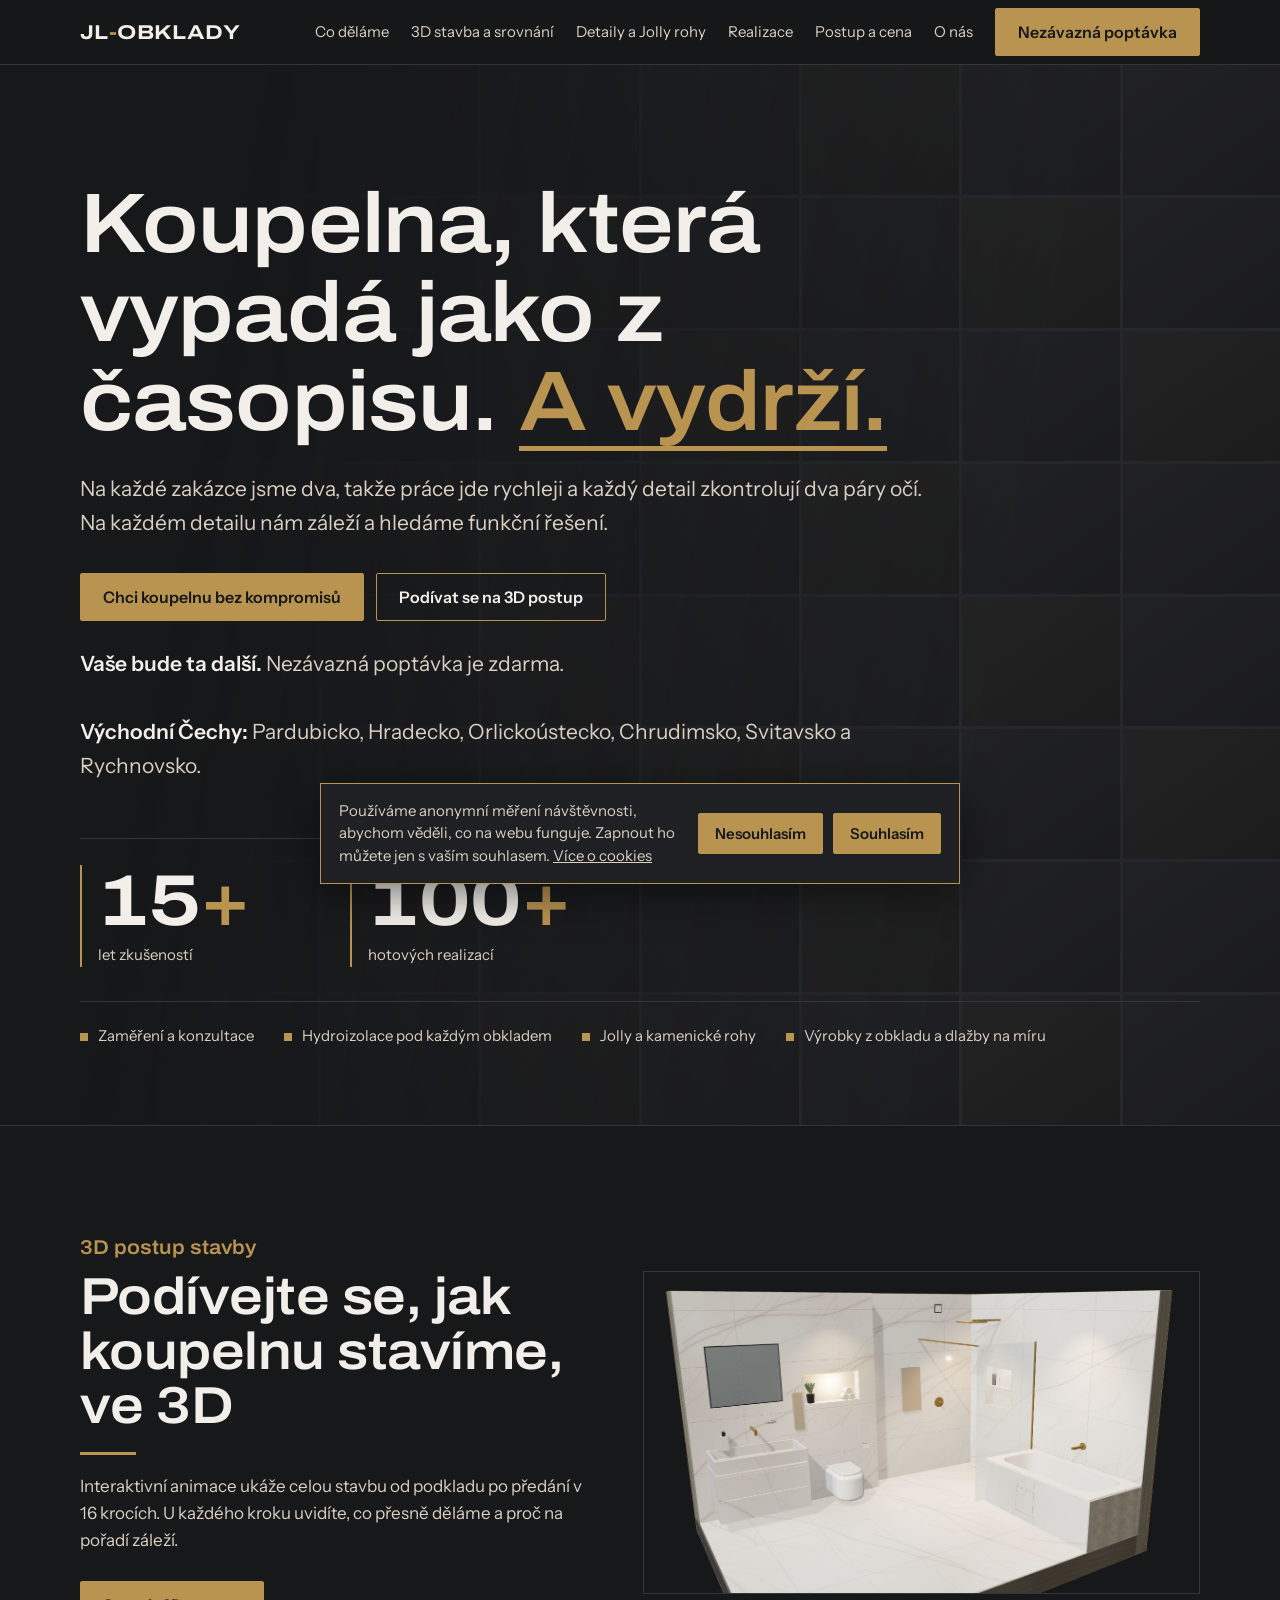
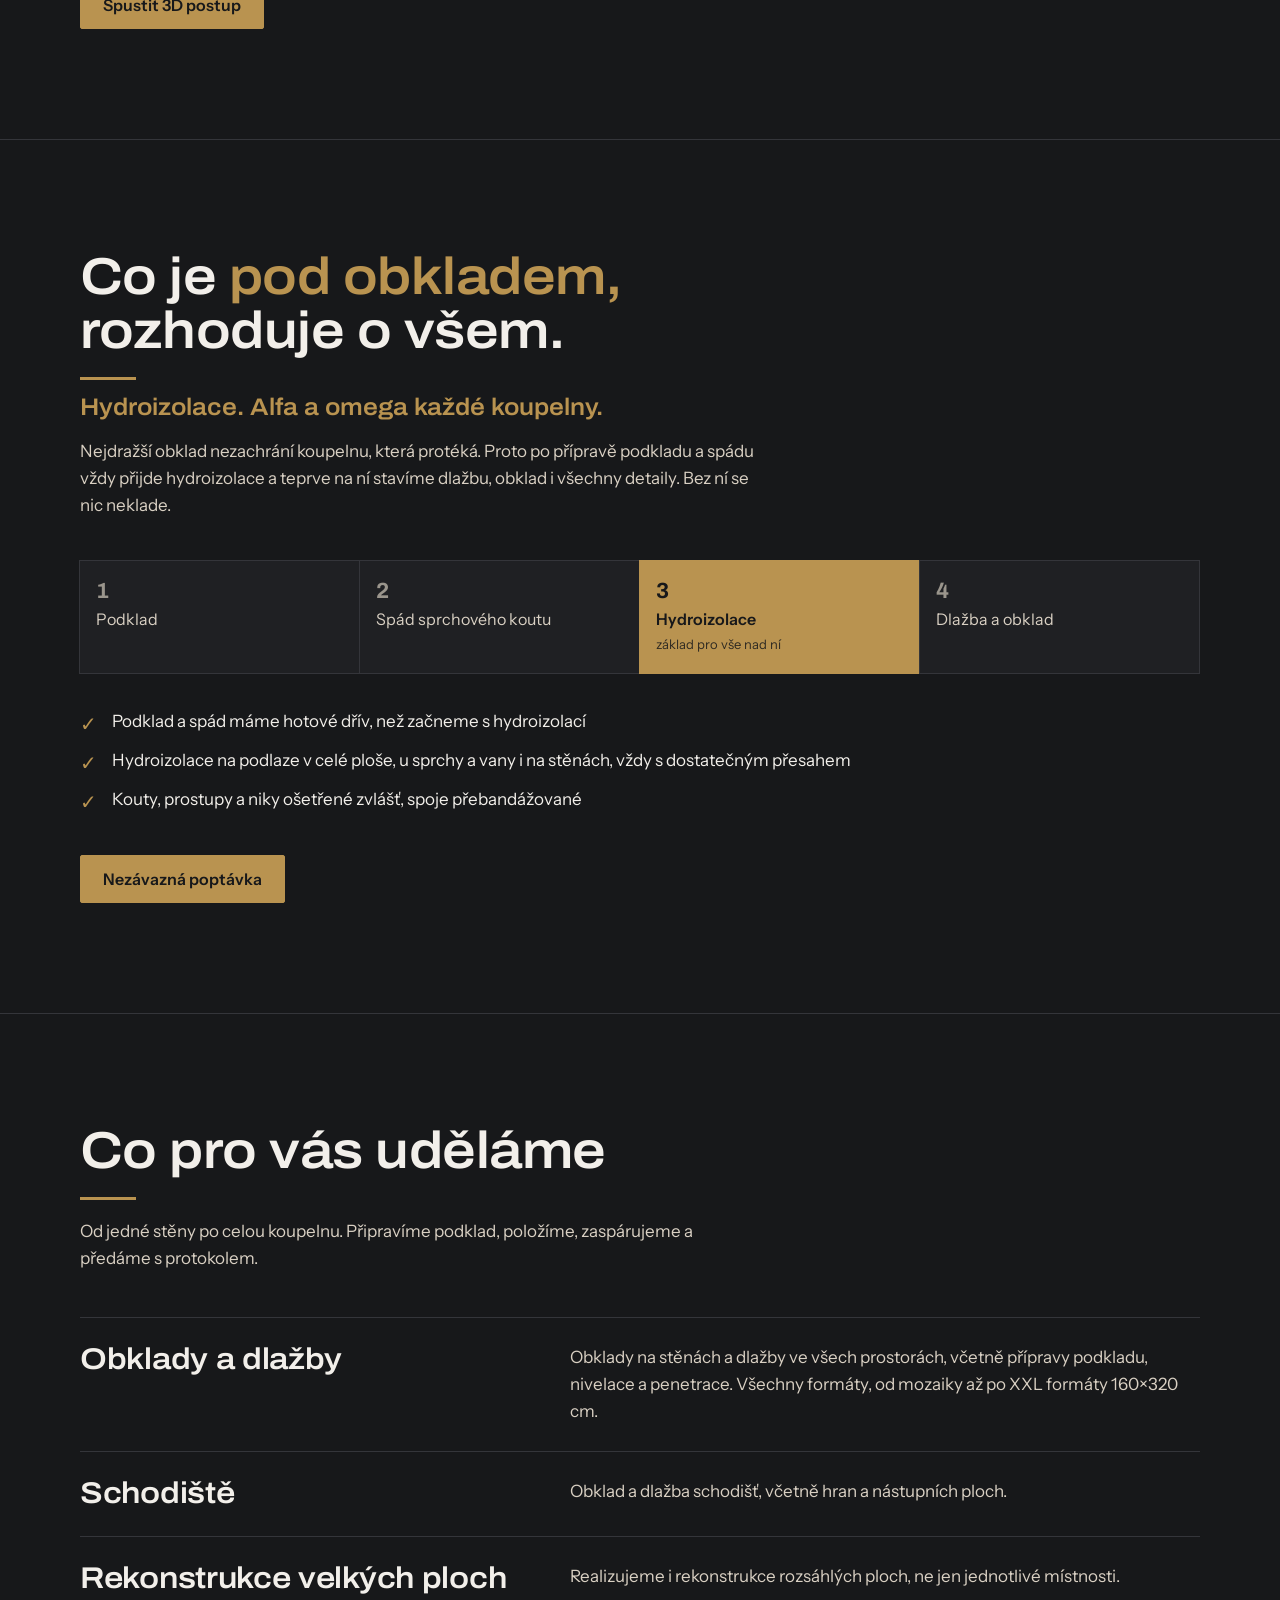
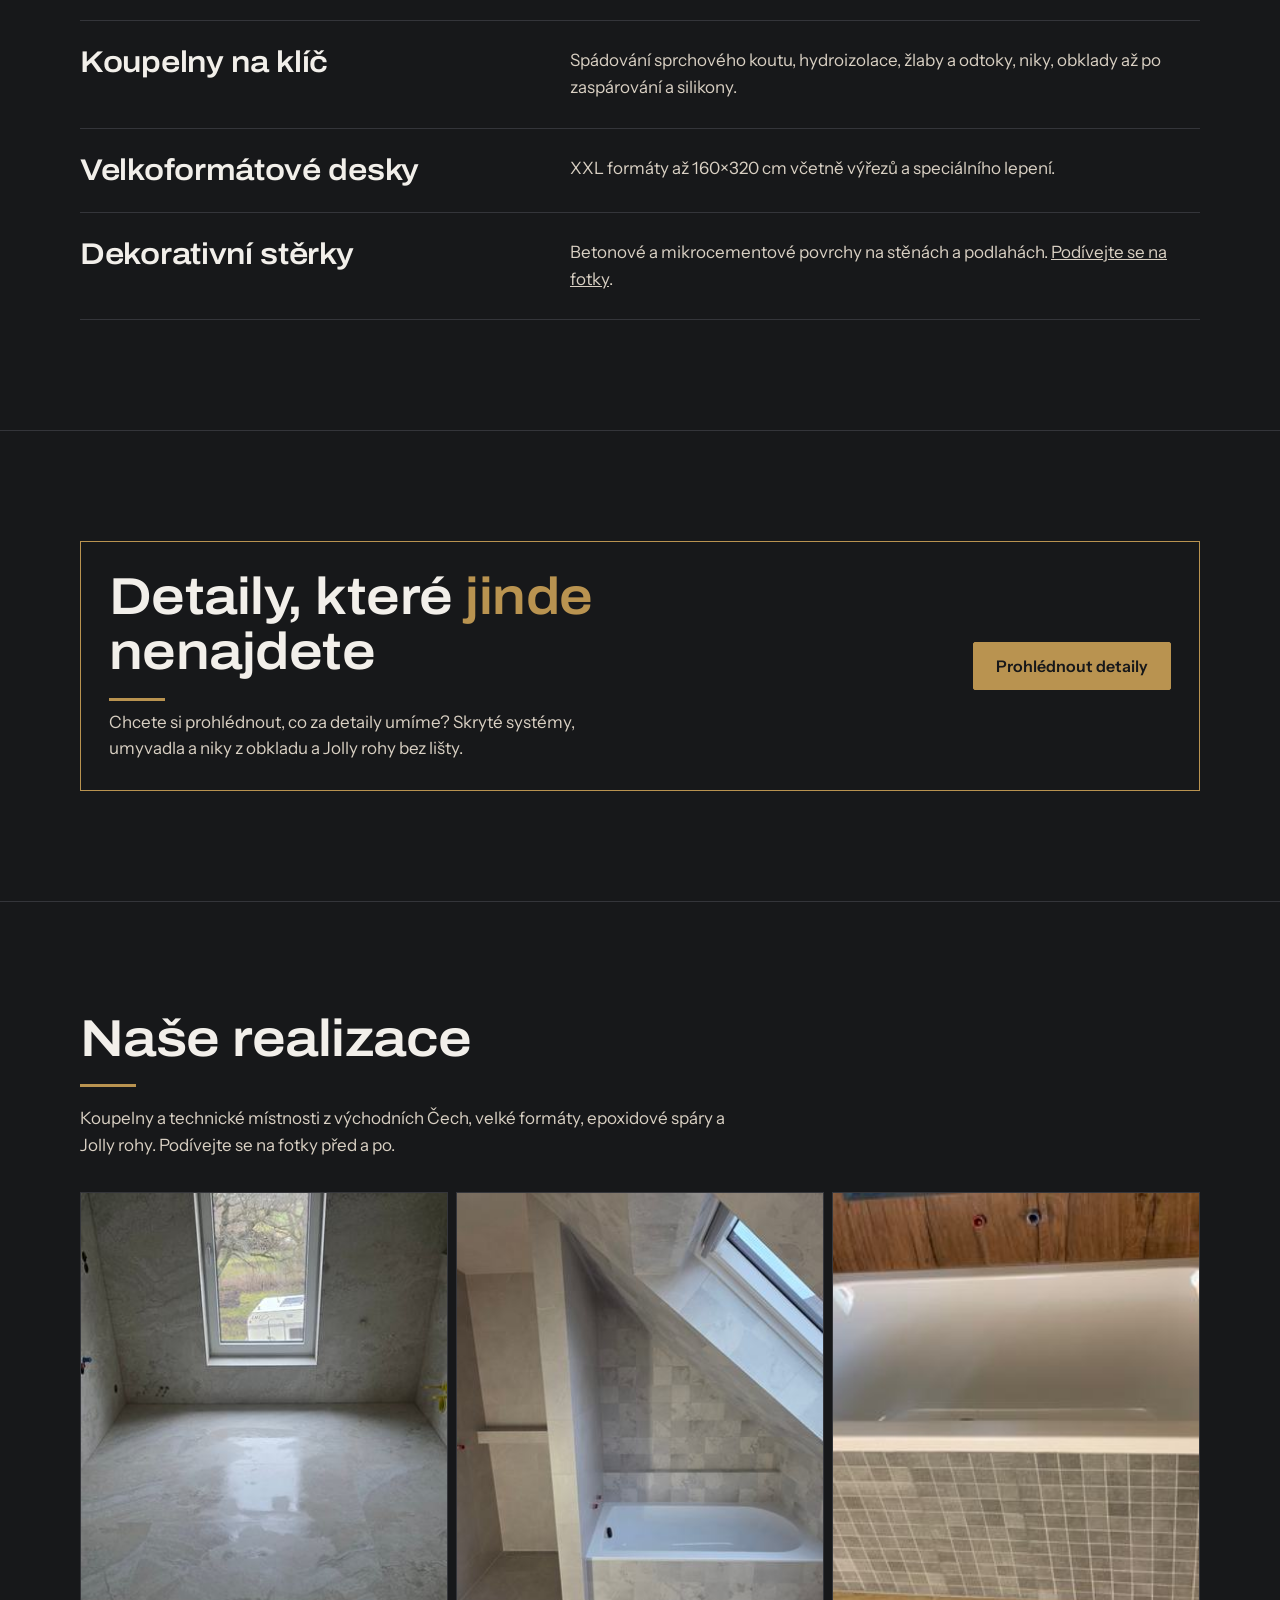
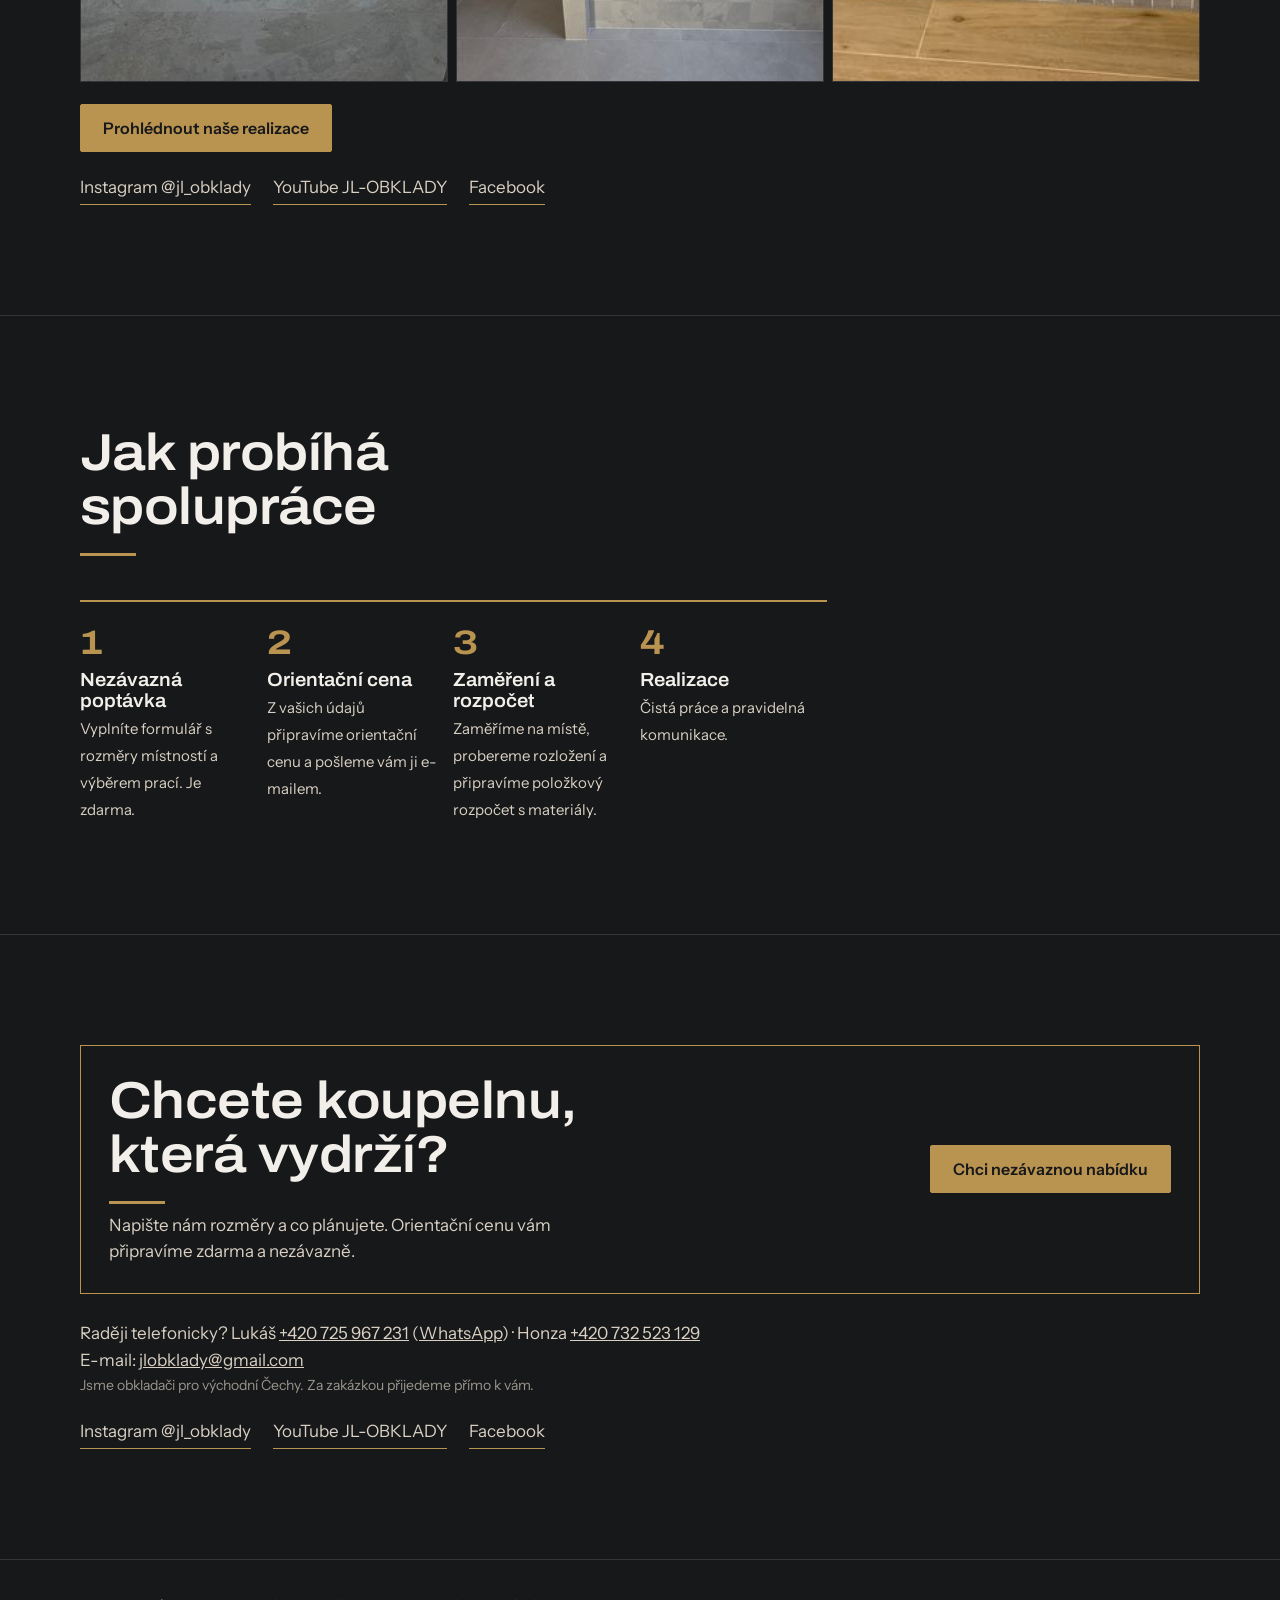
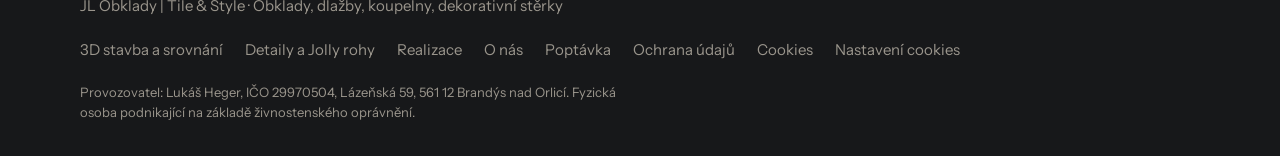
<file: index.html>
<!doctype html>
<html lang="cs">
<head>
<script src="/assets/gtm.js"></script>
<meta charset="utf-8">
<meta name="viewport" content="width=device-width,initial-scale=1">
<title>Obkladač pro východní Čechy – koupelny a dlažby | JL Obklady</title>
<meta name="description" content="Obkladač pro východní Čechy. Pokládka obkladů a dlažby, rekonstrukce koupelen, velkoformátové obklady, Jolly a kamenické rohy. Více než 15 let zkušeností, více než 100 realizací. Nezávazná poptávka zdarma.">
<link rel="canonical" href="https://jl-obklady-web.jlobklady.workers.dev/">
<meta name="robots" content="index,follow,max-image-preview:large">
<meta property="og:type" content="website"><meta property="og:locale" content="cs_CZ"><meta property="og:site_name" content="JL Obklady | Tile & Style">
<meta property="og:title" content="Obkladač pro východní Čechy – koupelny a dlažby"><meta property="og:description" content="Obkladač pro východní Čechy. Pokládka obkladů a dlažby, rekonstrukce koupelen, velkoformátové obklady, Jolly a kamenické rohy. Více než 15 let zkušeností, více než 100 realizací. Nezávazná poptávka zdarma."><meta property="og:url" content="https://jl-obklady-web.jlobklady.workers.dev/"><meta property="og:image" content="https://jl-obklady-web.jlobklady.workers.dev/assets/og.jpg">
<meta name="twitter:card" content="summary_large_image">
<meta name="theme-color" content="#17181a">
<script type="application/ld+json">{"@context": "https://schema.org", "@type": "HomeAndConstructionBusiness", "name": "JL Obklady | Tile & Style", "url": "https://jl-obklady-web.jlobklady.workers.dev/", "image": "https://jl-obklady-web.jlobklady.workers.dev/assets/og.jpg", "description": "Obkladač pro východní Čechy: pokládka obkladů a dlažby, rekonstrukce koupelen, velkoformátové obklady, schodiště, hydroizolace, skryté systémy z obkladu.", "email": "jlobklady@gmail.com", "telephone": ["+420725967231", "+420732523129"], "alternateName": "JL-OBKLADY", "slogan": "Koupelna, která vypadá jako z časopisu. A vydrží.", "areaServed": [{"@type": "AdministrativeArea", "name": "Pardubický kraj"}, {"@type": "AdministrativeArea", "name": "Královéhradecký kraj"}, {"@type": "AdministrativeArea", "name": "okres Pardubice"}, {"@type": "AdministrativeArea", "name": "okres Hradec Králové"}, {"@type": "AdministrativeArea", "name": "okres Ústí nad Orlicí"}, {"@type": "AdministrativeArea", "name": "okres Chrudim"}, {"@type": "AdministrativeArea", "name": "okres Svitavy"}, {"@type": "AdministrativeArea", "name": "okres Rychnov nad Kněžnou"}], "knowsAbout": ["obklady", "dlažby", "koupelny", "hydroizolace", "velkoformátové desky", "schodiště", "Jolly a kamenické rohy", "skryté systémy z obkladu"], "sameAs": ["https://www.instagram.com/jl_obklady", "https://youtube.com/@jl_obklady", "https://www.facebook.com/share/1KxSvnfTCf/"], "makesOffer": [{"@type": "Offer", "itemOffered": {"@type": "Service", "name": "Obklady a dlažby všech formátů"}}, {"@type": "Offer", "itemOffered": {"@type": "Service", "name": "Koupelny na klíč"}}, {"@type": "Offer", "itemOffered": {"@type": "Service", "name": "Hydroizolace"}}, {"@type": "Offer", "itemOffered": {"@type": "Service", "name": "Schodiště"}}, {"@type": "Offer", "itemOffered": {"@type": "Service", "name": "Rekonstrukce velkých ploch"}}, {"@type": "Offer", "itemOffered": {"@type": "Service", "name": "Skryté systémy a výrobky z obkladu"}}]}</script>
<link rel="stylesheet" href="/assets/fonts.css">
<link rel="stylesheet" href="/assets/site.css">
<style>.rgrid{display:grid;grid-template-columns:repeat(3,minmax(0,1fr));gap:8px;margin-top:32px}.rgrid a{display:block;aspect-ratio:3/4;overflow:hidden;border:1px solid var(--joint)}.rgrid img{width:100%;height:100%;object-fit:cover;display:block}@media(max-width:560px){.rgrid{grid-template-columns:1fr 1fr}.rgrid a:last-child{display:none}}</style></head>
<body>
<header><div class="wrap">
 <a class="logo" href="/">JL<b>-</b>OBKLADY</a>
 <button class="burger" id="burger" type="button" aria-expanded="false" aria-controls="menu"><span class="t1">Objevit více</span><span class="t2">Zavřít</span><svg viewBox="0 0 24 24" width="16" height="16" fill="none" stroke="currentColor" stroke-width="2.4" stroke-linecap="round" stroke-linejoin="round" aria-hidden="true"><path d="M5 9l7 7 7-7"/></svg></button>
 <nav id="menu" aria-label="Hlavní menu"><a href="/#sluzby">Co děláme</a><a href="/3d-stavba/">3D stavba a srovnání</a><a href="/detaily/">Detaily a Jolly rohy</a><a href="/realizace/">Realizace</a><a href="/#postup">Postup a cena</a><a href="/o-nas/">O nás</a><a href="/poptavka/" class="btn">Nezávazná poptávka</a></nav>
</div></header>

<main>
<div class="hero">
 <div class="floor" aria-hidden="true" id="floor"></div>
 <div class="wrap">
  <h1 class="lay"><span class="w" style="--i:0">Koupelna,</span> <span class="w" style="--i:1">která</span> <span class="w" style="--i:2">vypadá</span> <span class="w" style="--i:3">jako</span> <span class="w" style="--i:4">z</span> <span class="w" style="--i:5">časopisu.</span> <span class="em"><span class="w" style="--i:6">A</span> <span class="w" style="--i:7">vydrží.</span></span></h1>
  <p>Na každé zakázce jsme dva, takže práce jde rychleji a každý detail zkontrolují dva páry očí. Na každém detailu nám záleží a hledáme funkční řešení.</p>
  <div class="cta"><a class="btn" href="/poptavka/">Chci koupelnu bez kompromisů</a><a class="btn ghost" href="/3d-stavba/">Podívat se na 3D postup</a></div>
  <p class="trust"><b>Vaše bude ta další.</b> Nezávazná poptávka je zdarma.</p>
  <p class="area"><b>Východní Čechy:</b> Pardubicko, Hradecko, Orlickoústecko, Chrudimsko, Svitavsko a Rychnovsko.</p>
  <div class="stats" id="stats" style="grid-template-columns:repeat(2,minmax(0,1fr));max-width:520px">
   <div><span class="n"><span data-to="15">15</span><i>+</i></span><span class="t">let zkušeností</span></div>
   <div><span class="n"><span data-to="100">100</span><i>+</i></span><span class="t">hotových realizací</span></div>
  </div>
  <div class="facts" style="margin-top:34px"><span>Zaměření a konzultace</span><span>Hydroizolace pod každým obkladem</span><span>Jolly a kamenické rohy</span><span>Výrobky z obkladu a dlažby na míru</span></div>
 </div>
</div>

<section id="stavba"><div class="wrap tease">
 <div>
  <p class="kicker3 kick" style="font:600 clamp(16px,2vw,20px) var(--h);font-stretch:108%;color:var(--brass);margin:0 0 12px">3D postup stavby</p>
  <h2>Podívejte se, jak koupelnu stavíme, ve 3D</h2>
  <p class="lead">Interaktivní animace ukáže celou stavbu od podkladu po předání v 16 krocích. U každého kroku uvidíte, co přesně děláme a proč na pořadí záleží.</p>
  <div class="cta"><a class="btn" href="/3d-stavba/">Spustit 3D postup</a></div>
 </div>
 <a class="pic" href="/3d-stavba/" aria-label="Otevřít 3D postup stavby koupelny"><img src="/assets/3d-nahled.jpg" width="1170" height="675" loading="lazy" alt="Hotová 3D koupelna s velkoformátovým obkladem, umyvadlem z obkladu a sprchovým koutem"></a>
</div></section>

<section id="hydroizolace" class="hyd"><div class="wrap">
 <h2>Co je pod obkladem, rozhoduje o všem.</h2>
 <p class="kick">Hydroizolace. Alfa a omega každé koupelny.</p>
 <p class="lead">Nejdražší obklad nezachrání koupelnu, která protéká. Proto po přípravě podkladu a spádu vždy přijde hydroizolace a teprve na ní stavíme dlažbu, obklad i všechny detaily. Bez ní se nic neklade.</p>
 <ol class="order">
  <li>Podklad</li>
  <li>Spád sprchového koutu</li>
  <li class="key">Hydroizolace<small>základ pro vše nad ní</small></li>
  <li>Dlažba a obklad</li>
 </ol>
 <ul class="checks">
  <li>Podklad a spád máme hotové dřív, než začneme s hydroizolací</li>
  <li>Hydroizolace na podlaze v celé ploše, u sprchy a vany i na stěnách, vždy s dostatečným přesahem</li>
  <li>Kouty, prostupy a niky ošetřené zvlášť, spoje přebandážované</li>
 </ul>
 <p style="margin-top:30px"><a class="btn" href="/poptavka/">Nezávazná poptávka</a></p>
</div></section>

<section id="sluzby"><div class="wrap">
 <h2>Co pro vás uděláme</h2>
 <p class="lead">Od jedné stěny po celou koupelnu. Připravíme podklad, položíme, zaspárujeme a předáme s protokolem.</p>
 <div class="rows">
  <div class="row"><h3>Obklady a dlažby</h3><p>Obklady na stěnách a dlažby ve všech prostorách, včetně přípravy podkladu, nivelace a penetrace. Všechny formáty, od mozaiky až po XXL formáty 160×320 cm.</p></div>
  <div class="row"><h3>Schodiště</h3><p>Obklad a dlažba schodišť, včetně hran a nástupních ploch.</p></div>
  <div class="row"><h3>Rekonstrukce velkých ploch</h3><p>Realizujeme i rekonstrukce rozsáhlých ploch, ne jen jednotlivé místnosti.</p></div>
  <div class="row"><h3>Koupelny na klíč</h3><p>Spádování sprchového koutu, hydroizolace, žlaby a odtoky, niky, obklady až po zaspárování a silikony.</p></div>
  <div class="row"><h3>Velkoformátové desky</h3><p>XXL formáty až 160×320 cm včetně výřezů a speciálního lepení.</p></div>
  <div class="row"><h3>Dekorativní stěrky</h3><p>Betonové a mikrocementové povrchy na stěnách a podlahách. <a href="/realizace/#sterky">Podívejte se na fotky</a>.</p></div>
 </div>
</div></section>

<section id="prednosti"><div class="wrap">
 <div class="cta-band" style="margin-top:0"><div><h2 style="margin:0 0 8px">Detaily, které jinde nenajdete</h2><p style="margin:0;font:400 17px/1.55 var(--b);max-width:46ch;color:var(--stone)">Chcete si prohlédnout, co za detaily umíme? Skryté systémy, umyvadla a niky z obkladu a Jolly rohy bez lišty.</p></div><a class="btn" href="/detaily/">Prohlédnout detaily</a></div>
</div></section>

<section id="realizace"><div class="wrap">
 <h2>Naše realizace</h2>
 <p class="lead">Koupelny a technické místnosti z východních Čech, velké formáty, epoxidové spáry a Jolly rohy. Podívejte se na fotky před a po.</p>
 <div class="rgrid">
  <a href="/realizace/#t1"><img src="/assets/real/t1-4-t.jpg" alt="Koupelna Tisová, obklad 120×120 cm" loading="lazy"></a>
  <a href="/realizace/#rv"><img src="/assets/real/rv-10-t.jpg" alt="Koupelna v podkroví, Rviště" loading="lazy"></a>
  <a href="/realizace/#u2"><img src="/assets/real/u2-4-t.jpg" alt="Koupelna Ústí nad Orlicí, dekor dřeva a mozaika" loading="lazy"></a>
 </div>
 <p style="margin-top:22px"><a class="btn" href="/realizace/">Prohlédnout naše realizace</a></p>
 <p class="social"><a href="https://www.instagram.com/jl_obklady" target="_blank" rel="noopener">Instagram @jl_obklady</a><a href="https://youtube.com/@jl_obklady" target="_blank" rel="noopener">YouTube JL-OBKLADY</a><a href="https://www.facebook.com/share/1KxSvnfTCf/" target="_blank" rel="noopener">Facebook</a></p>
</div></section>

<section id="postup"><div class="wrap">
 <h2>Jak probíhá spolupráce</h2>
 <ol class="steps" style="padding:0">
  <li><b>Nezávazná poptávka</b><span>Vyplníte formulář s rozměry místností a výběrem prací. Je zdarma.</span></li>
  <li><b>Orientační cena</b><span>Z vašich údajů připravíme orientační cenu a pošleme vám ji e-mailem.</span></li>
  <li><b>Zaměření a rozpočet</b><span>Zaměříme na místě, probereme rozložení a připravíme položkový rozpočet s materiály.</span></li>
  <li><b>Realizace</b><span>Čistá práce a pravidelná komunikace.</span></li>
  <li><b>Předání</b><span>Předávací protokol a záruka.</span></li>
 </ol>
</div></section>

<section id="kontakt"><div class="wrap">
 <div class="cta-band" style="margin-top:0"><div><h2 style="margin:0 0 8px">Chcete koupelnu, která vydrží?</h2><p style="margin:0;font:400 17px/1.55 var(--b);max-width:44ch;color:var(--stone)">Napište nám rozměry a co plánujete. Orientační cenu vám připravíme zdarma a nezávazně.</p></div><a class="btn" href="/poptavka/">Chci nezávaznou nabídku</a></div>
 <p class="lead" style="margin-top:26px">Raději telefonicky? Lukáš <a href="tel:+420725967231">+420 725 967 231</a> (<a href="https://wa.me/420725967231" target="_blank" rel="noopener" data-track="whatsapp">WhatsApp</a>) · Honza <a href="tel:+420732523129">+420 732 523 129</a><br>E-mail: <a href="mailto:jlobklady@gmail.com">jlobklady@gmail.com</a></p>
 <p class="small">Jsme obkladači pro východní Čechy. Za zakázkou přijedeme přímo k vám.</p>
 <p class="social"><a href="https://www.instagram.com/jl_obklady" target="_blank" rel="noopener">Instagram @jl_obklady</a><a href="https://youtube.com/@jl_obklady" target="_blank" rel="noopener">YouTube JL-OBKLADY</a><a href="https://www.facebook.com/share/1KxSvnfTCf/" target="_blank" rel="noopener">Facebook</a></p>
</div></section>
</main>
<footer><div class="wrap"><span>JL Obklady | Tile & Style · Obklady, dlažby, koupelny, dekorativní stěrky</span><nav aria-label="Odkazy"><a href="/3d-stavba/">3D stavba a srovnání</a><a href="/detaily/">Detaily a Jolly rohy</a><a href="/realizace/">Realizace</a><a href="/o-nas/">O nás</a><a href="/poptavka/">Poptávka</a><a href="/ochrana-udaju/">Ochrana údajů</a><a href="/cookies/">Cookies</a></nav><p class="fid">Provozovatel: Lukáš Heger, IČO 29970504, Lázeňská 59, 561 12 Brandýs nad Orlicí. Fyzická osoba podnikající na základě živnostenského oprávnění.</p></div></footer>
<div class="call" id="call"><div class="call-menu" id="callMenu"><a href="tel:+420725967231">Lukáš<small>+420 725 967 231</small></a><a href="tel:+420732523129">Honza<small>+420 732 523 129</small></a><a href="https://wa.me/420725967231" target="_blank" rel="noopener" data-track="whatsapp">WhatsApp<small>napsat zprávu</small></a></div><button type="button" class="btn" id="callBtn" aria-expanded="false" aria-controls="callMenu">Zavolat</button></div>
<script src="/assets/site.js" defer></script>
<script>
const f=document.getElementById('floor');for(let i=0;i<64;i++){const t=document.createElement('i');t.style.animationDelay=(i%8*70+Math.floor(i/8)*45)+'ms';f.appendChild(t)}


(function(){var box=document.getElementById('stats');if(!box)return;var els=box.querySelectorAll('[data-to]');
 var reduce=window.matchMedia&&matchMedia('(prefers-reduced-motion:reduce)').matches;
 if(reduce||!('IntersectionObserver' in window))return;
 els.forEach(function(e){e.textContent='0'});
 function run(){els.forEach(function(e){var to=+e.getAttribute('data-to'),t0=null,dur=1700;
  function step(t){if(t0===null)t0=t;var k=Math.min((t-t0)/dur,1),v=1-Math.pow(1-k,3);e.textContent=Math.round(to*v);if(k<1)requestAnimationFrame(step)}
  requestAnimationFrame(step)})}
 var io=new IntersectionObserver(function(en){if(en[0].isIntersecting){io.disconnect();run()}},{threshold:.4});io.observe(box);
})();
</script>
<script src="/assets/spoluprace.js" defer></script>
<script src="/assets/nadpisy.js" defer></script>
</body>
</html>
</file>
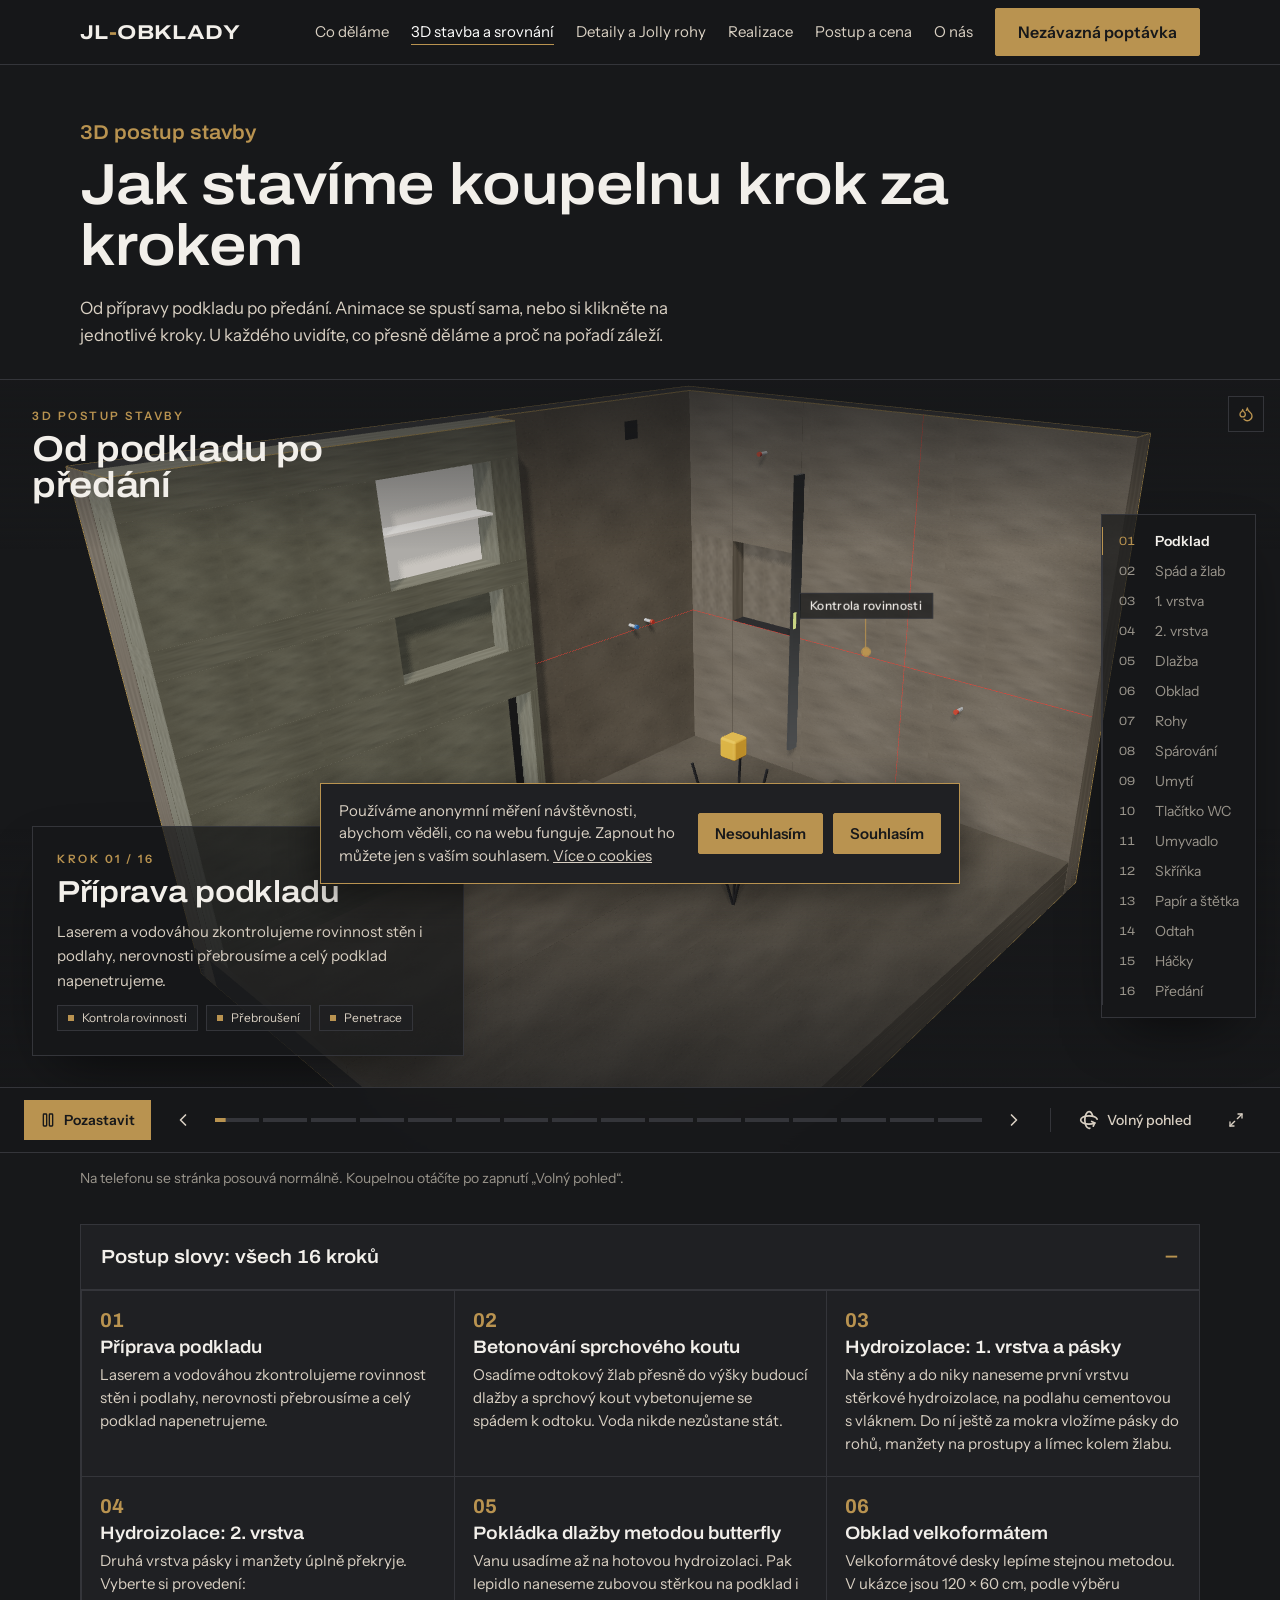
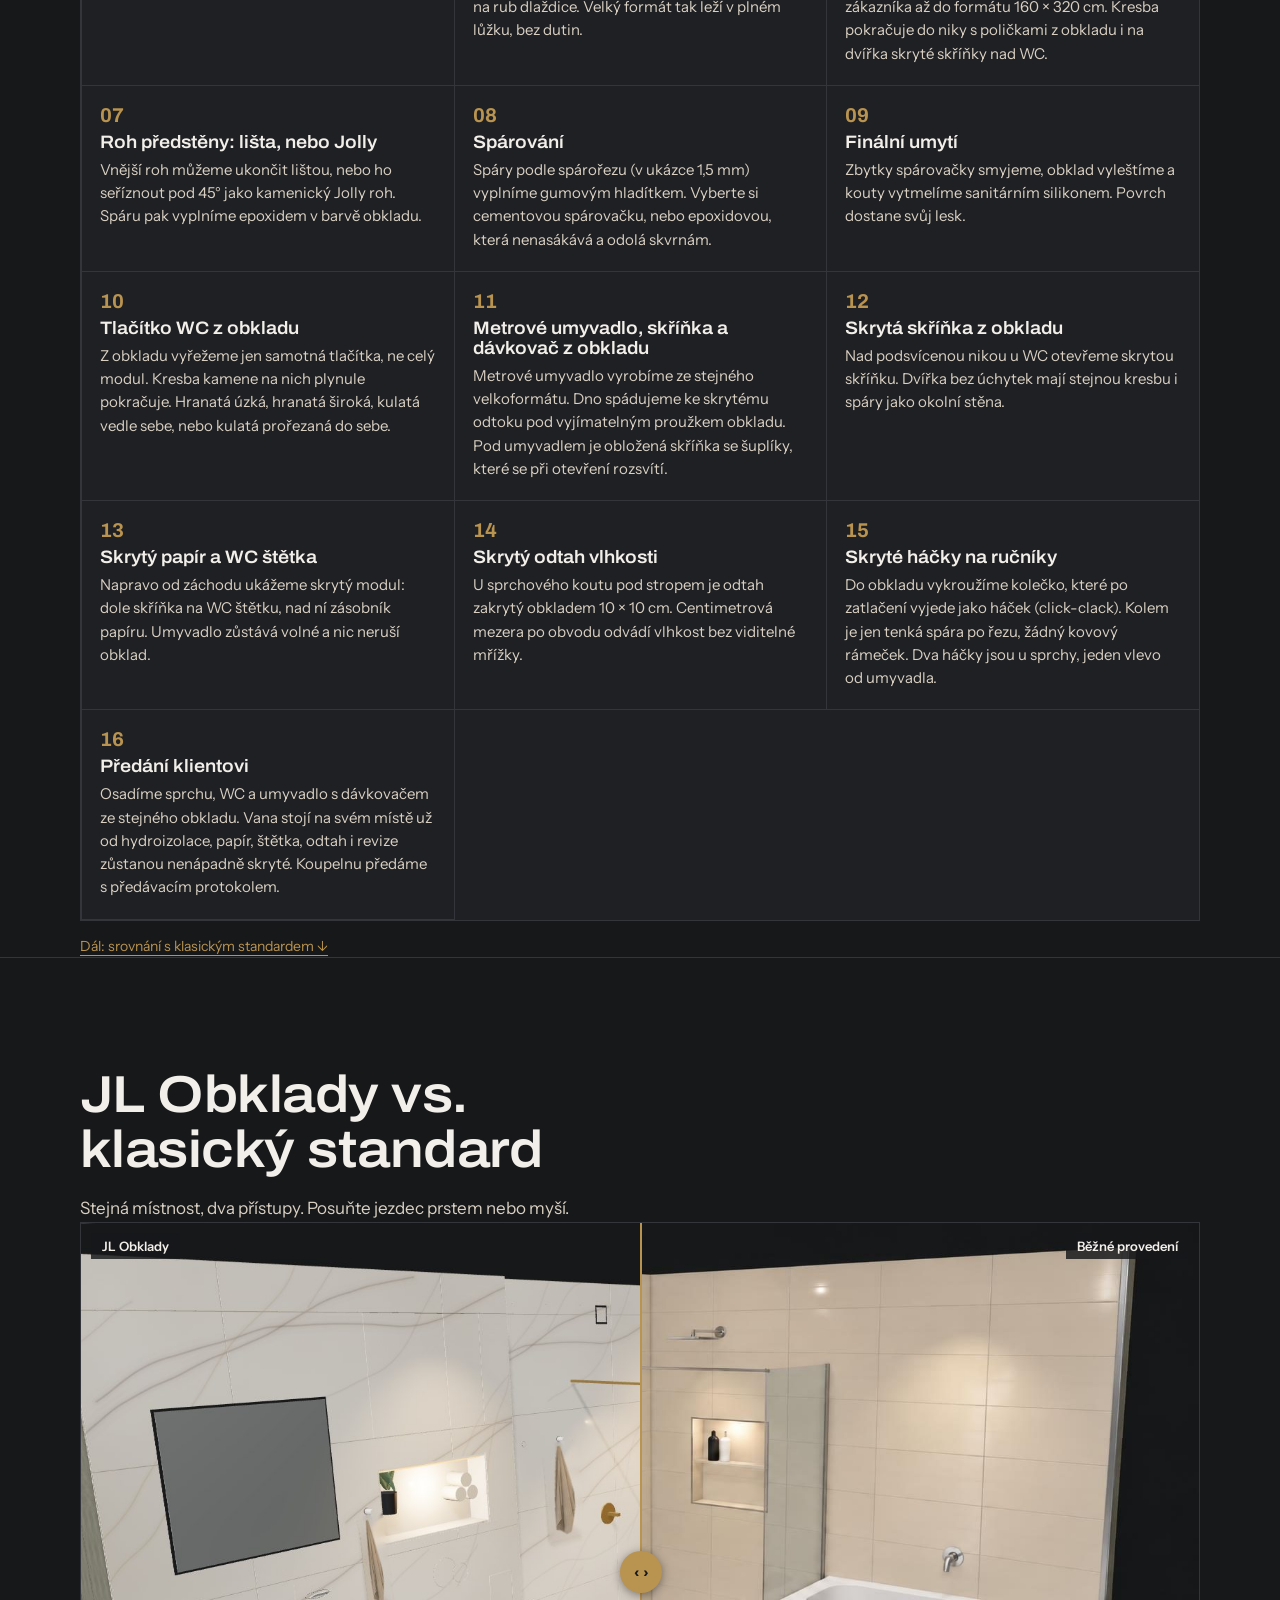
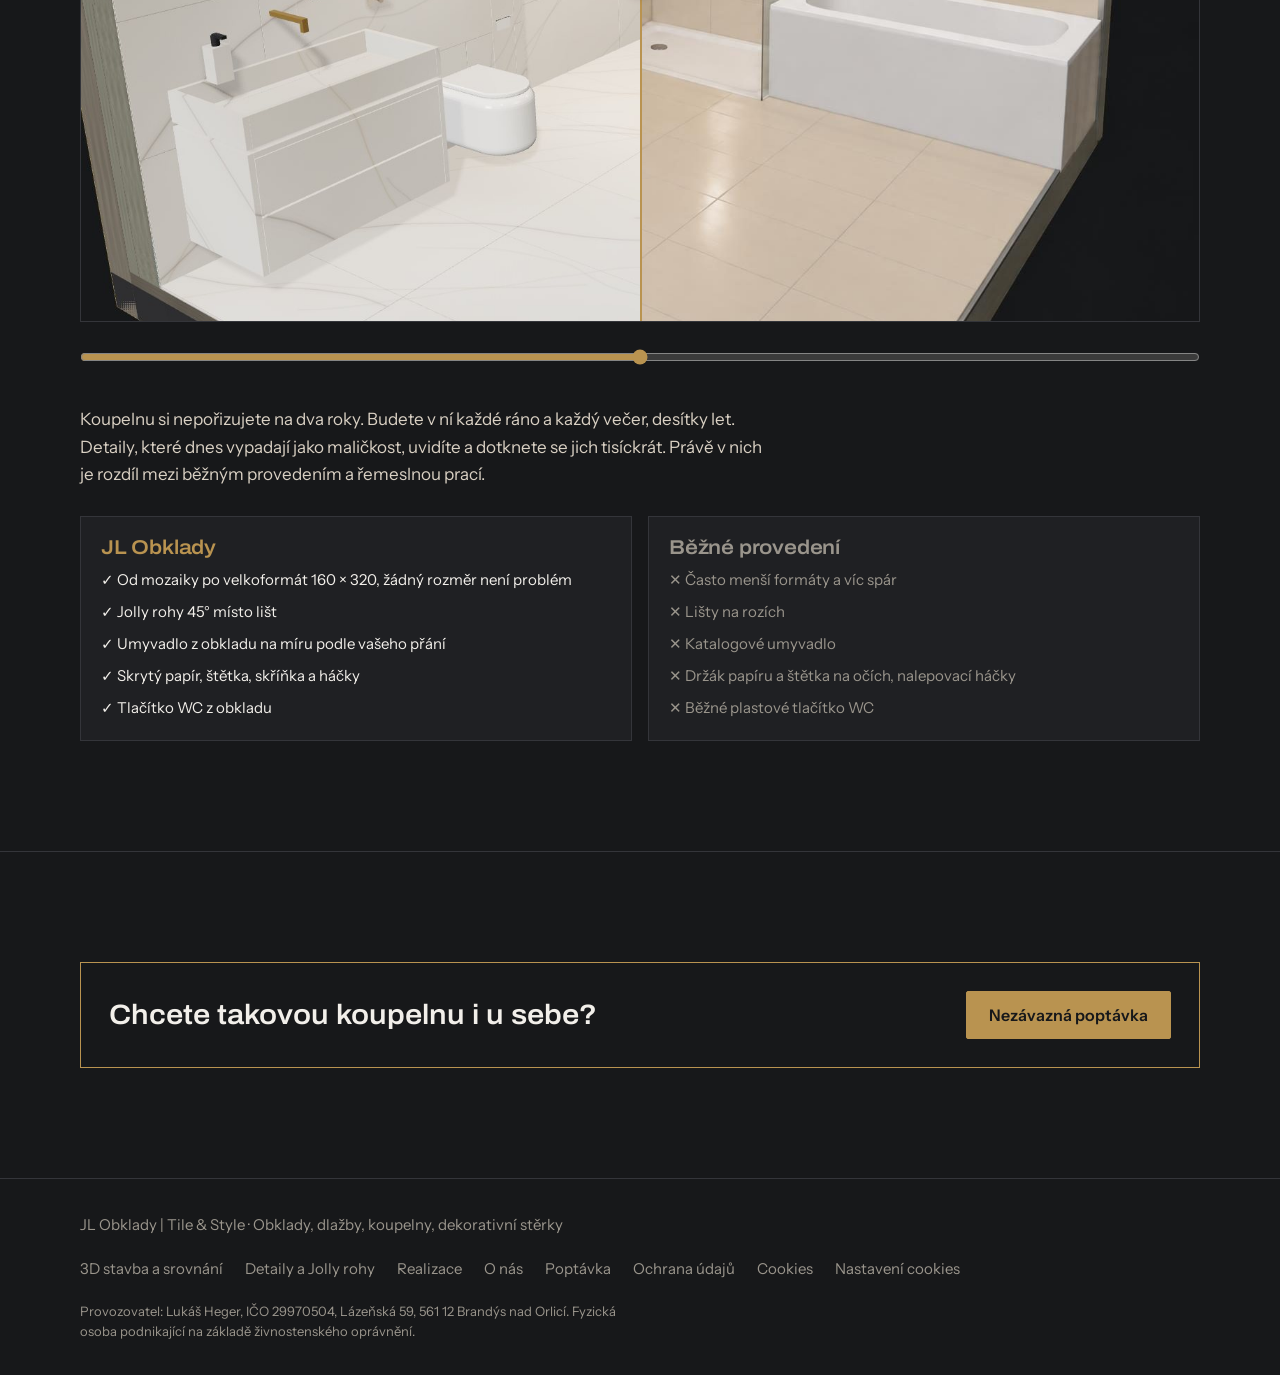
<file: 3d-stavba/index.html>
<!doctype html>
<html lang="cs">
<head>
<script src="/assets/gtm.js"></script>
<meta charset="utf-8">
<meta name="viewport" content="width=device-width,initial-scale=1">
<title>3D postup stavby koupelny krok za krokem | JL Obklady</title>
<meta name="description" content="Interaktivní 3D animace stavby koupelny od přípravy podkladu a hydroizolace po obklad, Jolly rohy, skryté detaily z obkladu a předání. JL-OBKLADY, východní Čechy.">
<link rel="canonical" href="https://jl-obklady-web.jlobklady.workers.dev/3d-stavba/">
<meta name="robots" content="index,follow,max-image-preview:large">
<meta property="og:type" content="website"><meta property="og:locale" content="cs_CZ"><meta property="og:site_name" content="JL Obklady | Tile & Style">
<meta property="og:title" content="3D postup stavby koupelny krok za krokem"><meta property="og:description" content="Interaktivní 3D animace stavby koupelny od přípravy podkladu a hydroizolace po obklad, Jolly rohy, skryté detaily z obkladu a předání. JL-OBKLADY, východní Čechy."><meta property="og:url" content="https://jl-obklady-web.jlobklady.workers.dev/3d-stavba/"><meta property="og:image" content="https://jl-obklady-web.jlobklady.workers.dev/assets/og.jpg">
<meta name="twitter:card" content="summary_large_image">
<meta name="theme-color" content="#17181a">
<link rel="stylesheet" href="/assets/fonts.css">
<link rel="stylesheet" href="/assets/site.css">
</head>
<body>
<header><div class="wrap">
 <a class="logo" href="/">JL<b>-</b>OBKLADY</a>
 <button class="burger" id="burger" type="button" aria-expanded="false" aria-controls="menu"><span class="t1">Objevit více</span><span class="t2">Zavřít</span><svg viewBox="0 0 24 24" width="16" height="16" fill="none" stroke="currentColor" stroke-width="2.4" stroke-linecap="round" stroke-linejoin="round" aria-hidden="true"><path d="M5 9l7 7 7-7"/></svg></button>
 <nav id="menu" aria-label="Hlavní menu"><a href="/#sluzby">Co děláme</a><a href="/3d-stavba/" aria-current="page">3D stavba a srovnání</a><a href="/detaily/">Detaily a Jolly rohy</a><a href="/realizace/">Realizace</a><a href="/#postup">Postup a cena</a><a href="/o-nas/">O nás</a><a href="/poptavka/" class="btn">Nezávazná poptávka</a></nav>
</div></header>

<main>
<div class="wrap sub-hero">
 <p class="kick" style="font:600 clamp(16px,2vw,20px) var(--h);font-stretch:108%;color:var(--brass);margin:0 0 12px">3D postup stavby</p>
 <h1>Jak stavíme koupelnu krok za krokem</h1>
 <p class="lead">Od přípravy podkladu po předání. Animace se spustí sama, nebo si klikněte na jednotlivé kroky. U každého uvidíte, co přesně děláme a proč na pořadí záleží.</p>
</div>
<div class="stavba page" id="stavbaBox">
 <iframe id="stavbaFrame" data-src="/stavba/" title="3D postup stavby koupelny od podkladu po předání" allow="fullscreen"></iframe>
 <div class="poster"><p>Interaktivní 3D animace, která ukazuje celou stavbu koupelny.</p><button type="button" class="btn" id="stavbaGo">Spustit 3D animaci</button><noscript><p>Pro animaci je potřeba JavaScript. Postup najdete v seznamu níže.</p></noscript></div>
</div>
<div class="wrap">
 <p class="hint">Na telefonu se stránka posouvá normálně. Koupelnou otáčíte po zapnutí „Volný pohled“.</p>
 <details class="steps-d" id="stepsD"><summary>Postup slovy: všech 16 kroků</summary>
 <ol class="steps3d" aria-label="Postup stavby koupelny">
  <li><b>Příprava podkladu</b><span>Laserem a vodováhou zkontrolujeme rovinnost stěn i podlahy, nerovnosti přebrousíme a celý podklad napenetrujeme.</span></li>
  <li><b>Betonování sprchového koutu</b><span>Osadíme odtokový žlab přesně do výšky budoucí dlažby a sprchový kout vybetonujeme se spádem k odtoku. Voda nikde nezůstane stát.</span></li>
  <li><b>Hydroizolace: 1. vrstva a pásky</b><span>Na stěny a do niky naneseme první vrstvu stěrkové hydroizolace, na podlahu cementovou s vláknem. Do ní ještě za mokra vložíme pásky do rohů, manžety na prostupy a límec kolem žlabu.</span></li>
  <li><b>Hydroizolace: 2. vrstva</b><span>Druhá vrstva pásky i manžety úplně překryje. Vyberte si provedení:</span></li>
  <li><b>Pokládka dlažby metodou butterfly</b><span>Vanu usadíme až na hotovou hydroizolaci. Pak lepidlo naneseme zubovou stěrkou na podklad i na rub dlaždice. Velký formát tak leží v plném lůžku, bez dutin.</span></li>
  <li><b>Obklad velkoformátem</b><span>Velkoformátové desky lepíme stejnou metodou. V ukázce jsou 120 × 60 cm, podle výběru zákazníka až do formátu 160 × 320 cm. Kresba pokračuje do niky s poličkami z obkladu i na dvířka skryté skříňky nad WC.</span></li>
  <li><b>Roh předstěny: lišta, nebo Jolly</b><span>Vnější roh můžeme ukončit lištou, nebo ho seříznout pod 45° jako kamenický Jolly roh. Spáru pak vyplníme epoxidem v barvě obkladu.</span></li>
  <li><b>Spárování</b><span>Spáry podle spárořezu (v ukázce 1,5 mm) vyplníme gumovým hladítkem. Vyberte si cementovou spárovačku, nebo epoxidovou, která nenasákává a odolá skvrnám.</span></li>
  <li><b>Finální umytí</b><span>Zbytky spárovačky smyjeme, obklad vyleštíme a kouty vytmelíme sanitárním silikonem. Povrch dostane svůj lesk.</span></li>
  <li><b>Tlačítko WC z obkladu</b><span>Z obkladu vyřežeme jen samotná tlačítka, ne celý modul. Kresba kamene na nich plynule pokračuje. Hranatá úzká, hranatá široká, kulatá vedle sebe, nebo kulatá prořezaná do sebe.</span></li>
  <li><b>Metrové umyvadlo, skříňka a dávkovač z obkladu</b><span>Metrové umyvadlo vyrobíme ze stejného velkoformátu. Dno spádujeme ke skrytému odtoku pod vyjímatelným proužkem obkladu. Pod umyvadlem je obložená skříňka se šuplíky, které se při otevření rozsvítí.</span></li>
  <li><b>Skrytá skříňka z obkladu</b><span>Nad podsvícenou nikou u WC otevřeme skrytou skříňku. Dvířka bez úchytek mají stejnou kresbu i spáry jako okolní stěna.</span></li>
  <li><b>Skrytý papír a WC štětka</b><span>Napravo od záchodu ukážeme skrytý modul: dole skříňka na WC štětku, nad ní zásobník papíru. Umyvadlo zůstává volné a nic neruší obklad.</span></li>
  <li><b>Skrytý odtah vlhkosti</b><span>U sprchového koutu pod stropem je odtah zakrytý obkladem 10 × 10 cm. Centimetrová mezera po obvodu odvádí vlhkost bez viditelné mřížky.</span></li>
  <li><b>Skryté háčky na ručníky</b><span>Do obkladu vykroužíme kolečko, které po zatlačení vyjede jako háček (click-clack). Kolem je jen tenká spára po řezu, žádný kovový rámeček. Dva háčky jsou u sprchy, jeden vlevo od umyvadla.</span></li>
  <li><b>Předání klientovi</b><span>Osadíme sprchu, WC a umyvadlo s dávkovačem ze stejného obkladu. Vana stojí na svém místě už od hydroizolace, papír, štětka, odtah i revize zůstanou nenápadně skryté. Koupelnu předáme s předávacím protokolem.</span></li>
 </ol>
 </details>
 <p class="hint" style="margin-top:14px"><a class="more-link" style="margin-top:0" href="#srovnani">Dál: srovnání s klasickým standardem ↓</a></p>
</div>
<section id="srovnani"><div class="wrap">
 <h2>JL Obklady vs. klasický standard</h2>
 <p class="lead">Stejná místnost, dva přístupy. <span id="cmpHint">Posuňte jezdec prstem nebo myší.</span></p>
 <div class="cmpbox" id="cmpBox">
  <img src="/assets/srovnani-standard.jpg" width="1600" height="1000" alt="Běžné provedení: koupelna s lištami, plastovým tlačítkem a viditelnými doplňky" draggable="false">
  <img class="ours" id="cmpOurs" src="/assets/srovnani-nas.jpg" width="1600" height="1000" alt="Koupelna JL-OBKLADY z velkoformátu se skrytými detaily" draggable="false">
  <span class="tag l" id="tagL">JL Obklady</span><span class="tag r" id="tagR">Běžné provedení</span>
  <div class="handle" id="cmpH"><i>‹ ›</i></div>
 </div>
 <input type="range" id="cmpR" min="0" max="100" step="0.5" value="50" aria-label="Posuvník srovnání">
 <p class="lead" style="margin-top:28px">Koupelnu si nepořizujete na dva roky. Budete v ní každé ráno a každý večer, desítky let. Detaily, které dnes vypadají jako maličkost, uvidíte a dotknete se jich tisíckrát. Právě v nich je rozdíl mezi běžným provedením a řemeslnou prací.</p>
 <div class="cmp2">
  <div class="us"><h2>JL Obklady</h2><ul><li>✓ Od mozaiky po velkoformát 160 × 320, žádný rozměr není problém</li><li>✓ Jolly rohy 45° místo lišt</li><li>✓ Umyvadlo z obkladu na míru podle vašeho přání</li><li>✓ Skrytý papír, štětka, skříňka a háčky</li><li>✓ Tlačítko WC z obkladu</li></ul></div>
  <div class="them"><h2>Běžné provedení</h2><ul><li>✕ Často menší formáty a víc spár</li><li>✕ Lišty na rozích</li><li>✕ Katalogové umyvadlo</li><li>✕ Držák papíru a štětka na očích, nalepovací háčky</li><li>✕ Běžné plastové tlačítko WC</li></ul></div>
 </div>
</div></section>
<section><div class="wrap"><div class="cta-band" style="margin-top:0"><p>Chcete takovou koupelnu i u sebe?</p><a class="btn" href="/poptavka/">Nezávazná poptávka</a></div></div></section>
</main>
<footer><div class="wrap"><span>JL Obklady | Tile & Style · Obklady, dlažby, koupelny, dekorativní stěrky</span><nav aria-label="Odkazy"><a href="/3d-stavba/">3D stavba a srovnání</a><a href="/detaily/">Detaily a Jolly rohy</a><a href="/realizace/">Realizace</a><a href="/o-nas/">O nás</a><a href="/poptavka/">Poptávka</a><a href="/ochrana-udaju/">Ochrana údajů</a><a href="/cookies/">Cookies</a></nav><p class="fid">Provozovatel: Lukáš Heger, IČO 29970504, Lázeňská 59, 561 12 Brandýs nad Orlicí. Fyzická osoba podnikající na základě živnostenského oprávnění.</p></div></footer>
<div class="call" id="call"><div class="call-menu" id="callMenu"><a href="tel:+420725967231">Lukáš<small>+420 725 967 231</small></a><a href="tel:+420732523129">Honza<small>+420 732 523 129</small></a><a href="https://wa.me/420725967231" target="_blank" rel="noopener" data-track="whatsapp">WhatsApp<small>napsat zprávu</small></a></div><button type="button" class="btn" id="callBtn" aria-expanded="false" aria-controls="callMenu">Zavolat</button></div>
<script src="/assets/site.js" defer></script>
<script>
(function(){
 var box=document.getElementById('stavbaBox'),f=document.getElementById('stavbaFrame'),go=document.getElementById('stavbaGo');
 function load(){if(!f.getAttribute('src')){f.setAttribute('src',f.getAttribute('data-src'))}box.classList.add('on')}
 if(go)go.addEventListener('click',load);
 var save=navigator.connection&&navigator.connection.saveData;
 if('IntersectionObserver' in window){ if(!save){var o=new IntersectionObserver(function(e){if(e[0].isIntersecting){load();o.disconnect()}},{rootMargin:'200px'});o.observe(box)} }
 else if(!save){load()}
 var c=document.getElementById('call');if(c&&'IntersectionObserver' in window)new IntersectionObserver(function(e){c.classList.toggle('hide',e[0].intersectionRatio>0.5)},{threshold:[0,.5,1]}).observe(box);
 var d=document.getElementById('stepsD'); if(d&&window.matchMedia&&matchMedia('(min-width:761px)').matches)d.open=true;
})();
</script>
<script src="/assets/postup.js" defer></script>
</body>
</html>
</file>
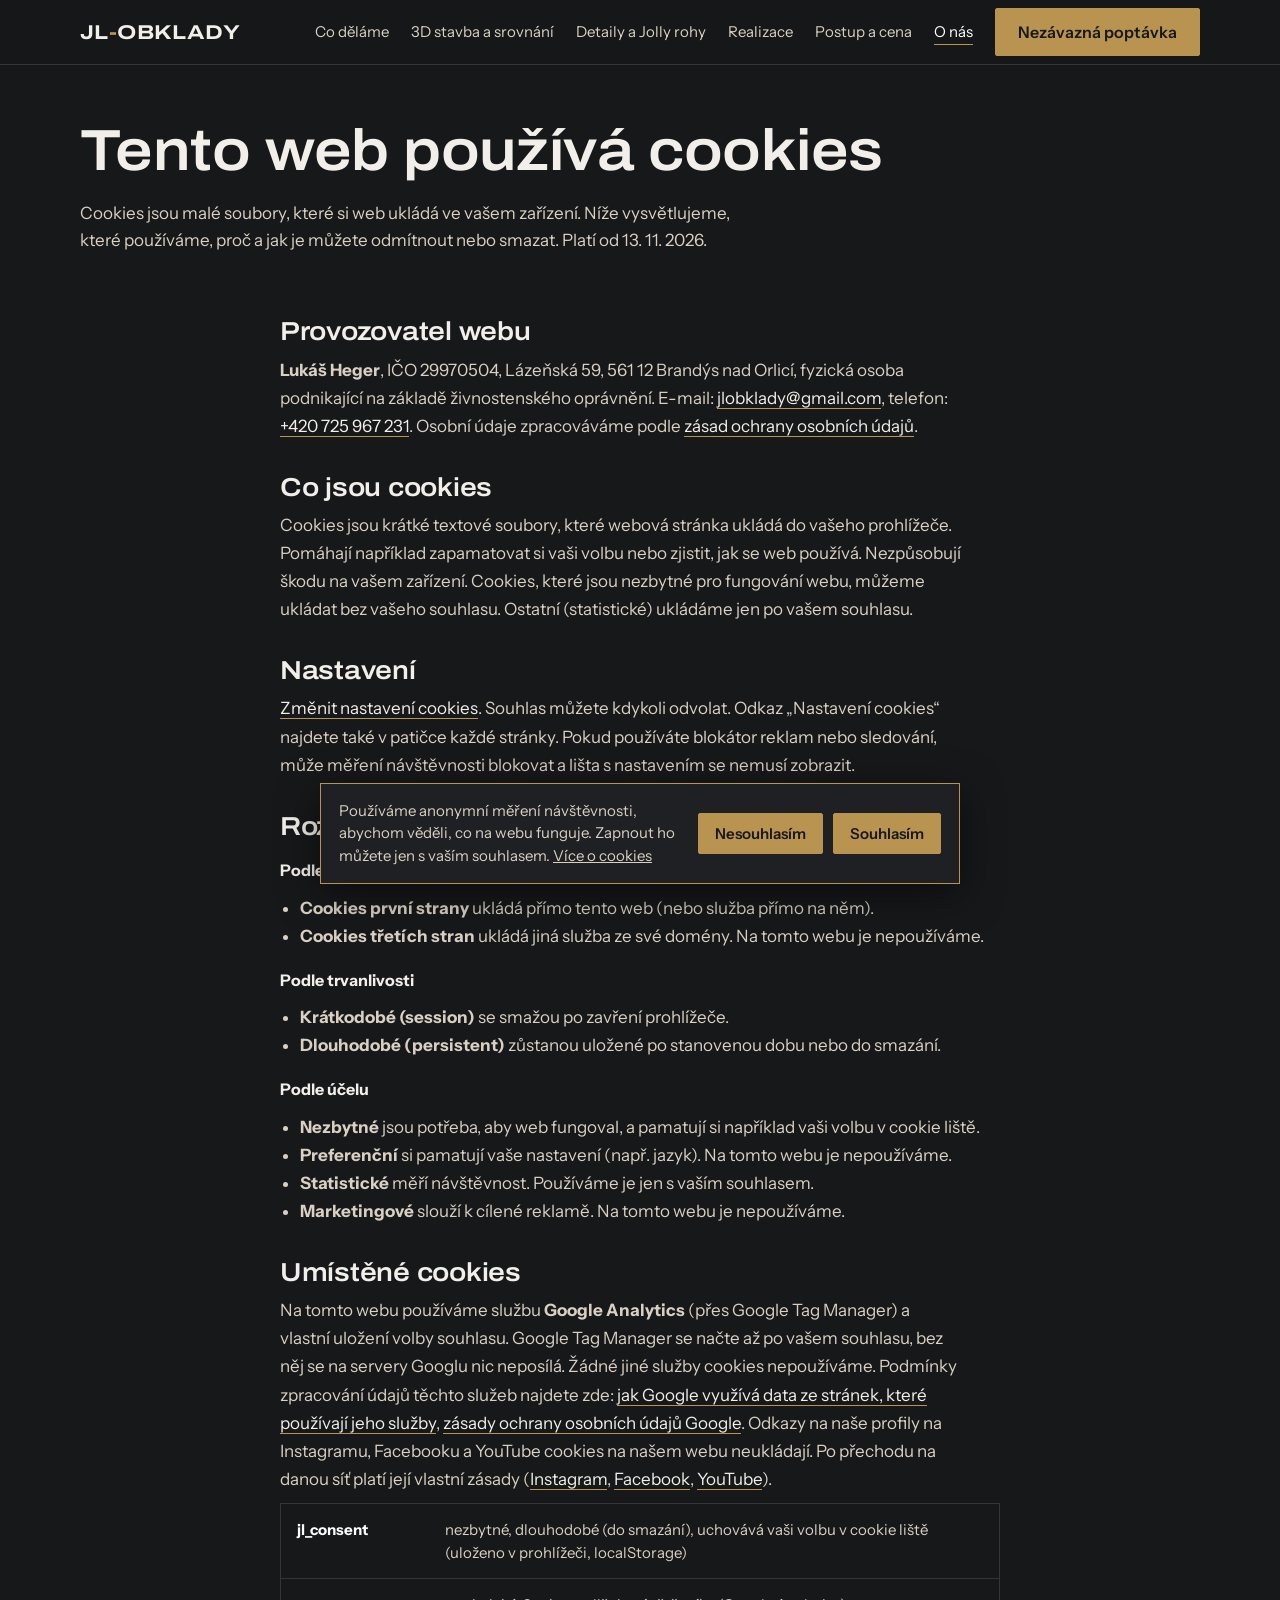
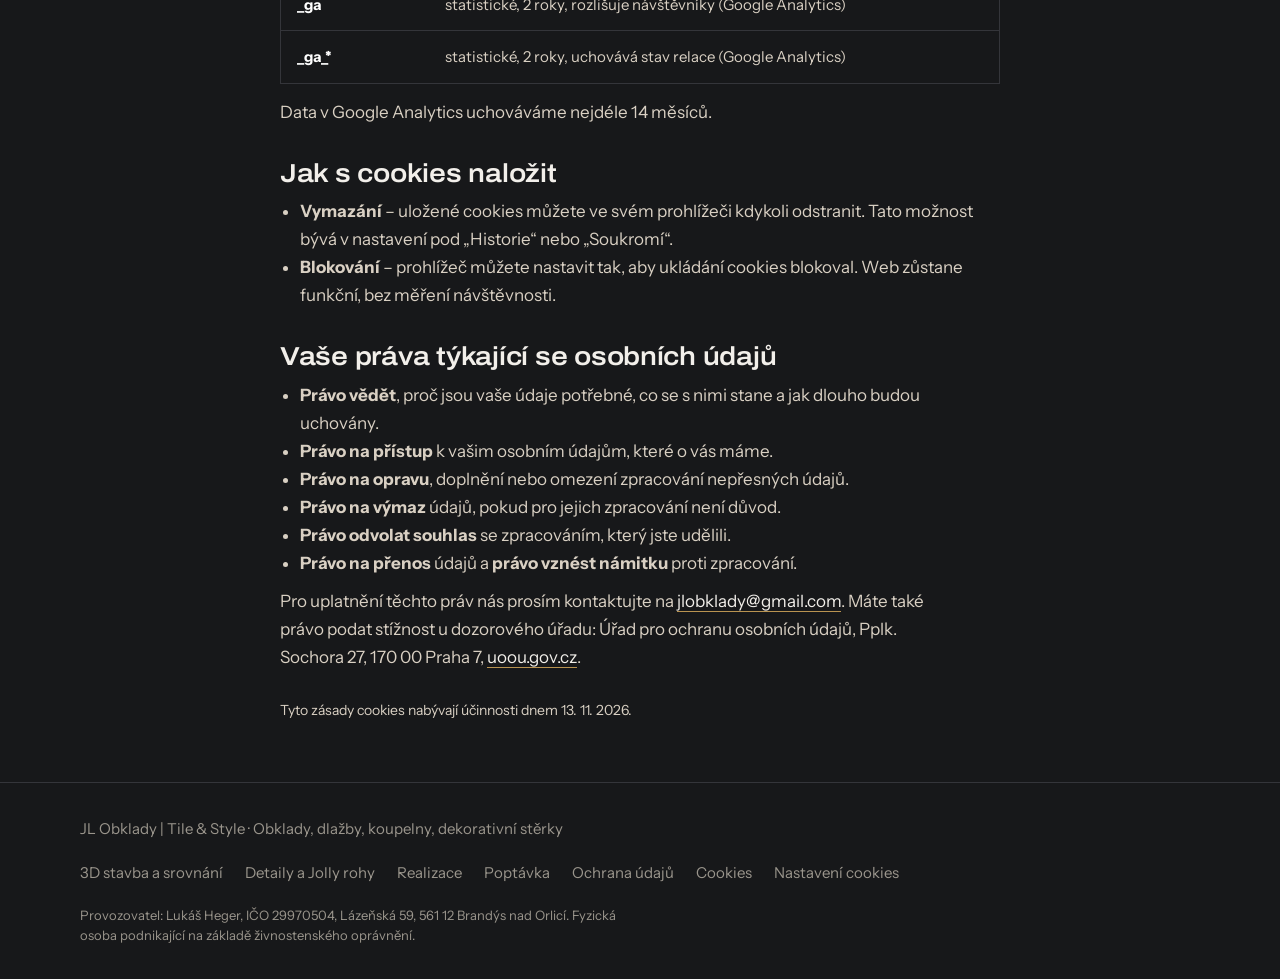
<file: cookies/index.html>
<!doctype html>
<html lang="cs">
<head>
<script src="/assets/gtm.js"></script>
<meta charset="utf-8">
<meta name="viewport" content="width=device-width,initial-scale=1">
<title>Cookies | JL Obklady</title>
<meta name="description" content="Tento web používá cookies. Zde najdete, které cookies používáme, k čemu slouží, jak dlouho se uchovávají a jak je odmítnout nebo smazat.">
<link rel="canonical" href="https://jl-obklady-web.jlobklady.workers.dev/cookies/">
<meta name="robots" content="index,follow,max-image-preview:large">
<meta property="og:type" content="website"><meta property="og:locale" content="cs_CZ"><meta property="og:site_name" content="JL Obklady | Tile & Style">
<meta property="og:title" content="Cookies | JL Obklady"><meta property="og:description" content="Které cookies web používá a jak je spravovat."><meta property="og:url" content="https://jl-obklady-web.jlobklady.workers.dev/cookies/"><meta property="og:image" content="https://jl-obklady-web.jlobklady.workers.dev/assets/og.jpg">
<meta name="twitter:card" content="summary_large_image">
<meta name="theme-color" content="#17181a">
<link rel="stylesheet" href="/assets/fonts.css">
<link rel="stylesheet" href="/assets/site.css"><link rel="stylesheet" href="/assets/gallery.css">
</head>
<body>
<header><div class="wrap">
 <a class="logo" href="/">JL<b>-</b>OBKLADY</a>
 <button class="burger" id="burger" type="button" aria-expanded="false" aria-controls="menu"><span class="t1">Objevit více</span><span class="t2">Zavřít</span><svg viewBox="0 0 24 24" width="16" height="16" fill="none" stroke="currentColor" stroke-width="2.4" stroke-linecap="round" stroke-linejoin="round" aria-hidden="true"><path d="M5 9l7 7 7-7"/></svg></button>
 <nav id="menu" aria-label="Hlavní menu"><a href="/#sluzby">Co děláme</a><a href="/3d-stavba/">3D stavba a srovnání</a><a href="/detaily/">Detaily a Jolly rohy</a><a href="/realizace/">Realizace</a><a href="/#postup">Postup a cena</a><a href="/o-nas/" aria-current="page">O nás</a><a href="/poptavka/" class="btn">Nezávazná poptávka</a></nav>
</div></header>

<main>
<div class="wrap sub-hero">
 <h1>Tento web používá cookies</h1>
 <p class="lead">Cookies jsou malé soubory, které si web ukládá ve vašem zařízení. Níže vysvětlujeme, které používáme, proč a jak je můžete odmítnout nebo smazat. Platí od 13. 11. 2026.</p>
</div>
<div class="wrap legal">
 <h2>Provozovatel webu</h2>
 <p><b>Lukáš Heger</b>, IČO 29970504, Lázeňská 59, 561 12 Brandýs nad Orlicí, fyzická osoba podnikající na základě živnostenského oprávnění. E-mail: <a href="mailto:jlobklady@gmail.com">jlobklady@gmail.com</a>, telefon: <a href="tel:+420725967231">+420 725 967 231</a>. Osobní údaje zpracováváme podle <a href="/ochrana-udaju/">zásad ochrany osobních údajů</a>.</p>

 <h2>Co jsou cookies</h2>
 <p>Cookies jsou krátké textové soubory, které webová stránka ukládá do vašeho prohlížeče. Pomáhají například zapamatovat si vaši volbu nebo zjistit, jak se web používá. Nezpůsobují škodu na vašem zařízení. Cookies, které jsou nezbytné pro fungování webu, můžeme ukládat bez vašeho souhlasu. Ostatní (statistické) ukládáme jen po vašem souhlasu.</p>

 <h2>Nastavení</h2>
 <p><a href="#" id="ccOpen">Změnit nastavení cookies</a>. Souhlas můžete kdykoli odvolat. Odkaz „Nastavení cookies“ najdete také v patičce každé stránky. Pokud používáte blokátor reklam nebo sledování, může měření návštěvnosti blokovat a lišta s nastavením se nemusí zobrazit.</p>

 <h2>Rozdělení</h2>
 <h5>Podle umístění</h5>
 <ul>
  <li><b>Cookies první strany</b> ukládá přímo tento web (nebo služba přímo na něm).</li>
  <li><b>Cookies třetích stran</b> ukládá jiná služba ze své domény. Na tomto webu je nepoužíváme.</li>
 </ul>
 <h5>Podle trvanlivosti</h5>
 <ul>
  <li><b>Krátkodobé (session)</b> se smažou po zavření prohlížeče.</li>
  <li><b>Dlouhodobé (persistent)</b> zůstanou uložené po stanovenou dobu nebo do smazání.</li>
 </ul>
 <h5>Podle účelu</h5>
 <ul>
  <li><b>Nezbytné</b> jsou potřeba, aby web fungoval, a pamatují si například vaši volbu v cookie liště.</li>
  <li><b>Preferenční</b> si pamatují vaše nastavení (např. jazyk). Na tomto webu je nepoužíváme.</li>
  <li><b>Statistické</b> měří návštěvnost. Používáme je jen s vaším souhlasem.</li>
  <li><b>Marketingové</b> slouží k cílené reklamě. Na tomto webu je nepoužíváme.</li>
 </ul>

 <h2>Umístěné cookies</h2>
 <p>Na tomto webu používáme službu <b>Google Analytics</b> (přes Google Tag Manager) a vlastní uložení volby souhlasu. Google Tag Manager se načte až po vašem souhlasu, bez něj se na servery Googlu nic neposílá. Žádné jiné služby cookies nepoužíváme. Podmínky zpracování údajů těchto služeb najdete zde: <a href="https://policies.google.com/technologies/partner-sites" target="_blank" rel="noopener">jak Google využívá data ze stránek, které používají jeho služby</a>, <a href="https://policies.google.com/privacy" target="_blank" rel="noopener">zásady ochrany osobních údajů Google</a>. Odkazy na naše profily na Instagramu, Facebooku a YouTube cookies na našem webu neukládají. Po přechodu na danou síť platí její vlastní zásady (<a href="https://help.instagram.com/519522125107875" target="_blank" rel="noopener">Instagram</a>, <a href="https://www.facebook.com/privacy/policy/" target="_blank" rel="noopener">Facebook</a>, <a href="https://policies.google.com/privacy" target="_blank" rel="noopener">YouTube</a>).</p>
 <div class="cktab">
  <div class="ckrow"><b>jl_consent</b><span>nezbytné, dlouhodobé (do smazání), uchovává vaši volbu v cookie liště (uloženo v prohlížeči, localStorage)</span></div>
  <div class="ckrow"><b>_ga</b><span>statistické, 2 roky, rozlišuje návštěvníky (Google Analytics)</span></div>
  <div class="ckrow"><b>_ga_*</b><span>statistické, 2 roky, uchovává stav relace (Google Analytics)</span></div>
 </div>
 <p>Data v Google Analytics uchováváme nejdéle 14 měsíců.</p>

 <h2>Jak s cookies naložit</h2>
 <ul>
  <li><b>Vymazání</b> – uložené cookies můžete ve svém prohlížeči kdykoli odstranit. Tato možnost bývá v nastavení pod „Historie“ nebo „Soukromí“.</li>
  <li><b>Blokování</b> – prohlížeč můžete nastavit tak, aby ukládání cookies blokoval. Web zůstane funkční, bez měření návštěvnosti.</li>
 </ul>

 <h2>Vaše práva týkající se osobních údajů</h2>
 <ul>
  <li><b>Právo vědět</b>, proč jsou vaše údaje potřebné, co se s nimi stane a jak dlouho budou uchovány.</li>
  <li><b>Právo na přístup</b> k vašim osobním údajům, které o vás máme.</li>
  <li><b>Právo na opravu</b>, doplnění nebo omezení zpracování nepřesných údajů.</li>
  <li><b>Právo na výmaz</b> údajů, pokud pro jejich zpracování není důvod.</li>
  <li><b>Právo odvolat souhlas</b> se zpracováním, který jste udělili.</li>
  <li><b>Právo na přenos</b> údajů a <b>právo vznést námitku</b> proti zpracování.</li>
 </ul>
 <p>Pro uplatnění těchto práv nás prosím kontaktujte na <a href="mailto:jlobklady@gmail.com">jlobklady@gmail.com</a>. Máte také právo podat stížnost u dozorového úřadu: Úřad pro ochranu osobních údajů, Pplk. Sochora 27, 170 00 Praha 7, <a href="https://uoou.gov.cz" rel="noopener">uoou.gov.cz</a>.</p>

 <p class="small" style="margin-top:28px">Tyto zásady cookies nabývají účinnosti dnem 13. 11. 2026.</p>
</div>
</main>


<footer><div class="wrap"><span>JL Obklady | Tile & Style · Obklady, dlažby, koupelny, dekorativní stěrky</span><nav aria-label="Odkazy"><a href="/3d-stavba/">3D stavba a srovnání</a><a href="/detaily/">Detaily a Jolly rohy</a><a href="/realizace/">Realizace</a><a href="/poptavka/">Poptávka</a><a href="/ochrana-udaju/">Ochrana údajů</a><a href="/cookies/">Cookies</a></nav><p class="fid">Provozovatel: Lukáš Heger, IČO 29970504, Lázeňská 59, 561 12 Brandýs nad Orlicí. Fyzická osoba podnikající na základě živnostenského oprávnění.</p></div></footer>
<div class="call" id="call"><div class="call-menu" id="callMenu"><a href="tel:+420725967231">Lukáš<small>+420 725 967 231</small></a><a href="tel:+420732523129">Honza<small>+420 732 523 129</small></a><a href="https://wa.me/420725967231" target="_blank" rel="noopener" data-track="whatsapp">WhatsApp<small>napsat zprávu</small></a></div><button type="button" class="btn" id="callBtn" aria-expanded="false" aria-controls="callMenu">Zavolat</button></div>
<script src="/assets/site.js" defer></script>
<script src="/assets/realizace.js" defer></script>
</body>
</html>
</file>
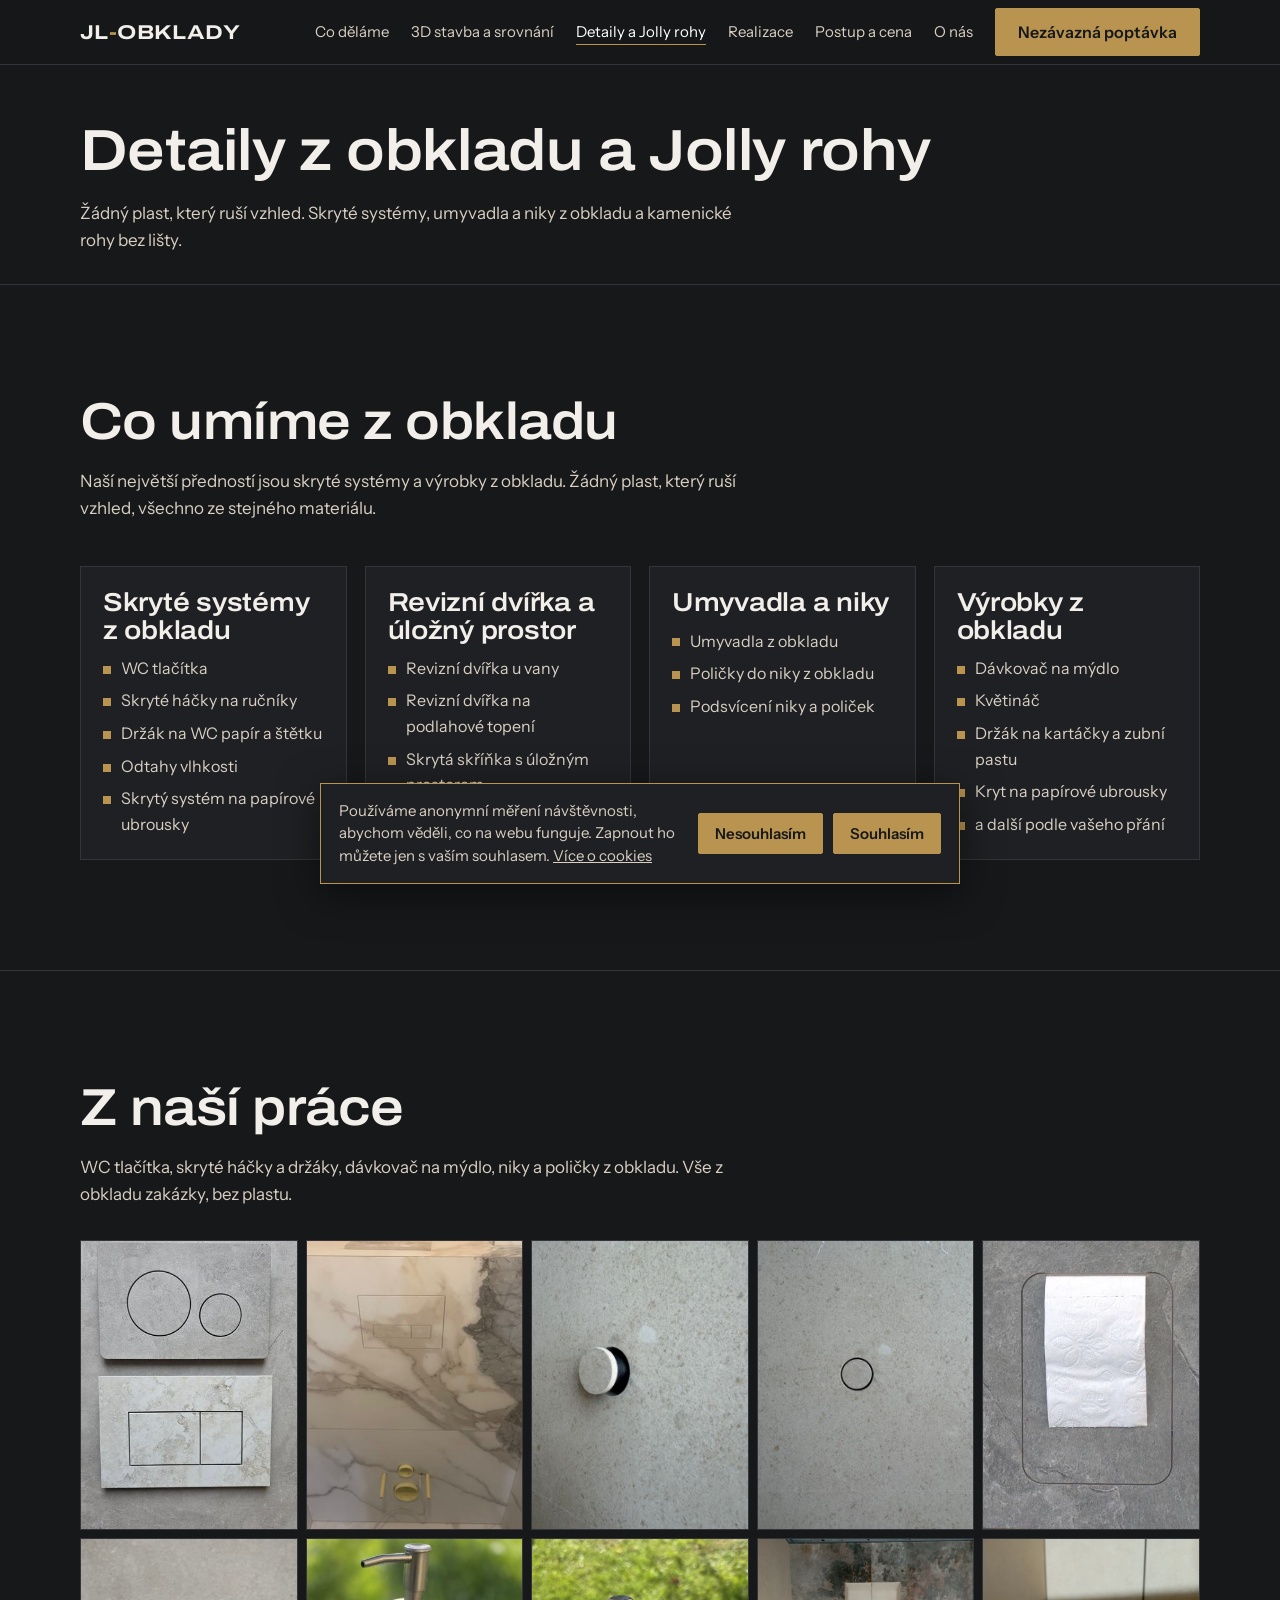
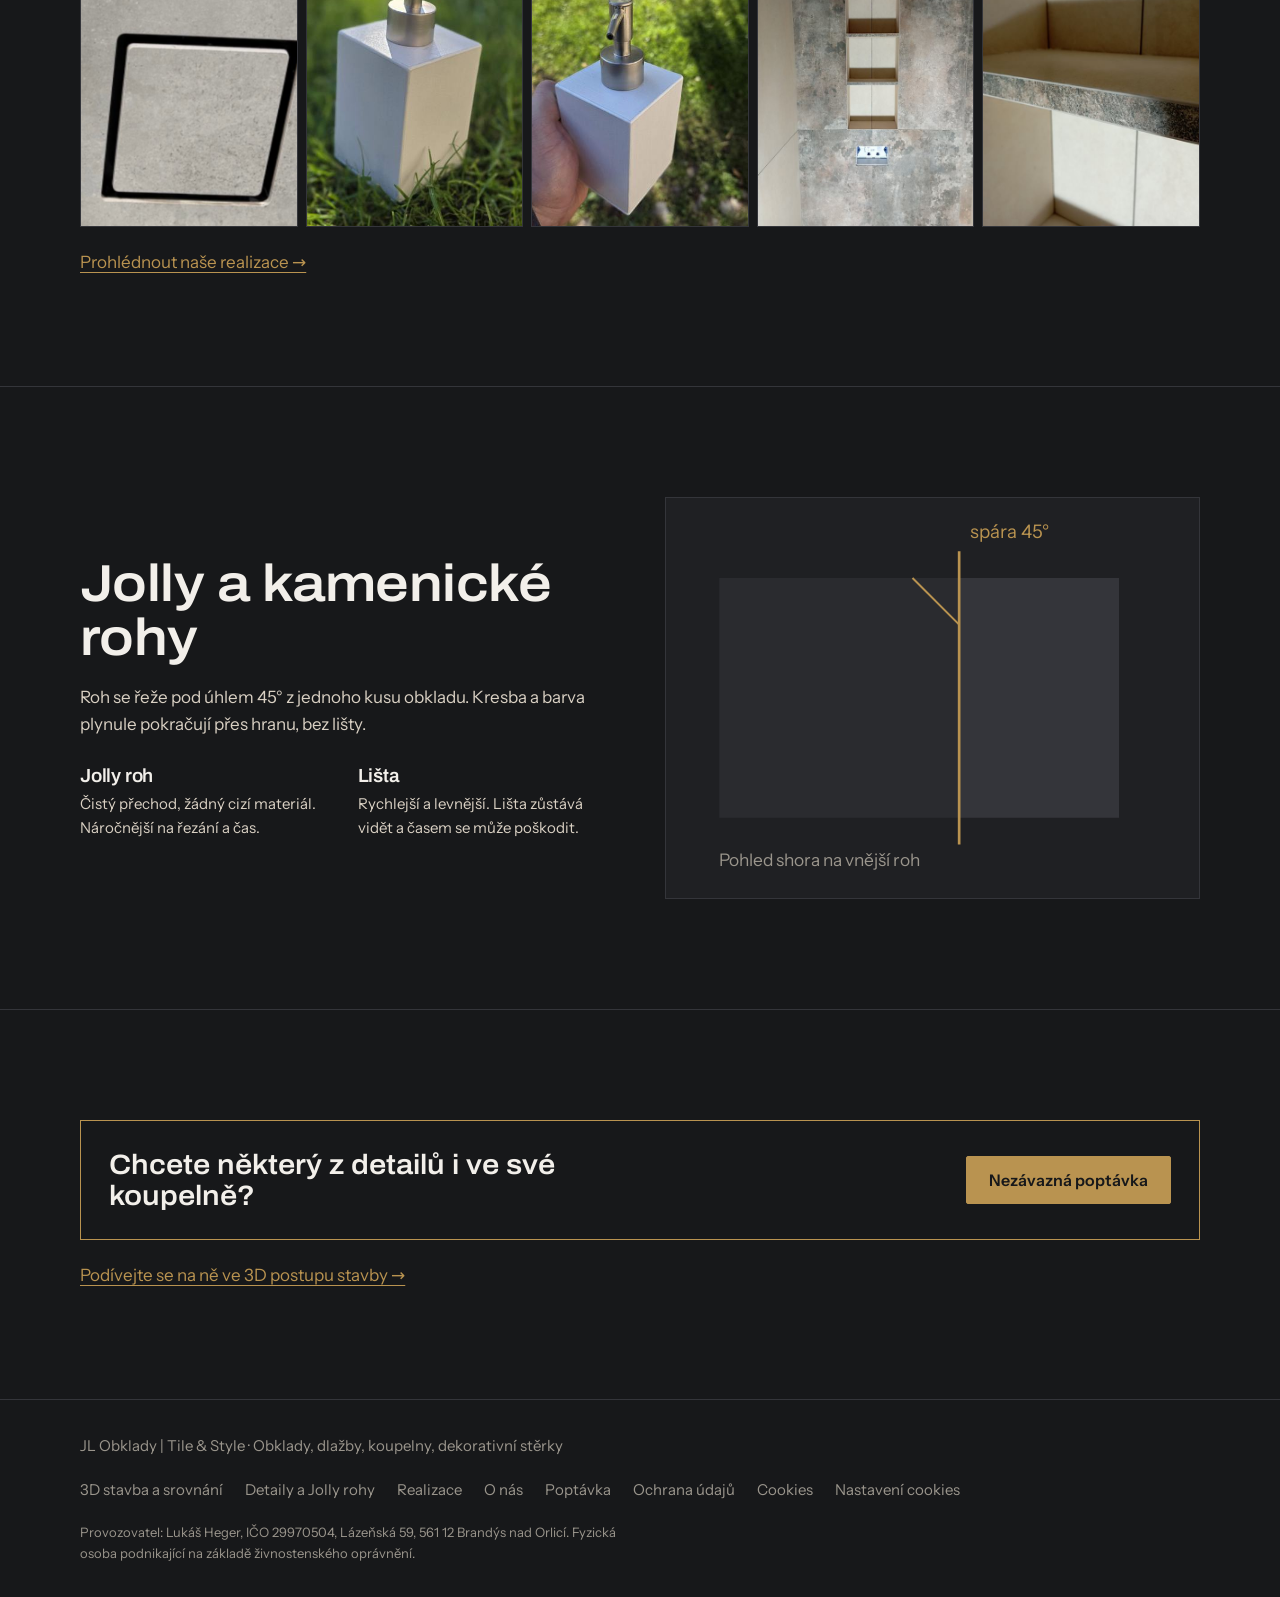
<file: detaily/index.html>
<!doctype html>
<html lang="cs">
<head>
<script src="/assets/gtm.js"></script>
<meta charset="utf-8">
<meta name="viewport" content="width=device-width,initial-scale=1">
<title>Skryté detaily z obkladu a Jolly rohy | JL Obklady</title>
<meta name="description" content="WC tlačítka, umyvadla, niky, skryté háčky a odtahy z obkladu a kamenické Jolly rohy bez lišty. JL-OBKLADY, obkladači pro východní Čechy.">
<link rel="canonical" href="https://jl-obklady-web.jlobklady.workers.dev/detaily/">
<meta name="robots" content="index,follow,max-image-preview:large">
<meta property="og:type" content="website"><meta property="og:locale" content="cs_CZ"><meta property="og:site_name" content="JL Obklady | Tile & Style">
<meta property="og:title" content="Skryté detaily z obkladu a Jolly rohy"><meta property="og:description" content="WC tlačítka, umyvadla, niky, skryté háčky a odtahy z obkladu a kamenické Jolly rohy bez lišty. JL-OBKLADY, obkladači pro východní Čechy."><meta property="og:url" content="https://jl-obklady-web.jlobklady.workers.dev/detaily/"><meta property="og:image" content="https://jl-obklady-web.jlobklady.workers.dev/assets/og.jpg">
<meta name="twitter:card" content="summary_large_image">
<meta name="theme-color" content="#17181a">
<link rel="stylesheet" href="/assets/fonts.css">
<link rel="stylesheet" href="/assets/site.css"><link rel="stylesheet" href="/assets/gallery.css">
</head>
<body>
<header><div class="wrap">
 <a class="logo" href="/">JL<b>-</b>OBKLADY</a>
 <button class="burger" id="burger" type="button" aria-expanded="false" aria-controls="menu"><span class="t1">Objevit více</span><span class="t2">Zavřít</span><svg viewBox="0 0 24 24" width="16" height="16" fill="none" stroke="currentColor" stroke-width="2.4" stroke-linecap="round" stroke-linejoin="round" aria-hidden="true"><path d="M5 9l7 7 7-7"/></svg></button>
 <nav id="menu" aria-label="Hlavní menu"><a href="/#sluzby">Co děláme</a><a href="/3d-stavba/">3D stavba a srovnání</a><a href="/detaily/" aria-current="page">Detaily a Jolly rohy</a><a href="/realizace/">Realizace</a><a href="/#postup">Postup a cena</a><a href="/o-nas/">O nás</a><a href="/poptavka/" class="btn">Nezávazná poptávka</a></nav>
</div></header>

<main>
<div class="wrap sub-hero">
 <h1>Detaily z obkladu a Jolly rohy</h1>
 <p class="lead">Žádný plast, který ruší vzhled. Skryté systémy, umyvadla a niky z obkladu a kamenické rohy bez lišty.</p>
</div>
<section id="prednosti"><div class="wrap">
 <h2>Co umíme z obkladu</h2>
 <p class="lead">Naší největší předností jsou skryté systémy a výrobky z obkladu. Žádný plast, který ruší vzhled, všechno ze stejného materiálu.</p>
 <div class="feat">
  <div><h3>Skryté systémy z obkladu</h3><ul>
   <li>WC tlačítka</li><li>Skryté háčky na ručníky</li><li>Držák na WC papír a štětku</li><li>Odtahy vlhkosti</li><li>Skrytý systém na papírové ubrousky</li></ul></div>
  <div><h3>Revizní dvířka a úložný prostor</h3><ul>
   <li>Revizní dvířka u vany</li><li>Revizní dvířka na podlahové topení</li><li>Skrytá skříňka s úložným prostorem</li></ul></div>
  <div><h3>Umyvadla a niky</h3><ul>
   <li>Umyvadla z obkladu</li><li>Poličky do niky z obkladu</li><li>Podsvícení niky a poliček</li></ul></div>
  <div><h3>Výrobky z obkladu</h3><ul>
   <li>Dávkovač na mýdlo</li><li>Květináč</li><li>Držák na kartáčky a zubní pastu</li><li>Kryt na papírové ubrousky</li><li>a další podle vašeho přání</li></ul></div>
 </div>
</div></section>

<section id="vyroba"><div class="wrap">
 <h2>Z naší práce</h2>
 <p class="lead">WC tlačítka, skryté háčky a držáky, dávkovač na mýdlo, niky a poličky z obkladu. Vše z obkladu zakázky, bez plastu.</p>
 <div class="gal" style="margin-top:32px"><button type="button" data-full="/assets/real/wc-1.jpg" data-alt="WC tlačítka z obkladu, kulatá a hranatá"><img src="/assets/real/wc-1-t.jpg" alt="WC tlačítka z obkladu, kulatá a hranatá" loading="lazy" decoding="async"></button><button type="button" data-full="/assets/real/dt-wc2.jpg" data-alt="Hranaté WC tlačítko z obkladu s Jolly rohem"><img src="/assets/real/dt-wc2-t.jpg" alt="Hranaté WC tlačítko z obkladu s Jolly rohem" loading="lazy" decoding="async"></button><button type="button" data-full="/assets/real/dt-hook.jpg" data-alt="Skrytý háček na ručník z obkladu"><img src="/assets/real/dt-hook-t.jpg" alt="Skrytý háček na ručník z obkladu" loading="lazy" decoding="async"></button><button type="button" data-full="/assets/real/dt-hook2.jpg" data-alt="Skrytý háček na ručník, zavřený"><img src="/assets/real/dt-hook2-t.jpg" alt="Skrytý háček na ručník, zavřený" loading="lazy" decoding="async"></button><button type="button" data-full="/assets/real/dt-paper.jpg" data-alt="Skrytý systém na papír z obkladu"><img src="/assets/real/dt-paper-t.jpg" alt="Skrytý systém na papír z obkladu" loading="lazy" decoding="async"></button><button type="button" data-full="/assets/real/dt-drain.jpg" data-alt="Kryt podlahového vpusti z dlažby"><img src="/assets/real/dt-drain-t.jpg" alt="Kryt podlahového vpusti z dlažby" loading="lazy" decoding="async"></button><button type="button" data-full="/assets/real/dt-soap.jpg" data-alt="Dávkovač na mýdlo z obkladu s Jolly rohy"><img src="/assets/real/dt-soap-t.jpg" alt="Dávkovač na mýdlo z obkladu s Jolly rohy" loading="lazy" decoding="async"></button><button type="button" data-full="/assets/real/dt-soap2.jpg" data-alt="Dávkovač na mýdlo z obkladu, Jolly rohy"><img src="/assets/real/dt-soap2-t.jpg" alt="Dávkovač na mýdlo z obkladu, Jolly rohy" loading="lazy" decoding="async"></button><button type="button" data-full="/assets/real/ci-1.jpg" data-alt="Niky z obkladu nad WC, Čistá u Litomyšle"><img src="/assets/real/ci-1-t.jpg" alt="Niky z obkladu nad WC, Čistá u Litomyšle" loading="lazy" decoding="async"></button><button type="button" data-full="/assets/real/ci-3.jpg" data-alt="Polička z obkladu, detail hrany"><img src="/assets/real/ci-3-t.jpg" alt="Polička z obkladu, detail hrany" loading="lazy" decoding="async"></button></div>
 <p style="margin-top:22px"><a class="more-link" style="margin-top:0" href="/realizace/">Prohlédnout naše realizace →</a></p>
</div></section>

<section id="jolly"><div class="wrap jolly">
 <div>
  <h2>Jolly a kamenické rohy</h2>
  <p class="lead">Roh se řeže pod úhlem 45° z jednoho kusu obkladu. Kresba a barva plynule pokračují přes hranu, bez lišty.</p>
  <div class="cmp">
   <div><h3>Jolly roh</h3><p>Čistý přechod, žádný cizí materiál. Náročnější na řezání a čas.</p></div>
   <div><h3>Lišta</h3><p>Rychlejší a levnější. Lišta zůstává vidět a časem se může poškodit.</p></div>
  </div>
 </div>
 <svg viewBox="0 0 400 300" role="img" aria-label="Schéma rohu: dvě desky seříznuté pod úhlem 45° a spojené v hraně">
  <rect x="40" y="60" width="180" height="180" fill="#2a2b2f"/>
  <polygon points="220,60 340,60 340,240 220,240" fill="#34353a"/>
  <polygon points="220,60 340,60 220,180" fill="#3b3b3f" opacity=".0"/>
  <line x1="220" y1="40" x2="220" y2="260" stroke="#b99350" stroke-width="2"/>
  <path d="M185 60 L220 95" stroke="#b99350" stroke-width="1.5" fill="none"/>
  <text x="228" y="30" fill="#b99350" font-size="14" font-family="Instrument Sans">spára 45°</text>
  <text x="40" y="276" fill="#9a958c" font-size="13" font-family="Instrument Sans">Pohled shora na vnější roh</text>
 </svg>
</div></section>

<section><div class="wrap"><div class="cta-band" style="margin-top:0"><p>Chcete některý z detailů i ve své koupelně?</p><a class="btn" href="/poptavka/">Nezávazná poptávka</a></div>
<p style="margin-top:22px"><a class="more-link" style="margin-top:0" href="/3d-stavba/">Podívejte se na ně ve 3D postupu stavby →</a></p></div></section>
<div id="lb" role="dialog" aria-modal="true" aria-label="Fotografie"><button class="x" type="button" aria-label="Zavřít">×</button><button class="p" type="button" aria-label="Předchozí">‹</button><img alt=""><button class="n" type="button" aria-label="Další">›</button><div class="cap"></div></div></main>
<footer><div class="wrap"><span>JL Obklady | Tile & Style · Obklady, dlažby, koupelny, dekorativní stěrky</span><nav aria-label="Odkazy"><a href="/3d-stavba/">3D stavba a srovnání</a><a href="/detaily/">Detaily a Jolly rohy</a><a href="/realizace/">Realizace</a><a href="/o-nas/">O nás</a><a href="/poptavka/">Poptávka</a><a href="/ochrana-udaju/">Ochrana údajů</a><a href="/cookies/">Cookies</a></nav><p class="fid">Provozovatel: Lukáš Heger, IČO 29970504, Lázeňská 59, 561 12 Brandýs nad Orlicí. Fyzická osoba podnikající na základě živnostenského oprávnění.</p></div></footer>
<div class="call" id="call"><div class="call-menu" id="callMenu"><a href="tel:+420725967231">Lukáš<small>+420 725 967 231</small></a><a href="tel:+420732523129">Honza<small>+420 732 523 129</small></a><a href="https://wa.me/420725967231" target="_blank" rel="noopener" data-track="whatsapp">WhatsApp<small>napsat zprávu</small></a></div><button type="button" class="btn" id="callBtn" aria-expanded="false" aria-controls="callMenu">Zavolat</button></div>
<script src="/assets/site.js" defer></script>
<script src="/assets/realizace.js" defer></script>
</body>
</html>
</file>
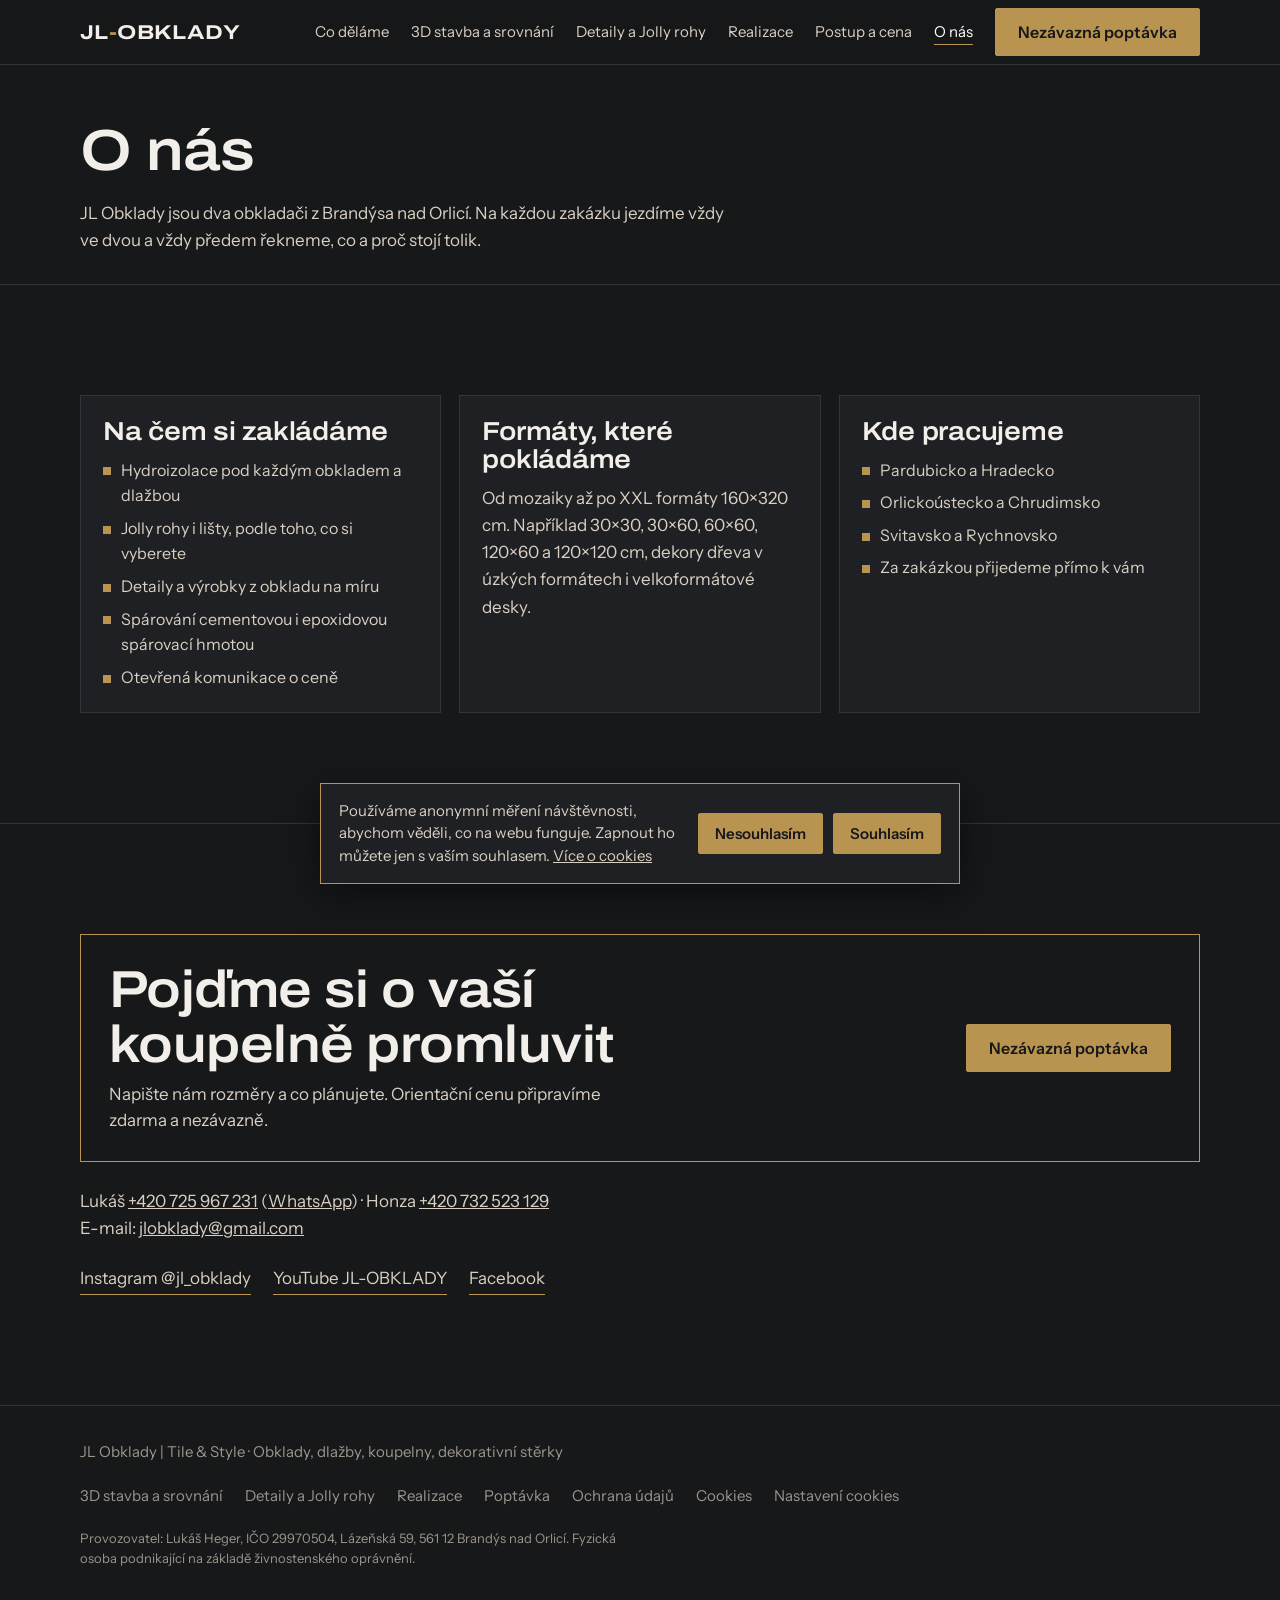
<file: o-nas/index.html>
<!doctype html>
<html lang="cs">
<head>
<script src="/assets/gtm.js"></script>
<meta charset="utf-8">
<meta name="viewport" content="width=device-width,initial-scale=1">
<title>O nás | JL Obklady</title>
<meta name="description" content="JL Obklady | Tile & Style: dva obkladači z Brandýsa nad Orlicí. Koupelny, obklady a dlažby ve východních Čechách, důraz na detail a hydroizolaci.">
<link rel="canonical" href="https://jl-obklady-web.jlobklady.workers.dev/o-nas/">
<meta name="robots" content="index,follow,max-image-preview:large">
<meta property="og:type" content="website"><meta property="og:locale" content="cs_CZ"><meta property="og:site_name" content="JL Obklady | Tile & Style">
<meta property="og:title" content="O nás | JL Obklady"><meta property="og:description" content="Dva obkladači z Brandýsa nad Orlicí. Koupelny, obklady a dlažby ve východních Čechách."><meta property="og:url" content="https://jl-obklady-web.jlobklady.workers.dev/o-nas/"><meta property="og:image" content="https://jl-obklady-web.jlobklady.workers.dev/assets/og.jpg">
<meta name="twitter:card" content="summary_large_image">
<meta name="theme-color" content="#17181a">
<link rel="stylesheet" href="/assets/fonts.css">
<link rel="stylesheet" href="/assets/site.css"><link rel="stylesheet" href="/assets/gallery.css">
</head>
<body>
<header><div class="wrap">
 <a class="logo" href="/">JL<b>-</b>OBKLADY</a>
 <button class="burger" id="burger" type="button" aria-expanded="false" aria-controls="menu"><span class="t1">Objevit více</span><span class="t2">Zavřít</span><svg viewBox="0 0 24 24" width="16" height="16" fill="none" stroke="currentColor" stroke-width="2.4" stroke-linecap="round" stroke-linejoin="round" aria-hidden="true"><path d="M5 9l7 7 7-7"/></svg></button>
 <nav id="menu" aria-label="Hlavní menu"><a href="/#sluzby">Co děláme</a><a href="/3d-stavba/">3D stavba a srovnání</a><a href="/detaily/">Detaily a Jolly rohy</a><a href="/realizace/">Realizace</a><a href="/#postup">Postup a cena</a><a href="/o-nas/" aria-current="page">O nás</a><a href="/poptavka/" class="btn">Nezávazná poptávka</a></nav>
</div></header>

<main>
<div class="wrap sub-hero">
 <h1>O nás</h1>
 <p class="lead">JL Obklady jsou dva obkladači z Brandýsa nad Orlicí. Na každou zakázku jezdíme vždy ve dvou a vždy předem řekneme, co a proč stojí tolik.</p>
</div>
<section><div class="wrap">
 <div class="feat" style="margin-top:0">
  <div><h3>Na čem si zakládáme</h3><ul><li>Hydroizolace pod každým obkladem a dlažbou</li><li>Jolly rohy i lišty, podle toho, co si vyberete</li><li>Detaily a výrobky z obkladu na míru</li><li>Spárování cementovou i epoxidovou spárovací hmotou</li><li>Otevřená komunikace o ceně</li></ul></div>
  <div><h3>Formáty, které pokládáme</h3><p style="color:var(--stone);margin:0">Od mozaiky až po XXL formáty 160×320 cm. Například 30×30, 30×60, 60×60, 120×60 a 120×120 cm, dekory dřeva v úzkých formátech i velkoformátové desky.</p></div>
  <div><h3>Kde pracujeme</h3><ul><li>Pardubicko a Hradecko</li><li>Orlickoústecko a Chrudimsko</li><li>Svitavsko a Rychnovsko</li><li>Za zakázkou přijedeme přímo k vám</li></ul></div>
 </div>
</div></section>
<section><div class="wrap">
 <div class="cta-band" style="margin-top:0"><div><h2 style="margin:0 0 8px">Pojďme si o vaší koupelně promluvit</h2><p style="margin:0;font:400 17px/1.55 var(--b);max-width:46ch;color:var(--stone)">Napište nám rozměry a co plánujete. Orientační cenu připravíme zdarma a nezávazně.</p></div><a class="btn" href="/poptavka/">Nezávazná poptávka</a></div>
 <p class="lead" style="margin-top:26px">Lukáš <a href="tel:+420725967231">+420 725 967 231</a> (<a href="https://wa.me/420725967231" target="_blank" rel="noopener" data-track="whatsapp">WhatsApp</a>) · Honza <a href="tel:+420732523129">+420 732 523 129</a><br>E-mail: <a href="mailto:jlobklady@gmail.com">jlobklady@gmail.com</a></p>
 <p class="social"><a href="https://www.instagram.com/jl_obklady" target="_blank" rel="noopener">Instagram @jl_obklady</a><a href="https://youtube.com/@jl_obklady" target="_blank" rel="noopener">YouTube JL-OBKLADY</a><a href="https://www.facebook.com/share/1KxSvnfTCf/" target="_blank" rel="noopener">Facebook</a></p>
</div></section>
</main>
<footer><div class="wrap"><span>JL Obklady | Tile & Style · Obklady, dlažby, koupelny, dekorativní stěrky</span><nav aria-label="Odkazy"><a href="/3d-stavba/">3D stavba a srovnání</a><a href="/detaily/">Detaily a Jolly rohy</a><a href="/realizace/">Realizace</a><a href="/poptavka/">Poptávka</a><a href="/ochrana-udaju/">Ochrana údajů</a><a href="/cookies/">Cookies</a></nav><p class="fid">Provozovatel: Lukáš Heger, IČO 29970504, Lázeňská 59, 561 12 Brandýs nad Orlicí. Fyzická osoba podnikající na základě živnostenského oprávnění.</p></div></footer>
<div class="call" id="call"><div class="call-menu" id="callMenu"><a href="tel:+420725967231">Lukáš<small>+420 725 967 231</small></a><a href="tel:+420732523129">Honza<small>+420 732 523 129</small></a><a href="https://wa.me/420725967231" target="_blank" rel="noopener" data-track="whatsapp">WhatsApp<small>napsat zprávu</small></a></div><button type="button" class="btn" id="callBtn" aria-expanded="false" aria-controls="callMenu">Zavolat</button></div>
<script src="/assets/site.js" defer></script>
<script src="/assets/realizace.js" defer></script>
</body>
</html>
</file>
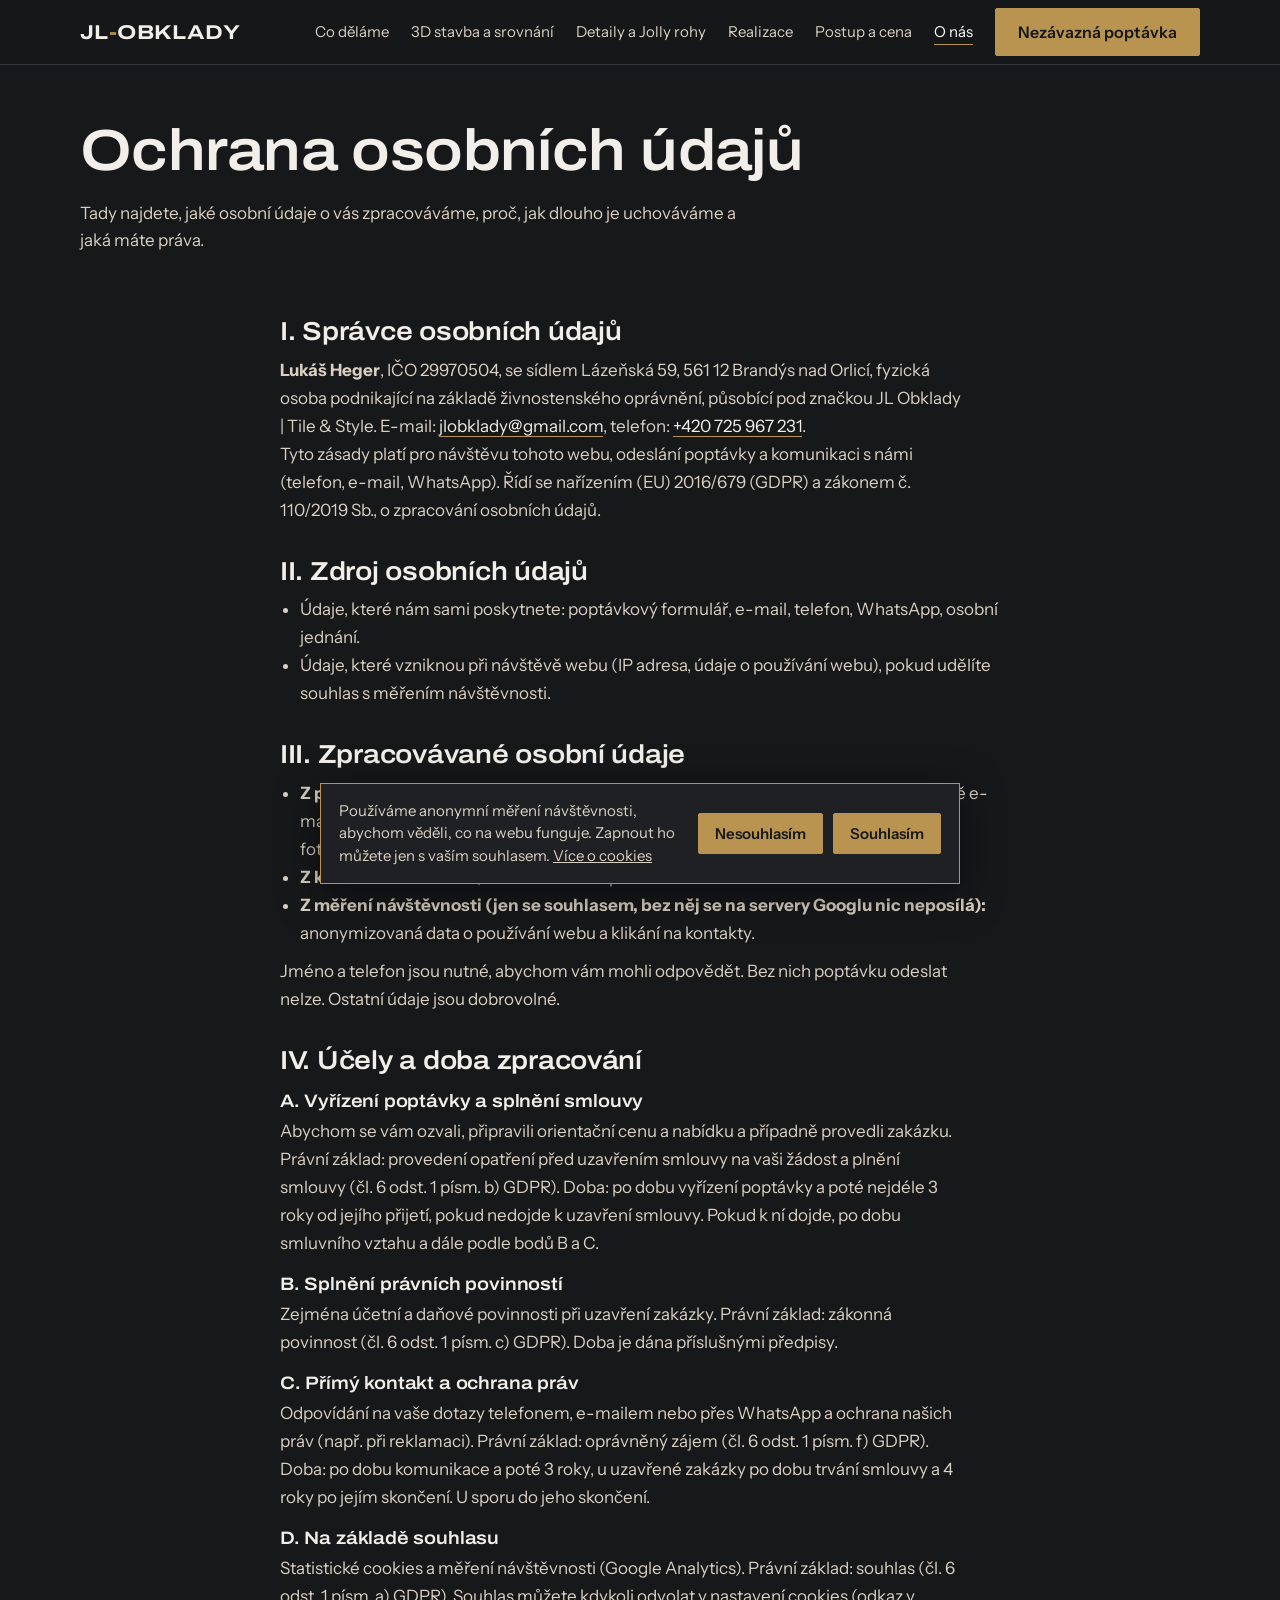
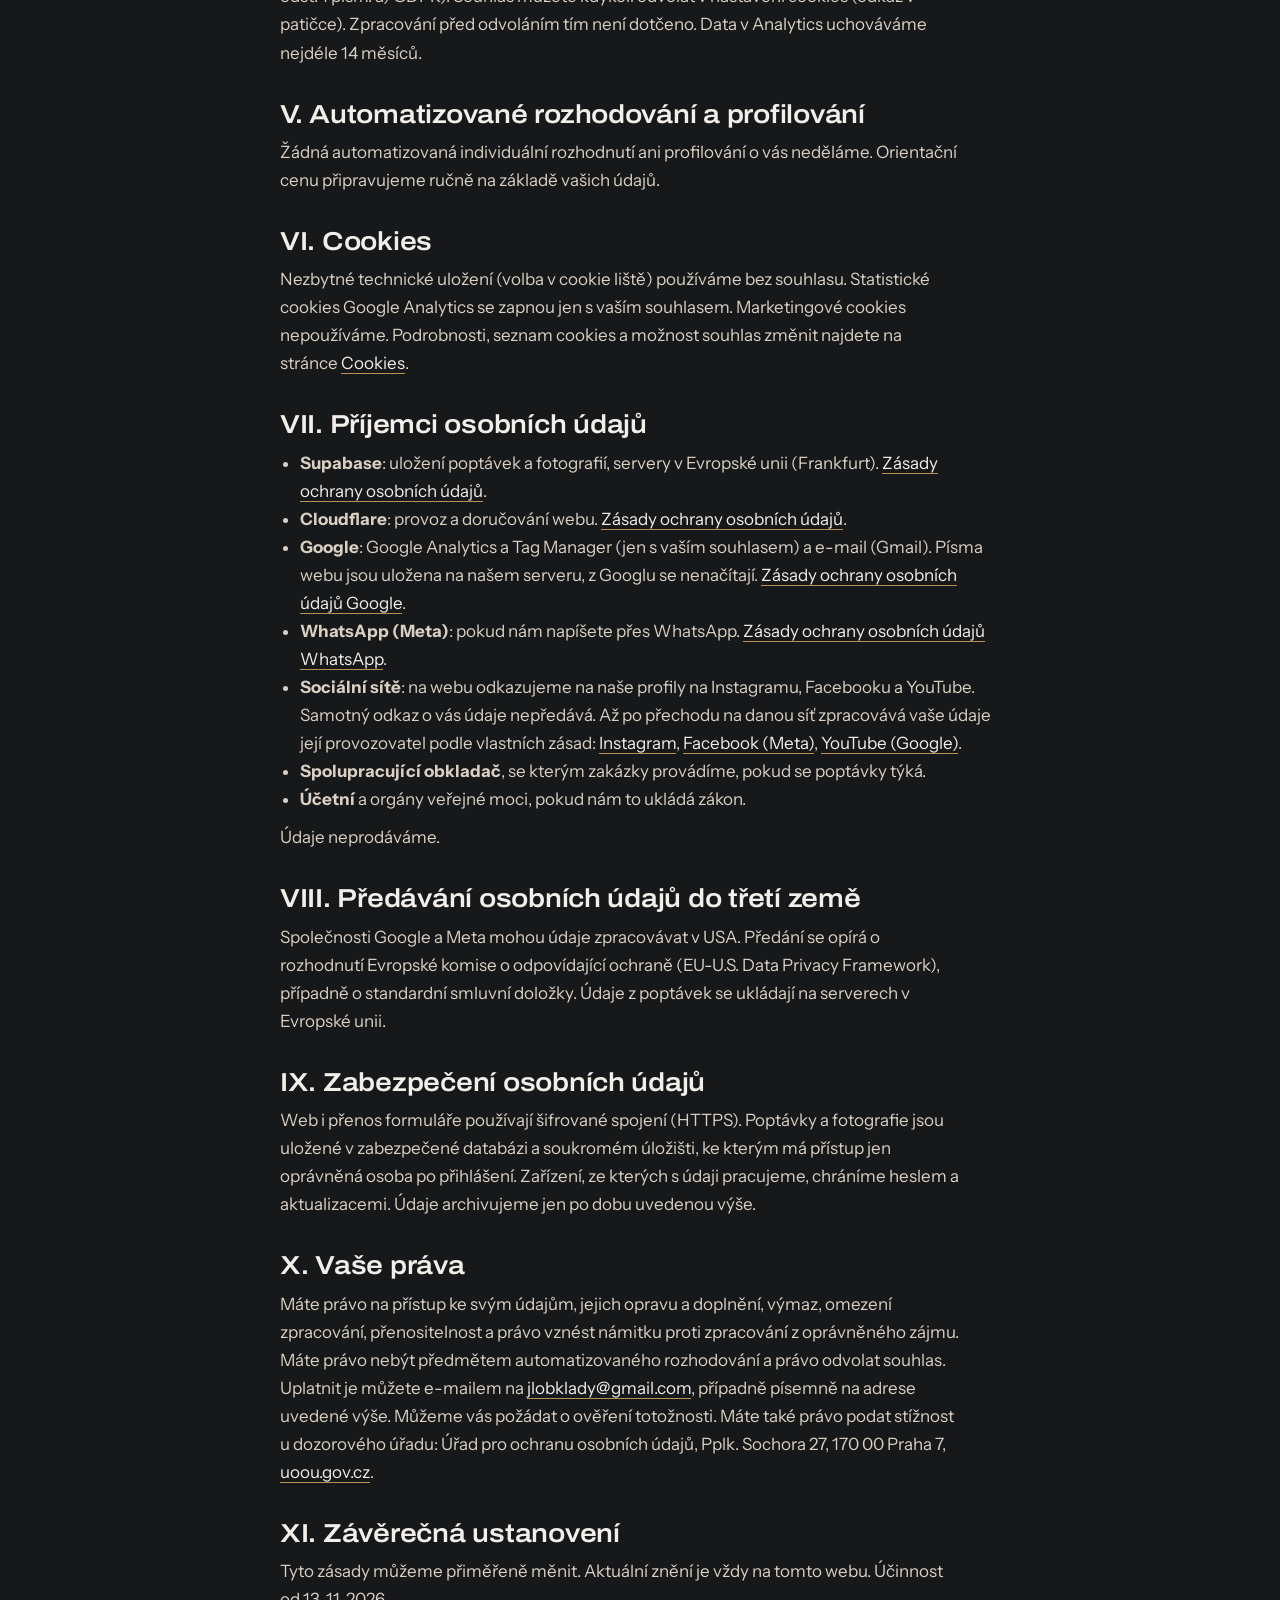
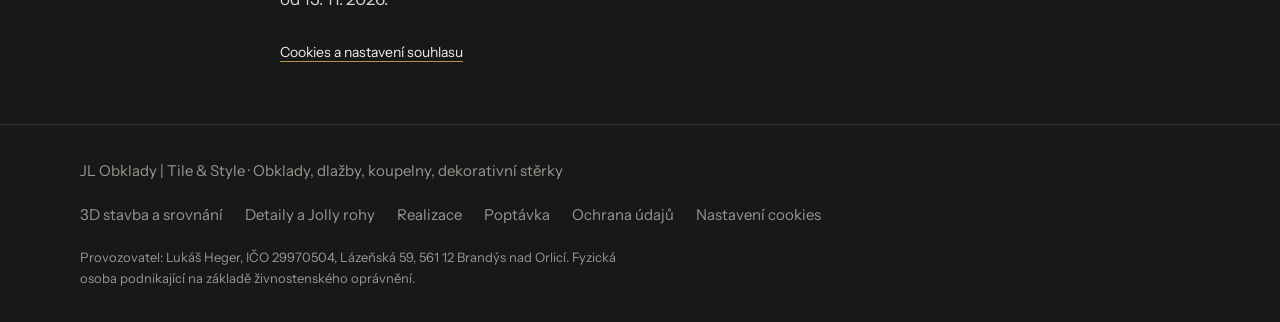
<file: ochrana-udaju/index.html>
<!doctype html>
<html lang="cs">
<head>
<script src="/assets/gtm.js"></script>
<meta charset="utf-8">
<meta name="viewport" content="width=device-width,initial-scale=1">
<title>Ochrana osobních údajů | JL Obklady</title>
<meta name="description" content="Jak JL Obklady zpracovávají osobní údaje z poptávkového formuláře a měření návštěvnosti. Správce, účely, doba uchování, vaše práva.">
<link rel="canonical" href="https://jl-obklady-web.jlobklady.workers.dev/ochrana-udaju/">
<meta name="robots" content="index,follow,max-image-preview:large">
<meta property="og:type" content="website"><meta property="og:locale" content="cs_CZ"><meta property="og:site_name" content="JL Obklady | Tile & Style">
<meta property="og:title" content="Ochrana osobních údajů | JL Obklady"><meta property="og:description" content="Jak zpracováváme osobní údaje a cookies."><meta property="og:url" content="https://jl-obklady-web.jlobklady.workers.dev/ochrana-udaju/"><meta property="og:image" content="https://jl-obklady-web.jlobklady.workers.dev/assets/og.jpg">
<meta name="twitter:card" content="summary_large_image">
<meta name="theme-color" content="#17181a">
<link rel="stylesheet" href="/assets/fonts.css">
<link rel="stylesheet" href="/assets/site.css"><link rel="stylesheet" href="/assets/gallery.css">
</head>
<body>
<header><div class="wrap">
 <a class="logo" href="/">JL<b>-</b>OBKLADY</a>
 <button class="burger" id="burger" type="button" aria-expanded="false" aria-controls="menu"><span class="t1">Objevit více</span><span class="t2">Zavřít</span><svg viewBox="0 0 24 24" width="16" height="16" fill="none" stroke="currentColor" stroke-width="2.4" stroke-linecap="round" stroke-linejoin="round" aria-hidden="true"><path d="M5 9l7 7 7-7"/></svg></button>
 <nav id="menu" aria-label="Hlavní menu"><a href="/#sluzby">Co děláme</a><a href="/3d-stavba/">3D stavba a srovnání</a><a href="/detaily/">Detaily a Jolly rohy</a><a href="/realizace/">Realizace</a><a href="/#postup">Postup a cena</a><a href="/o-nas/" aria-current="page">O nás</a><a href="/poptavka/" class="btn">Nezávazná poptávka</a></nav>
</div></header>

<main>
<div class="wrap sub-hero">
 <h1>Ochrana osobních údajů</h1>
 <p class="lead">Tady najdete, jaké osobní údaje o vás zpracováváme, proč, jak dlouho je uchováváme a jaká máte práva.</p>
</div>
<div class="wrap legal">
 <h2>I. Správce osobních údajů</h2>
 <p><b>Lukáš Heger</b>, IČO 29970504, se sídlem Lázeňská 59, 561 12 Brandýs nad Orlicí, fyzická osoba podnikající na základě živnostenského oprávnění, působící pod značkou JL Obklady | Tile &amp; Style. E-mail: <a href="mailto:jlobklady@gmail.com">jlobklady@gmail.com</a>, telefon: <a href="tel:+420725967231">+420 725 967 231</a>.</p>
 <p>Tyto zásady platí pro návštěvu tohoto webu, odeslání poptávky a komunikaci s námi (telefon, e-mail, WhatsApp). Řídí se nařízením (EU) 2016/679 (GDPR) a zákonem č. 110/2019 Sb., o zpracování osobních údajů.</p>

 <h2>II. Zdroj osobních údajů</h2>
 <ul>
  <li>Údaje, které nám sami poskytnete: poptávkový formulář, e-mail, telefon, WhatsApp, osobní jednání.</li>
  <li>Údaje, které vzniknou při návštěvě webu (IP adresa, údaje o používání webu), pokud udělíte souhlas s měřením návštěvnosti.</li>
 </ul>

 <h2>III. Zpracovávané osobní údaje</h2>
 <ul>
  <li><b>Z poptávky:</b> jméno, telefon, místo realizace, informace o plánovaných pracích, volitelně e-mail, termín, rozměry místností a nahrané fotografie či plánky. Prosíme, nenahrávejte fotografie, na kterých jsou vidět osoby.</li>
  <li><b>Z komunikace:</b> telefon, e-mail a obsah zpráv.</li>
  <li><b>Z měření návštěvnosti (jen se souhlasem, bez něj se na servery Googlu nic neposílá):</b> anonymizovaná data o používání webu a klikání na kontakty.</li>
 </ul>
 <p>Jméno a telefon jsou nutné, abychom vám mohli odpovědět. Bez nich poptávku odeslat nelze. Ostatní údaje jsou dobrovolné.</p>

 <h2>IV. Účely a doba zpracování</h2>
 <h3 id="poptavka">A. Vyřízení poptávky a splnění smlouvy</h3>
 <p>Abychom se vám ozvali, připravili orientační cenu a nabídku a případně provedli zakázku. Právní základ: provedení opatření před uzavřením smlouvy na vaši žádost a plnění smlouvy (čl. 6 odst. 1 písm. b) GDPR). Doba: po dobu vyřízení poptávky a poté nejdéle 3 roky od jejího přijetí, pokud nedojde k uzavření smlouvy. Pokud k ní dojde, po dobu smluvního vztahu a dále podle bodů B a C.</p>
 <h3>B. Splnění právních povinností</h3>
 <p>Zejména účetní a daňové povinnosti při uzavření zakázky. Právní základ: zákonná povinnost (čl. 6 odst. 1 písm. c) GDPR). Doba je dána příslušnými předpisy.</p>
 <h3>C. Přímý kontakt a ochrana práv</h3>
 <p>Odpovídání na vaše dotazy telefonem, e-mailem nebo přes WhatsApp a ochrana našich práv (např. při reklamaci). Právní základ: oprávněný zájem (čl. 6 odst. 1 písm. f) GDPR). Doba: po dobu komunikace a poté 3 roky, u uzavřené zakázky po dobu trvání smlouvy a 4 roky po jejím skončení. U sporu do jeho skončení.</p>
 <h3>D. Na základě souhlasu</h3>
 <p>Statistické cookies a měření návštěvnosti (Google Analytics). Právní základ: souhlas (čl. 6 odst. 1 písm. a) GDPR). Souhlas můžete kdykoli odvolat v nastavení cookies (odkaz v patičce). Zpracování před odvoláním tím není dotčeno. Data v Analytics uchováváme nejdéle 14 měsíců.</p>

 <h2>V. Automatizované rozhodování a profilování</h2>
 <p>Žádná automatizovaná individuální rozhodnutí ani profilování o vás neděláme. Orientační cenu připravujeme ručně na základě vašich údajů.</p>

 <h2>VI. Cookies</h2>
 <p>Nezbytné technické uložení (volba v cookie liště) používáme bez souhlasu. Statistické cookies Google Analytics se zapnou jen s vaším souhlasem. Marketingové cookies nepoužíváme. Podrobnosti, seznam cookies a možnost souhlas změnit najdete na stránce <a href="/cookies/">Cookies</a>.</p>

 <h2>VII. Příjemci osobních údajů</h2>
 <ul>
  <li><b>Supabase</b>: uložení poptávek a fotografií, servery v Evropské unii (Frankfurt). <a href="https://supabase.com/privacy" target="_blank" rel="noopener">Zásady ochrany osobních údajů</a>.</li>
  <li><b>Cloudflare</b>: provoz a doručování webu. <a href="https://www.cloudflare.com/privacypolicy/" target="_blank" rel="noopener">Zásady ochrany osobních údajů</a>.</li>
  <li><b>Google</b>: Google Analytics a Tag Manager (jen s vaším souhlasem) a e-mail (Gmail). Písma webu jsou uložena na našem serveru, z Googlu se nenačítají. <a href="https://policies.google.com/privacy" target="_blank" rel="noopener">Zásady ochrany osobních údajů Google</a>.</li>
  <li><b>WhatsApp (Meta)</b>: pokud nám napíšete přes WhatsApp. <a href="https://www.whatsapp.com/legal/privacy-policy-eea" target="_blank" rel="noopener">Zásady ochrany osobních údajů WhatsApp</a>.</li>
  <li><b>Sociální sítě</b>: na webu odkazujeme na naše profily na Instagramu, Facebooku a YouTube. Samotný odkaz o vás údaje nepředává. Až po přechodu na danou síť zpracovává vaše údaje její provozovatel podle vlastních zásad: <a href="https://help.instagram.com/519522125107875" target="_blank" rel="noopener">Instagram</a>, <a href="https://www.facebook.com/privacy/policy/" target="_blank" rel="noopener">Facebook (Meta)</a>, <a href="https://policies.google.com/privacy" target="_blank" rel="noopener">YouTube (Google)</a>.</li>
  <li><b>Spolupracující obkladač</b>, se kterým zakázky provádíme, pokud se poptávky týká.</li>
  <li><b>Účetní</b> a orgány veřejné moci, pokud nám to ukládá zákon.</li>
 </ul>
 <p>Údaje neprodáváme.</p>

 <h2>VIII. Předávání osobních údajů do třetí země</h2>
 <p>Společnosti Google a Meta mohou údaje zpracovávat v USA. Předání se opírá o rozhodnutí Evropské komise o odpovídající ochraně (EU-U.S. Data Privacy Framework), případně o standardní smluvní doložky. Údaje z poptávek se ukládají na serverech v Evropské unii.</p>

 <h2>IX. Zabezpečení osobních údajů</h2>
 <p>Web i přenos formuláře používají šifrované spojení (HTTPS). Poptávky a fotografie jsou uložené v zabezpečené databázi a soukromém úložišti, ke kterým má přístup jen oprávněná osoba po přihlášení. Zařízení, ze kterých s údaji pracujeme, chráníme heslem a aktualizacemi. Údaje archivujeme jen po dobu uvedenou výše.</p>

 <h2>X. Vaše práva</h2>
 <p>Máte právo na přístup ke svým údajům, jejich opravu a doplnění, výmaz, omezení zpracování, přenositelnost a právo vznést námitku proti zpracování z oprávněného zájmu. Máte právo nebýt předmětem automatizovaného rozhodování a právo odvolat souhlas. Uplatnit je můžete e-mailem na <a href="mailto:jlobklady@gmail.com">jlobklady@gmail.com</a>, případně písemně na adrese uvedené výše. Můžeme vás požádat o ověření totožnosti. Máte také právo podat stížnost u dozorového úřadu: Úřad pro ochranu osobních údajů, Pplk. Sochora 27, 170 00 Praha 7, <a href="https://uoou.gov.cz" rel="noopener">uoou.gov.cz</a>.</p>

 <h2>XI. Závěrečná ustanovení</h2>
 <p>Tyto zásady můžeme přiměřeně měnit. Aktuální znění je vždy na tomto webu. Účinnost od 13. 11. 2026.</p>
 <p class="small" style="margin-top:28px"><a href="/cookies/">Cookies a nastavení souhlasu</a></p>
</div>
</main>

<footer><div class="wrap"><span>JL Obklady | Tile & Style · Obklady, dlažby, koupelny, dekorativní stěrky</span><nav aria-label="Odkazy"><a href="/3d-stavba/">3D stavba a srovnání</a><a href="/detaily/">Detaily a Jolly rohy</a><a href="/realizace/">Realizace</a><a href="/poptavka/">Poptávka</a><a href="/ochrana-udaju/">Ochrana údajů</a></nav><p class="fid">Provozovatel: Lukáš Heger, IČO 29970504, Lázeňská 59, 561 12 Brandýs nad Orlicí. Fyzická osoba podnikající na základě živnostenského oprávnění.</p></div></footer>
<div class="call" id="call"><div class="call-menu" id="callMenu"><a href="tel:+420725967231">Lukáš<small>+420 725 967 231</small></a><a href="tel:+420732523129">Honza<small>+420 732 523 129</small></a><a href="https://wa.me/420725967231" target="_blank" rel="noopener" data-track="whatsapp">WhatsApp<small>napsat zprávu</small></a></div><button type="button" class="btn" id="callBtn" aria-expanded="false" aria-controls="callMenu">Zavolat</button></div>
<script src="/assets/site.js" defer></script>
<script src="/assets/realizace.js" defer></script>
</body>
</html>
</file>
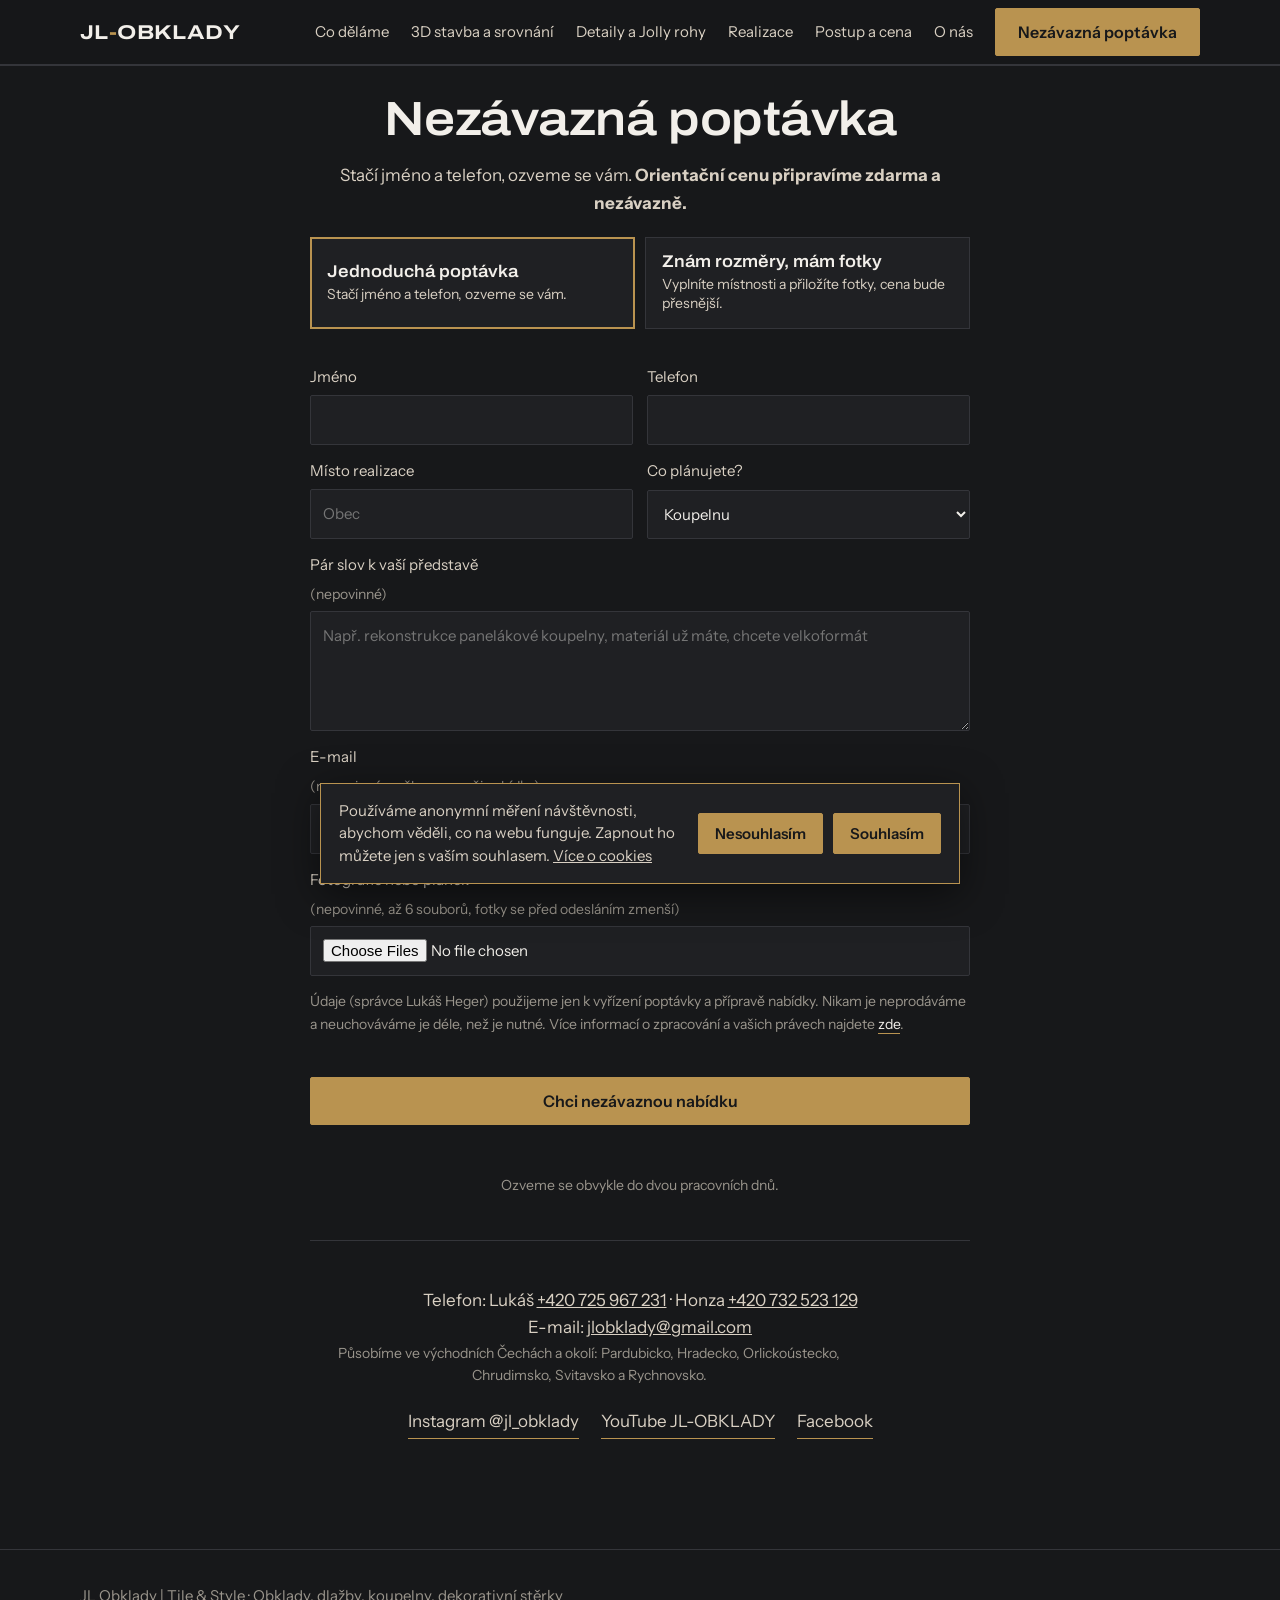
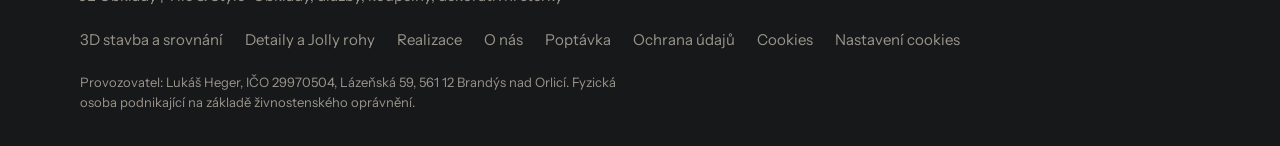
<file: poptavka/index.html>
<!doctype html>
<html lang="cs">
<head>
<script src="/assets/gtm.js"></script>
<meta charset="utf-8">
<meta name="viewport" content="width=device-width,initial-scale=1">
<title>Nezávazná poptávka koupelny a obkladů | JL Obklady</title>
<meta name="description" content="Napište nám, co plánujete, a zadejte rozměry. Orientační cenu koupelny, obkladů nebo dlažby vám připravíme zdarma a nezávazně. JL-OBKLADY, východní Čechy.">
<link rel="canonical" href="https://jl-obklady-web.jlobklady.workers.dev/poptavka/">
<meta name="robots" content="index,follow,max-image-preview:large">
<meta property="og:type" content="website"><meta property="og:locale" content="cs_CZ"><meta property="og:site_name" content="JL Obklady | Tile & Style">
<meta property="og:title" content="Nezávazná poptávka"><meta property="og:description" content="Napište nám, co plánujete, a zadejte rozměry. Orientační cenu koupelny, obkladů nebo dlažby vám připravíme zdarma a nezávazně. JL-OBKLADY, východní Čechy."><meta property="og:url" content="https://jl-obklady-web.jlobklady.workers.dev/poptavka/"><meta property="og:image" content="https://jl-obklady-web.jlobklady.workers.dev/assets/og.jpg">
<meta name="twitter:card" content="summary_large_image">
<meta name="theme-color" content="#17181a">
<link rel="stylesheet" href="/assets/fonts.css">
<link rel="stylesheet" href="/assets/site.css">
<style>
.modes{display:grid;grid-template-columns:1fr 1fr;gap:10px;margin-bottom:22px}
.modes button{all:unset;box-sizing:border-box;cursor:pointer;border:1px solid var(--joint);background:var(--slab);padding:14px 16px;color:var(--stone);display:block}
.modes button b{display:block;color:var(--porc);font:600 17px var(--h);font-stretch:108%;margin-bottom:4px}
.modes button span{font-size:14px;line-height:1.4;display:block}
.modes button[aria-pressed=true]{border-color:var(--brass);box-shadow:inset 0 0 0 1px var(--brass)}
.modes button:focus-visible{outline:2px solid var(--brass);outline-offset:2px}
#moreForm.simple{display:none}
#moreForm.full>summary{display:none}
@media(max-width:560px){.modes{grid-template-columns:1fr}}
</style>
</head>
<body>
<header><div class="wrap">
 <a class="logo" href="/">JL<b>-</b>OBKLADY</a>
 <button class="burger" id="burger" type="button" aria-expanded="false" aria-controls="menu"><span class="t1">Objevit více</span><span class="t2">Zavřít</span><svg viewBox="0 0 24 24" width="16" height="16" fill="none" stroke="currentColor" stroke-width="2.4" stroke-linecap="round" stroke-linejoin="round" aria-hidden="true"><path d="M5 9l7 7 7-7"/></svg></button>
 <nav id="menu" aria-label="Hlavní menu"><a href="/#sluzby">Co děláme</a><a href="/3d-stavba/">3D stavba a srovnání</a><a href="/detaily/">Detaily a Jolly rohy</a><a href="/realizace/">Realizace</a><a href="/#postup">Postup a cena</a><a href="/o-nas/">O nás</a><a href="/poptavka/" class="btn">Nezávazná poptávka</a></nav>
</div></header>

<main>
<section style="padding-top:0"><div class="wrap" style="max-width:700px;text-align:center">
 <h1 style="font-size:clamp(30px,5vw,48px);margin-top:28px;max-width:none">Nezávazná poptávka</h1>
 <p class="lead">Stačí jméno a telefon, ozveme se vám. <b>Orientační cenu připravíme zdarma a nezávazně.</b></p>
</div><div class="wrap" style="margin-top:20px;max-width:700px">
 <form id="poptavka" novalidate>
  <div class="modes" role="group" aria-label="Typ poptávky"><button type="button" id="modeS" aria-pressed="true"><b>Jednoduchá poptávka</b><span>Stačí jméno a telefon, ozveme se vám.</span></button><button type="button" id="modeF" aria-pressed="false"><b>Znám rozměry, mám fotky</b><span>Vyplníte místnosti a přiložíte fotky, cena bude přesnější.</span></button></div>
  <div class="hp" aria-hidden="true"><label>Web<input name="website" tabindex="-1" autocomplete="off"></label></div>
  <div class="g2"><label>Jméno<input name="name" required maxlength="120" autocomplete="name"></label><label>Telefon<input name="phone" required type="tel" maxlength="40" autocomplete="tel"></label></div>
  <div class="g2"><label>Místo realizace<input name="location" maxlength="200" placeholder="Obec" autocomplete="address-level2"></label><label>Co plánujete?<select name="plan"><option value="Koupelna">Koupelnu</option><option value="Obklad">Obklad stěn</option><option value="Dlažba">Dlažbu</option><option value="Jiné">Něco jiného</option></select></label></div>
  <label>Pár slov k vaší představě <span class="small">(nepovinné)</span><textarea name="description" maxlength="4000" placeholder="Např. rekonstrukce panelákové koupelny, materiál už máte, chcete velkoformát"></textarea></label>
  <label>E-mail <span class="small">(nepovinné, pošleme na něj nabídku)</span><input name="email" type="email" maxlength="200" autocomplete="email"></label>
  <input type="hidden" name="t" value="">
  <input type="hidden" name="work_type" value="">
  <input type="hidden" name="rooms" value="">
  <details class="moreform simple" id="moreForm"><summary>Chci přesnější orientační cenu hned (rozměry, fotky, termín)</summary>
   <label>Termín<input name="timing" maxlength="120" placeholder="Např. jaro 2027"></label>
   <fieldset class="rooms"><legend>Místnosti a rozměry</legend>
    <p class="small">Přidejte každou místnost, kde se bude obkládat nebo dlaždit. Rozměry stačí přibližné.</p>
    <div id="rooms"></div>
    <button class="btn ghost" type="button" id="addRoom">+ Přidat místnost</button>
   </fieldset>
  </details>
  <label>Fotografie nebo plánek <span class="small">(nepovinné, až 6 souborů, fotky se před odesláním zmenší)</span><input name="photos" type="file" accept="image/*,.pdf" multiple></label>
  <p class="small" style="margin:0 0 14px;max-width:none">Údaje (správce Lukáš Heger) použijeme jen k vyřízení poptávky a přípravě nabídky. Nikam je neprodáváme a neuchováváme je déle, než je nutné. Více informací o zpracování a vašich právech najdete <a href="/ochrana-udaju/#poptavka" target="_blank" rel="noopener">zde</a>.</p>
  <div id="ts" class="ts"></div>
  <button class="btn" type="submit">Chci nezávaznou nabídku</button>
  <p id="fs" class="fs" role="status" aria-live="polite"></p>
  <p class="small" style="text-align:center;max-width:none">Ozveme se obvykle do dvou pracovních dnů.</p>
 </form>
 <div class="info" style="margin-top:44px;padding-top:28px;border-top:1px solid var(--joint);text-align:center">
  <p class="lead">Telefon: Lukáš <a href="tel:+420725967231">+420 725 967 231</a> · Honza <a href="tel:+420732523129">+420 732 523 129</a><br>E-mail: <a href="mailto:jlobklady@gmail.com">jlobklady@gmail.com</a></p>
  <p class="small">Působíme ve východních Čechách a okolí: Pardubicko, Hradecko, Orlickoústecko, Chrudimsko, Svitavsko a Rychnovsko.</p>
  <p class="social" style="justify-content:center"><a href="https://www.instagram.com/jl_obklady" target="_blank" rel="noopener">Instagram @jl_obklady</a><a href="https://youtube.com/@jl_obklady" target="_blank" rel="noopener">YouTube JL-OBKLADY</a><a href="https://www.facebook.com/share/1KxSvnfTCf/" target="_blank" rel="noopener">Facebook</a></p>
 </div>
</div></section>
</main>
<footer><div class="wrap"><span>JL Obklady | Tile & Style · Obklady, dlažby, koupelny, dekorativní stěrky</span><nav aria-label="Odkazy"><a href="/3d-stavba/">3D stavba a srovnání</a><a href="/detaily/">Detaily a Jolly rohy</a><a href="/realizace/">Realizace</a><a href="/o-nas/">O nás</a><a href="/poptavka/">Poptávka</a><a href="/ochrana-udaju/">Ochrana údajů</a><a href="/cookies/">Cookies</a></nav><p class="fid">Provozovatel: Lukáš Heger, IČO 29970504, Lázeňská 59, 561 12 Brandýs nad Orlicí. Fyzická osoba podnikající na základě živnostenského oprávnění.</p></div></footer>
<div class="call" id="call"><div class="call-menu" id="callMenu"><a href="tel:+420725967231">Lukáš<small>+420 725 967 231</small></a><a href="tel:+420732523129">Honza<small>+420 732 523 129</small></a><a href="https://wa.me/420725967231" target="_blank" rel="noopener" data-track="whatsapp">WhatsApp<small>napsat zprávu</small></a></div><button type="button" class="btn" id="callBtn" aria-expanded="false" aria-controls="callMenu">Zavolat</button></div>
<script src="/assets/site.js" defer></script>
<script>
(function(){
 var API='https://abmlhxkufkphmkqjjvwi.supabase.co/functions/v1/poptavka';
 var form=document.getElementById('poptavka'); if(!form) return;
 var st=document.getElementById('fs'), btn=form.querySelector('button[type=submit]');
 form.elements.t.value=Date.now();

 // ---- tabulka místností ----
 var TYPES=[['koupelna','Koupelna'],['wc','WC'],['kuchyn','Kuchyň'],['chodba','Chodba / hala'],['jine','Jiná místnost']];
 var FORMATS=[['nevim','Formát zatím nevím'],['30x60','do 30×60 cm'],['60x60','60×60 cm'],['60x120','60×120 cm'],['120x120','120×120 cm'],['120x280','XXL desky (až 160×320 cm)']];
 var roomsBox=document.getElementById('rooms'), addBtn=document.getElementById('addRoom');
 function opt(a,sel){return a.map(function(x){return '<option value="'+x[0]+'"'+(x[0]===sel?' selected':'')+'>'+x[1]+'</option>'}).join('')}
 function chk(k,label,on){return '<label class="check"><input type="checkbox" data-k="'+k+'"'+(on?' checked':'')+'><span>'+label+'</span></label>'}
 function addRoom(type){
  if(roomsBox.children.length>=8){return}
  var d=document.createElement('div'); d.className='room'; type=type||'koupelna';
  d.innerHTML='<div class="rh"><b></b><button type="button" class="rm">Odebrat</button></div>'+
   '<div class="g2"><label>Typ místnosti<select data-k="type">'+opt(TYPES,type)+'</select></label><label>Název (nepovinné)<input data-k="name" maxlength="40" placeholder="Např. koupelna nahoře"></label></div>'+
   '<div class="g3"><label>Délka podlahy (m)<input data-k="L" inputmode="decimal" placeholder="3,2"></label><label>Šířka podlahy (m)<input data-k="W" inputmode="decimal" placeholder="2,0"></label><label>Formát obkladu / dlažby<select data-k="format">'+opt(FORMATS,'nevim')+'</select></label></div>'+
   '<div class="opts">'+
   chk('floor','Dlažba na podlahu',true)+
   chk('walls','Obklad stěn',type==='koupelna'||type==='wc')+
   '<div class="sub" data-sub="walls"><label>Obvod obkládaných stěn (m)<input data-k="wallLen" inputmode="decimal" placeholder="např. 10"></label><label>Výška obkladu (m)<input data-k="wallH" inputmode="decimal" placeholder="2,0"></label></div>'+
   chk('niche','Nika',false)+
   '<div class="sub" data-sub="niche"><label>Počet nik<input data-k="nicheN" inputmode="numeric" placeholder="1"></label><label>Šířka (cm)<input data-k="nicheW" inputmode="numeric" placeholder="30"></label><label>Výška (cm)<input data-k="nicheH" inputmode="numeric" placeholder="60"></label><label>Hloubka (cm)<input data-k="nicheD" inputmode="numeric" placeholder="10"></label></div>'+
   chk('shower','Sprchový kout se spádem do žlabu nebo vpusti',false)+
   '<div class="sub" data-sub="shower"><label>Rozměr sprchy – délka (cm)<input data-k="showerL" inputmode="numeric" placeholder="90"></label><label>Rozměr sprchy – šířka (cm)<input data-k="showerW" inputmode="numeric" placeholder="90"></label></div>'+
   chk('bath','Vana',false)+
   '<div class="sub" data-sub="bath"><label>Délka vany (cm)<input data-k="bathL" inputmode="numeric" placeholder="170"></label><label>Šířka vany (cm)<input data-k="bathW" inputmode="numeric" placeholder="70"></label></div>'+
   chk('waterproof','Hydroizolace (koupelna, sprcha, mokrý provoz)',type==='koupelna')+
   '<div class="sub" data-sub="waterproof"><label>Hydroizolace stěn<select data-k="hydroWalls"><option value="zony">Jen sprcha a vana (s přesahy)</option><option value="cele">Všechny obkládané stěny</option></select></label></div>'+
   chk('level','Nerovný podklad, bude potřeba vyrovnat (nivelace)',false)+
   chk('remove','Je nutné odstranit starý obklad nebo dlažbu',false)+
   chk('sokl','Sokl z dlažby',false)+
   chk('underfloor','Podlahové topení',false)+
   '</div>';
  roomsBox.appendChild(d);
  d.querySelector('.rm').addEventListener('click',function(){roomsBox.removeChild(d);renum()});
  Array.prototype.forEach.call(d.querySelectorAll('input[type=checkbox]'),function(c){c.addEventListener('change',function(){sub(d)})});
  sub(d); renum();
 }
 function sub(d){['walls','niche','shower','bath','waterproof'].forEach(function(k){var c=d.querySelector('[data-k='+k+']'),b=d.querySelector('[data-sub='+k+']');if(c&&b)b.classList.toggle('on',c.checked)})}
 function renum(){Array.prototype.forEach.call(roomsBox.children,function(d,i){d.querySelector('b').textContent='Místnost '+(i+1)});addBtn.style.display=roomsBox.children.length>=8?'none':''}
 addBtn.addEventListener('click',function(){addRoom('koupelna')});

 var more=document.getElementById('moreForm');
 var mS=document.getElementById('modeS'),mF=document.getElementById('modeF'),lead=document.querySelector('main .lead');
 var LEAD_S=lead?lead.innerHTML:'';
 function mode(full){
  mS.setAttribute('aria-pressed',full?'false':'true');mF.setAttribute('aria-pressed',full?'true':'false');
  more.classList.toggle('simple',!full);more.classList.toggle('full',full);more.open=full;
  if(lead)lead.innerHTML=full?'Vyplňte rozměry místností a přiložte fotky nebo plánek. <b>Orientační cenu pak připravíme přesněji, zdarma a nezávazně.</b>':LEAD_S;
  if(full&&!roomsBox.children.length)addRoom('koupelna');
  try{history.replaceState(null,'',full?'#presna':location.pathname)}catch(_){}
 }
 mS.addEventListener('click',function(){mode(false)});mF.addEventListener('click',function(){mode(true)});
 if(location.hash==='#presna')mode(true);
 more.addEventListener('toggle',function(){if(more.open&&!roomsBox.children.length)addRoom('koupelna')});
 function n(v){var x=parseFloat(String(v).replace(',','.'));return isFinite(x)&&x>0?x:0}
 function readRooms(){
  var out=[],bad='';
  Array.prototype.forEach.call(roomsBox.children,function(d,i){
   var g=function(k){var e=d.querySelector('[data-k='+k+']');return e?(e.type==='checkbox'?e.checked:e.value):''};
   var r={type:g('type'),name:g('name').trim(),format:g('format'),floor:g('floor'),walls:g('walls'),shower:g('shower'),bath:g('bath'),hydroWalls:g('hydroWalls'),waterproof:g('waterproof'),level:g('level'),remove:g('remove'),sokl:g('sokl'),underfloor:g('underfloor'),
    L:n(g('L')),W:n(g('W')),wallLen:n(g('wallLen')),wallH:n(g('wallH')),showerL:n(g('showerL')),showerW:n(g('showerW')),bathL:n(g('bathL')),bathW:n(g('bathW')),niche:g('niche'),nicheN:n(g('nicheN')),nicheW:n(g('nicheW')),nicheH:n(g('nicheH')),nicheD:n(g('nicheD'))};
   if(!r.floor&&!r.walls){bad='U místnosti '+(i+1)+' zaškrtněte dlažbu nebo obklad, nebo místnost odeberte.';return}
   if(r.floor&&!(r.L&&r.W)){bad='U místnosti '+(i+1)+' vyplňte délku a šířku podlahy.';return}
   if(r.walls&&!(r.wallLen&&r.wallH)){ if(r.L&&r.W&&!r.wallLen) r.wallLen=2*(r.L+r.W); if(!r.wallH) r.wallH=2; if(!(r.wallLen&&r.wallH)){bad='U místnosti '+(i+1)+' vyplňte obvod a výšku obkladu.';return} }
   if(r.shower&&!(r.showerL&&r.showerW)){r.showerL=r.showerL||90;r.showerW=r.showerW||r.showerL}
   if(r.niche&&!r.walls){r.niche=false}
   if(r.niche){r.nicheN=Math.min(Math.round(r.nicheN)||1,6);r.nicheW=r.nicheW||30;r.nicheH=r.nicheH||60;r.nicheD=r.nicheD||10}
   if(r.bath&&!(r.bathL&&r.bathW)){r.bathL=r.bathL||170;r.bathW=r.bathW||70}
   out.push(r);
  });
  return {rooms:out,error:bad};
 }
 function say(msg,err){st.textContent=msg;st.className='fs'+(err?' err':'')}
 async function shrink(f){
  if(!f.type||f.type.indexOf('image/')!==0) return f;
  try{
   var bmp=await createImageBitmap(f,{imageOrientation:'from-image'});
   var k=Math.min(1,1600/Math.max(bmp.width,bmp.height)), w=Math.round(bmp.width*k), h=Math.round(bmp.height*k);
   var c=document.createElement('canvas'); c.width=w; c.height=h; c.getContext('2d').drawImage(bmp,0,0,w,h);
   var b=await new Promise(function(r){c.toBlob(r,'image/jpeg',.82)});
   return b?new File([b],f.name.replace(/\.[^.]+$/,'')+'.jpg',{type:'image/jpeg'}):f;
  }catch(e){return f}
 }
 /* Cloudflare Turnstile: vyplňte veřejný site key a ochrana se zapne (jinak je vypnutá) */
 var TS_SITE_KEY='';
 if(TS_SITE_KEY){var ts=document.createElement('script');ts.src='https://challenges.cloudflare.com/turnstile/v0/api.js?render=explicit';ts.async=true;ts.onload=function(){window.turnstile&&window.turnstile.render('#ts',{sitekey:TS_SITE_KEY,language:'cs'})};document.head.appendChild(ts)}
 form.addEventListener('submit',async function(ev){
  ev.preventDefault();
  var e=form.elements;
  if(!e.name.value.trim()){say('Vyplňte prosím jméno.',1);e.name.focus();return}
  if(e.phone.value.replace(/\D/g,'').length<7){say('Zadejte prosím platný telefon.',1);e.phone.focus();return}
  var rr=more.classList.contains('full')&&roomsBox.children.length?readRooms():{rooms:[],error:''}; if(rr.error){say(rr.error,1);return}
  e.rooms.value=JSON.stringify(rr.rooms);
  e.work_type.value=rr.rooms.some(function(r){return r.type==='koupelna'})?'Koupelna':(rr.rooms.some(function(r){return r.walls})&&rr.rooms.some(function(r){return r.floor})?'Jiné':(rr.rooms.some(function(r){return r.walls})?'Obklad':(rr.rooms.length?'Dlažba':'Jiné')));
  if(!rr.rooms.length)e.work_type.value=e.plan.value;
  var files=Array.prototype.slice.call(e.photos.files);
  if(files.length>6){say('Nahrát lze nejvýše 6 souborů.',1);return}
  btn.disabled=true; say(files.length?'Zmenšuji a odesílám fotografie…':'Odesílám…');
  try{
   var fd=new FormData(form); fd.delete('photos');
   for(var i=0;i<files.length;i++){var f=await shrink(files[i]); if(f.size>6*1024*1024){say('Soubor „'+files[i].name+'“ je příliš velký (nejvýše 6 MB).',1);btn.disabled=false;return} fd.append('photos',f,f.name)}
   var ctl=new AbortController(), to=setTimeout(function(){ctl.abort()},60000);
   var res=await fetch(API,{method:'POST',body:fd,signal:ctl.signal}); clearTimeout(to);
   var data={}; try{data=await res.json()}catch(_){}
   if(res.ok&&data.ok){
    window.jlTrack&&jlTrack('poptavka_odeslana');form.outerHTML='<div class="thanks" role="status"><h3>Děkujeme, poptávku jsme přijali.</h3><p>Orientační cenu vám připravíme a pošleme e-mailem nebo se ozveme telefonicky, obvykle do dvou pracovních dnů.'+(data.failed?' Některé soubory se nepodařilo nahrát, v případě potřeby nám je pošlete e-mailem.':'')+'</p></div>';
    return;
   }
   say(data.error||'Odeslání se nepodařilo. Zkuste to prosím znovu nebo zavolejte.',1);
   if(data.field&&e[data.field]) e[data.field].focus();
  }catch(err){
   say('Odeslání se nepodařilo, zkontrolujte připojení nebo zavolejte na +420 725 967 231 (Lukáš) nebo +420 732 523 129 (Honza).',1);
  }
  btn.disabled=false;
 });
})();
</script>
</body>
</html>
</file>
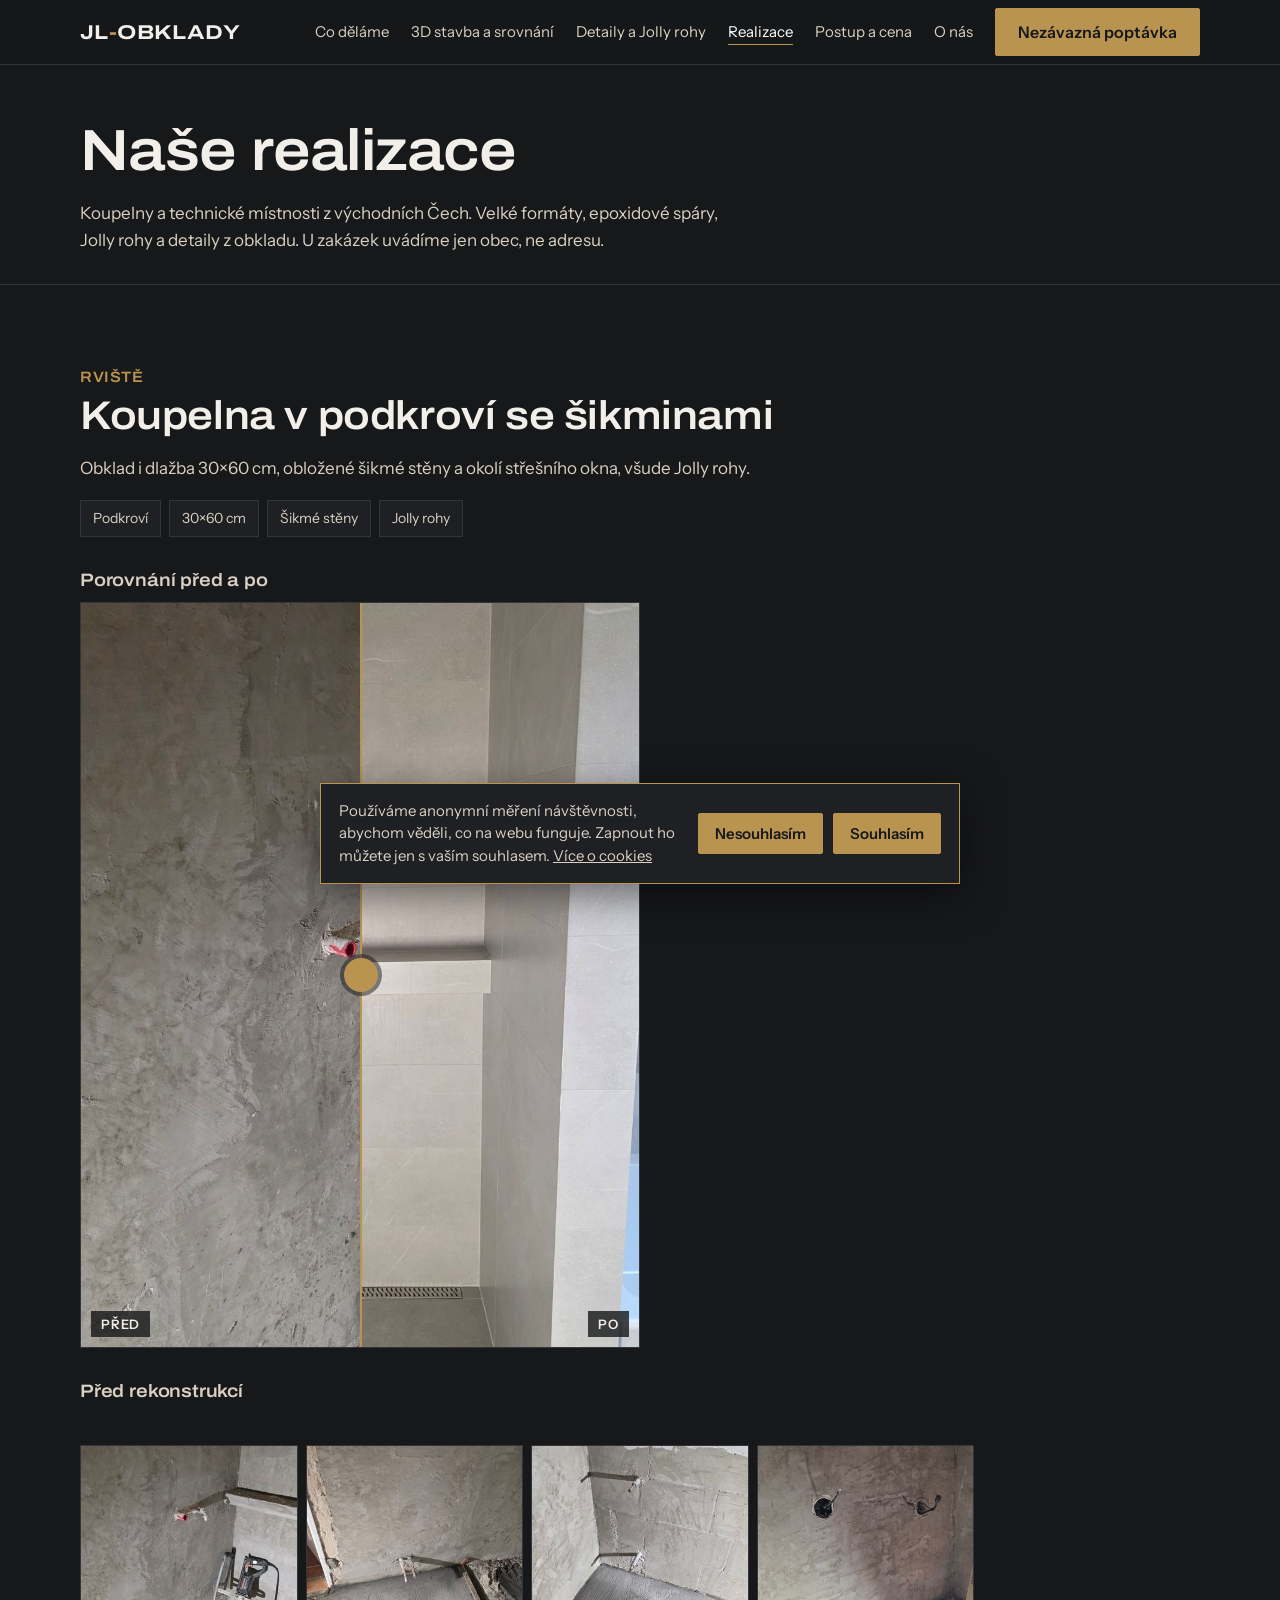
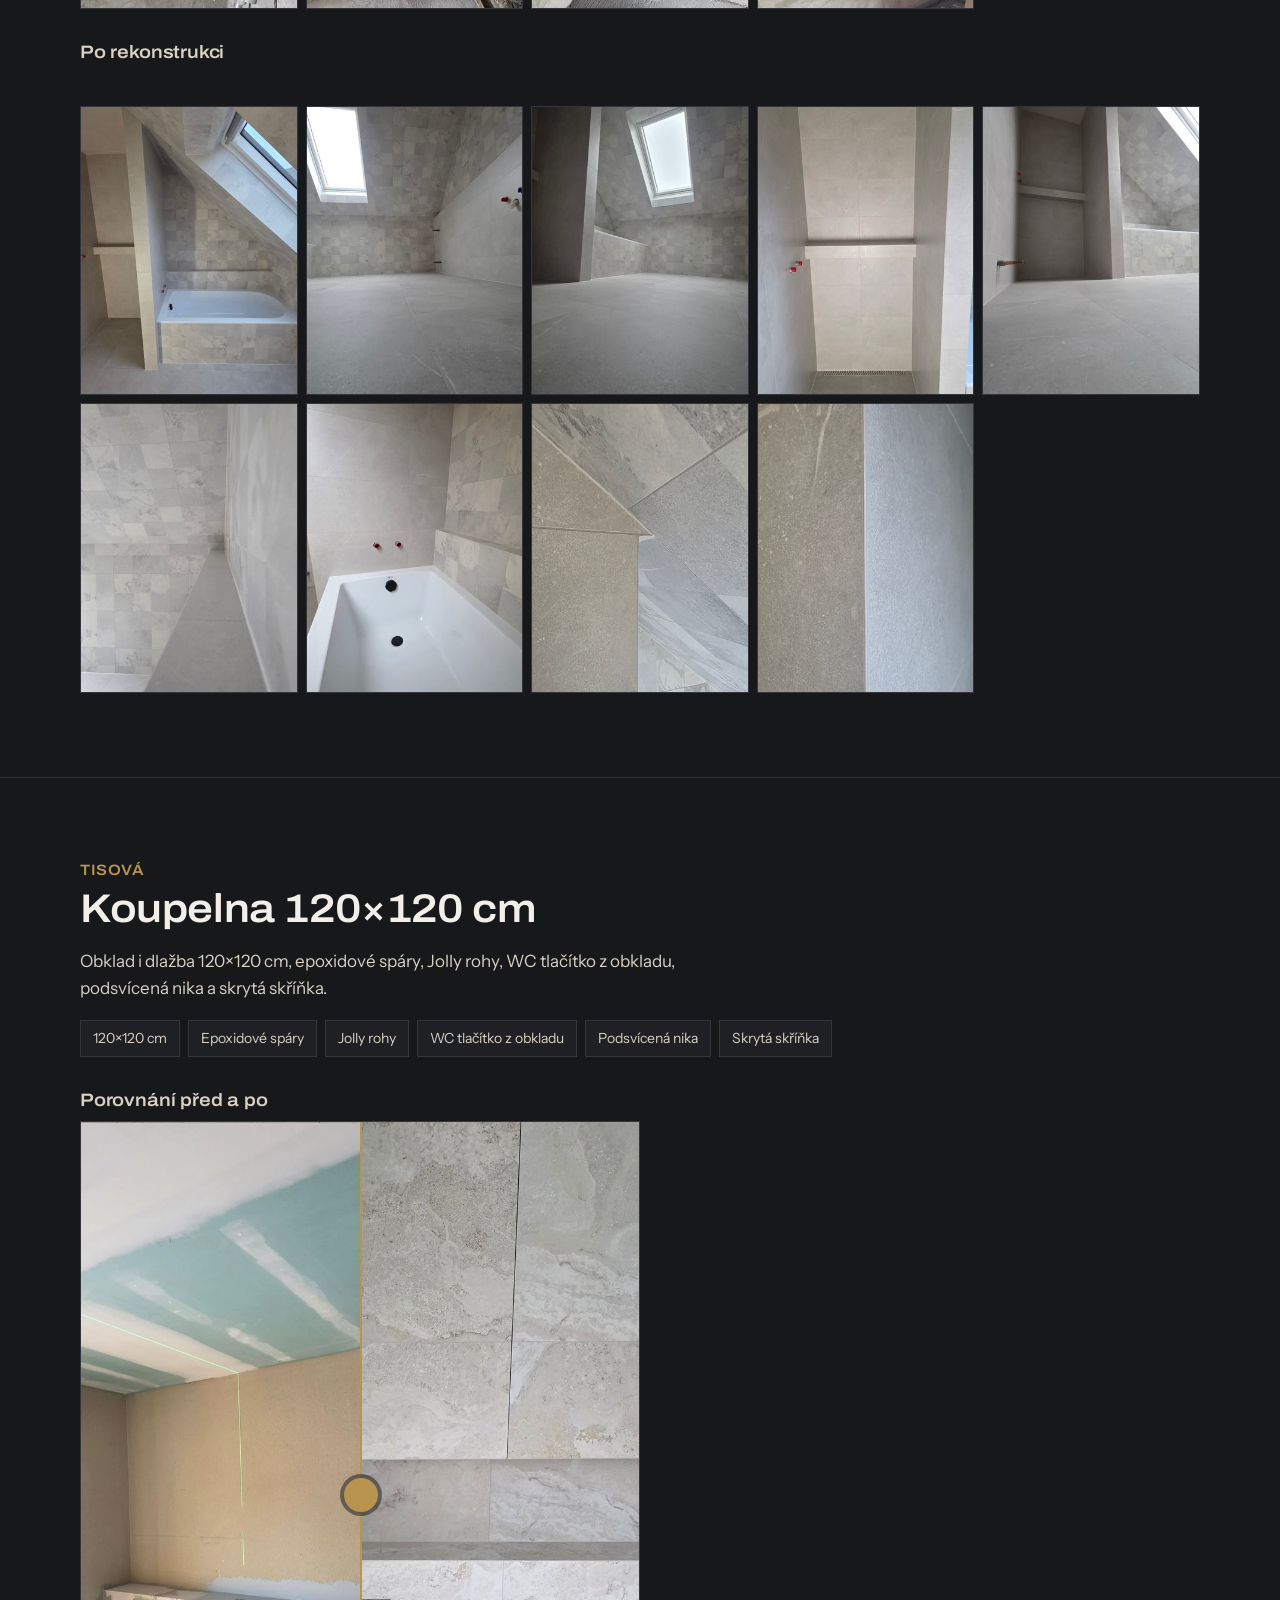
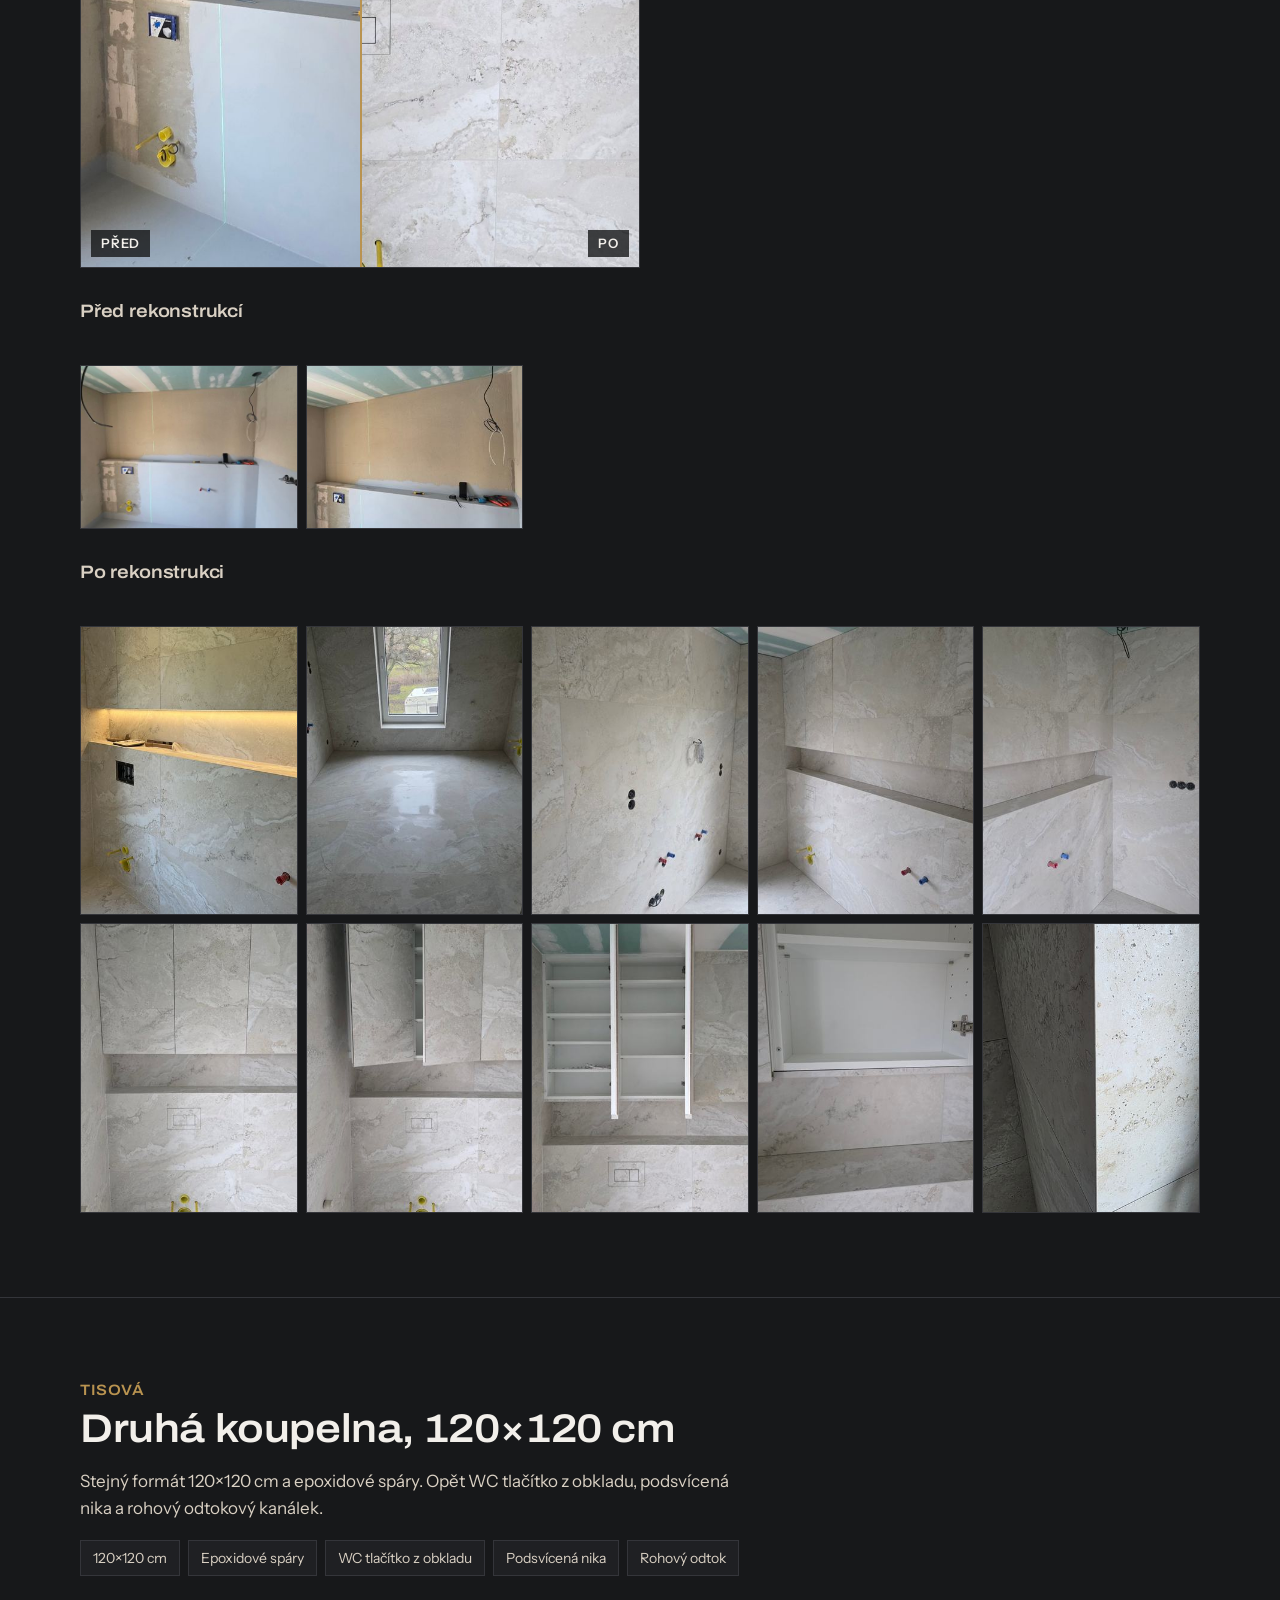
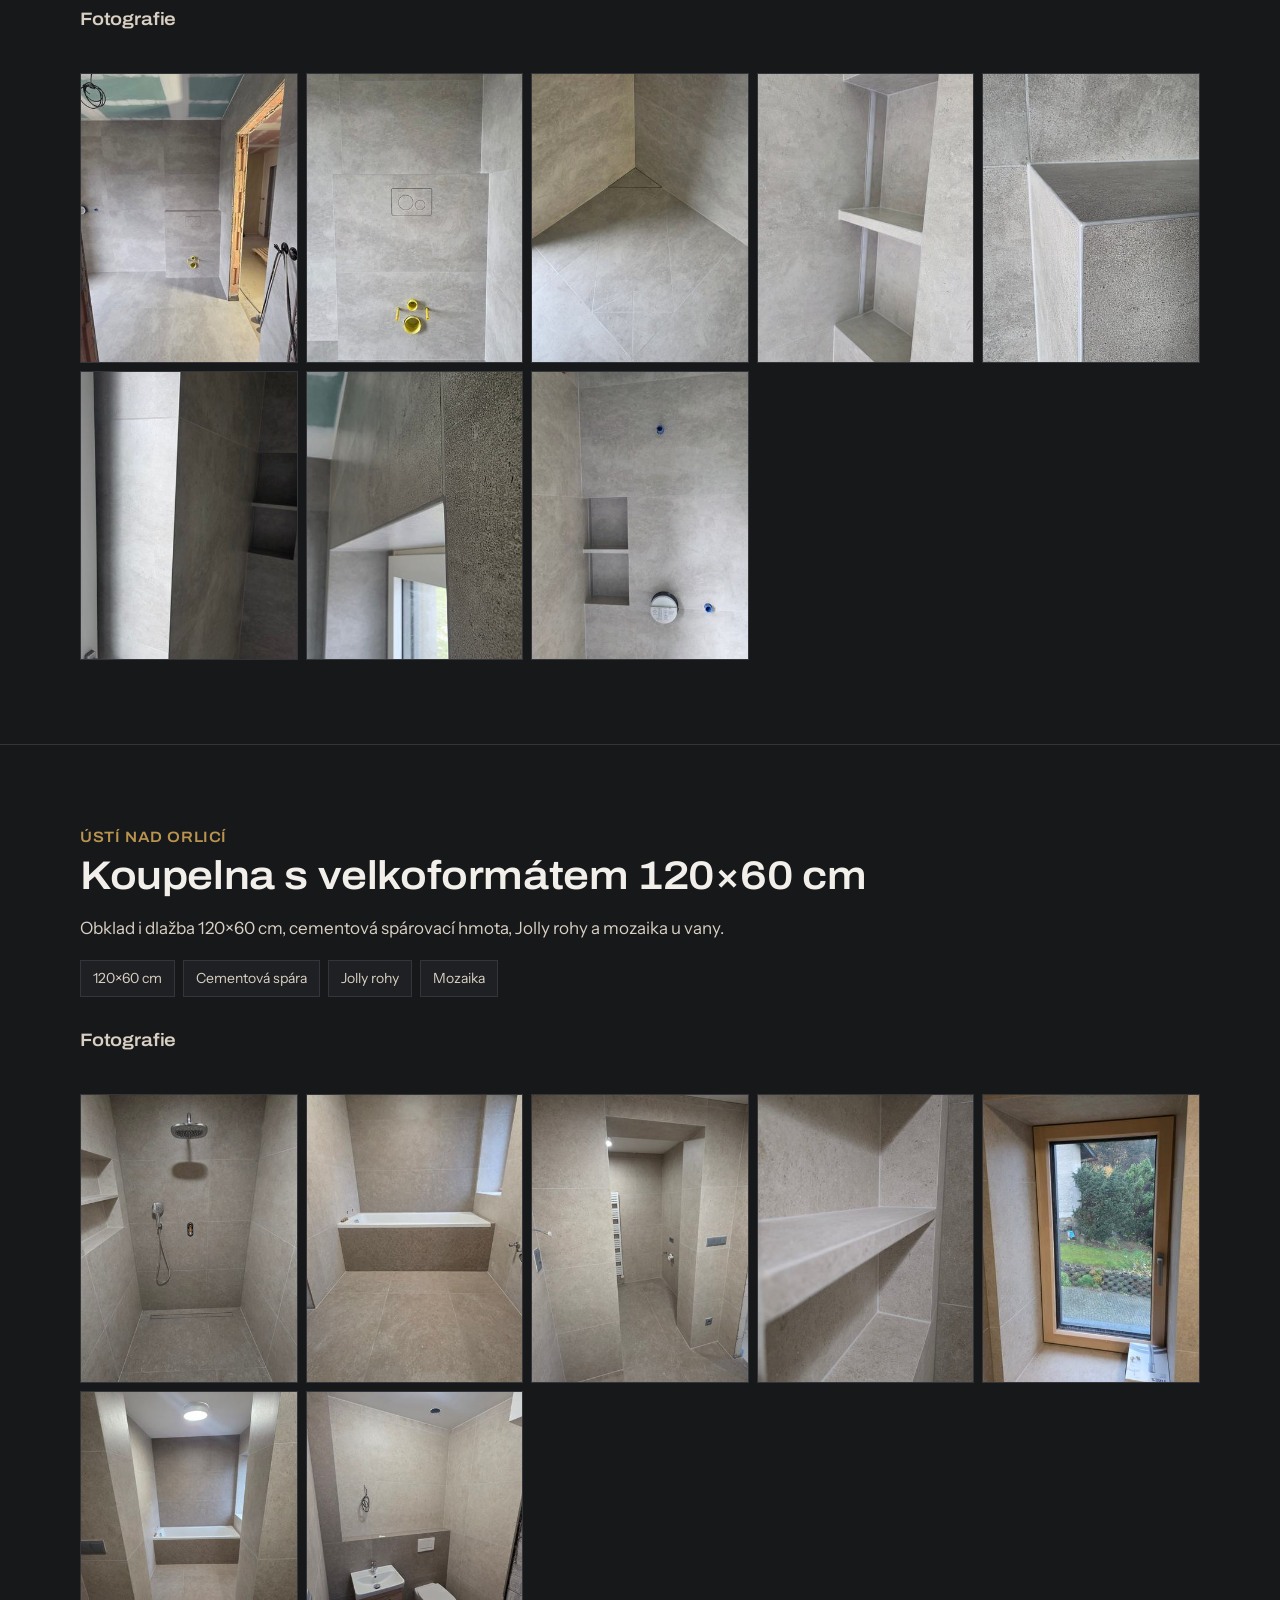
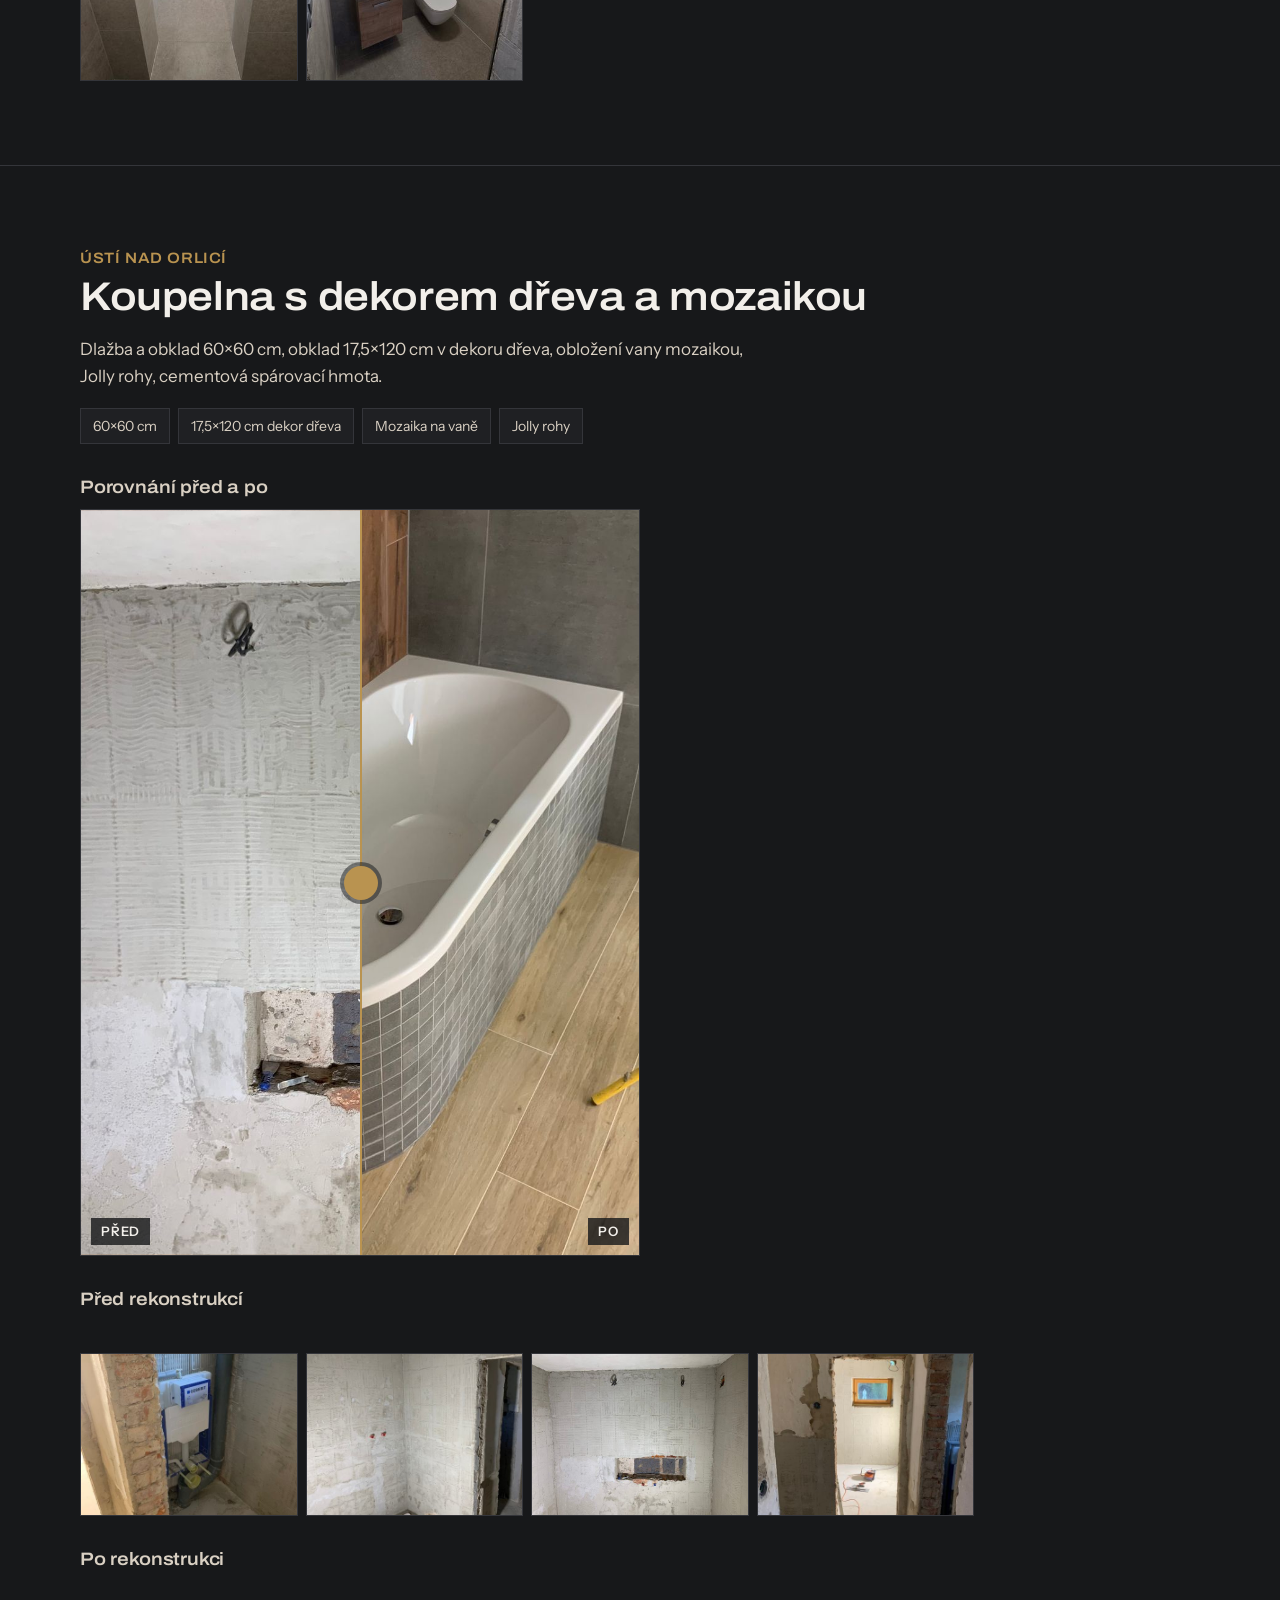
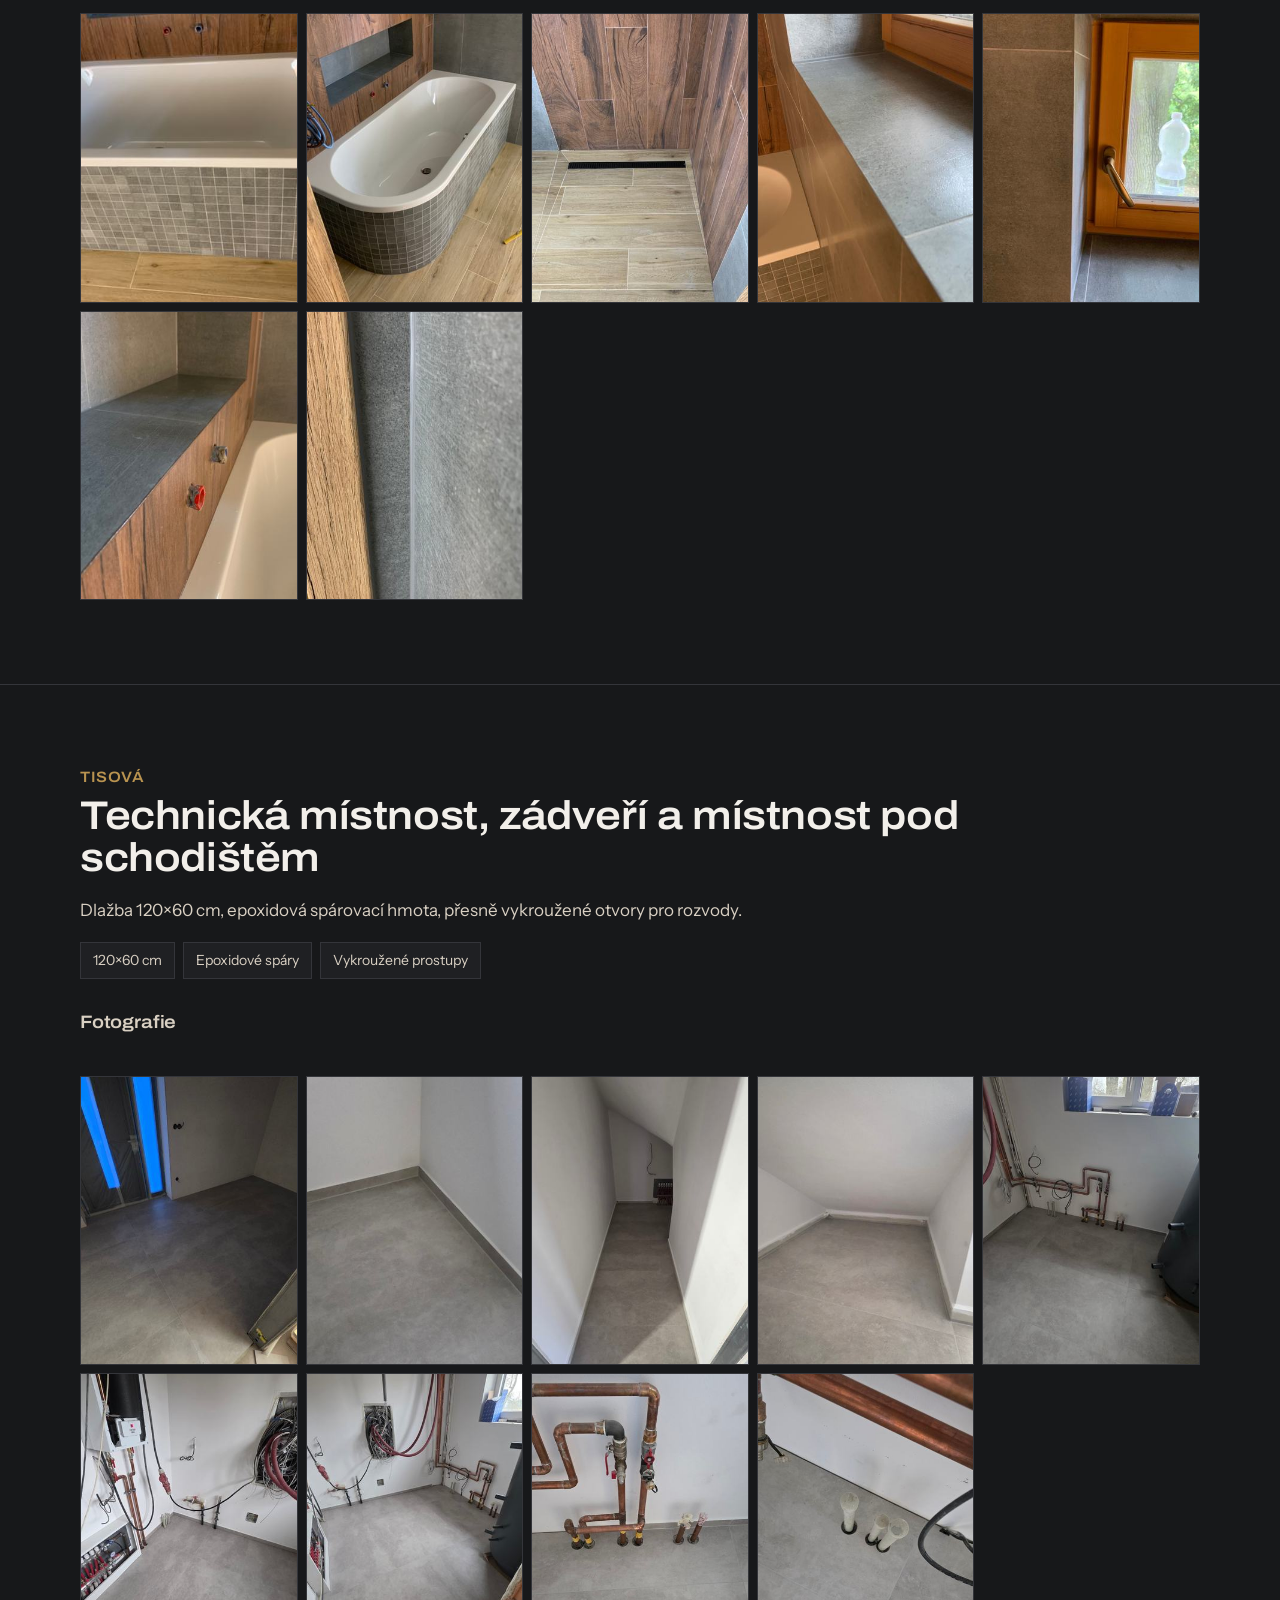
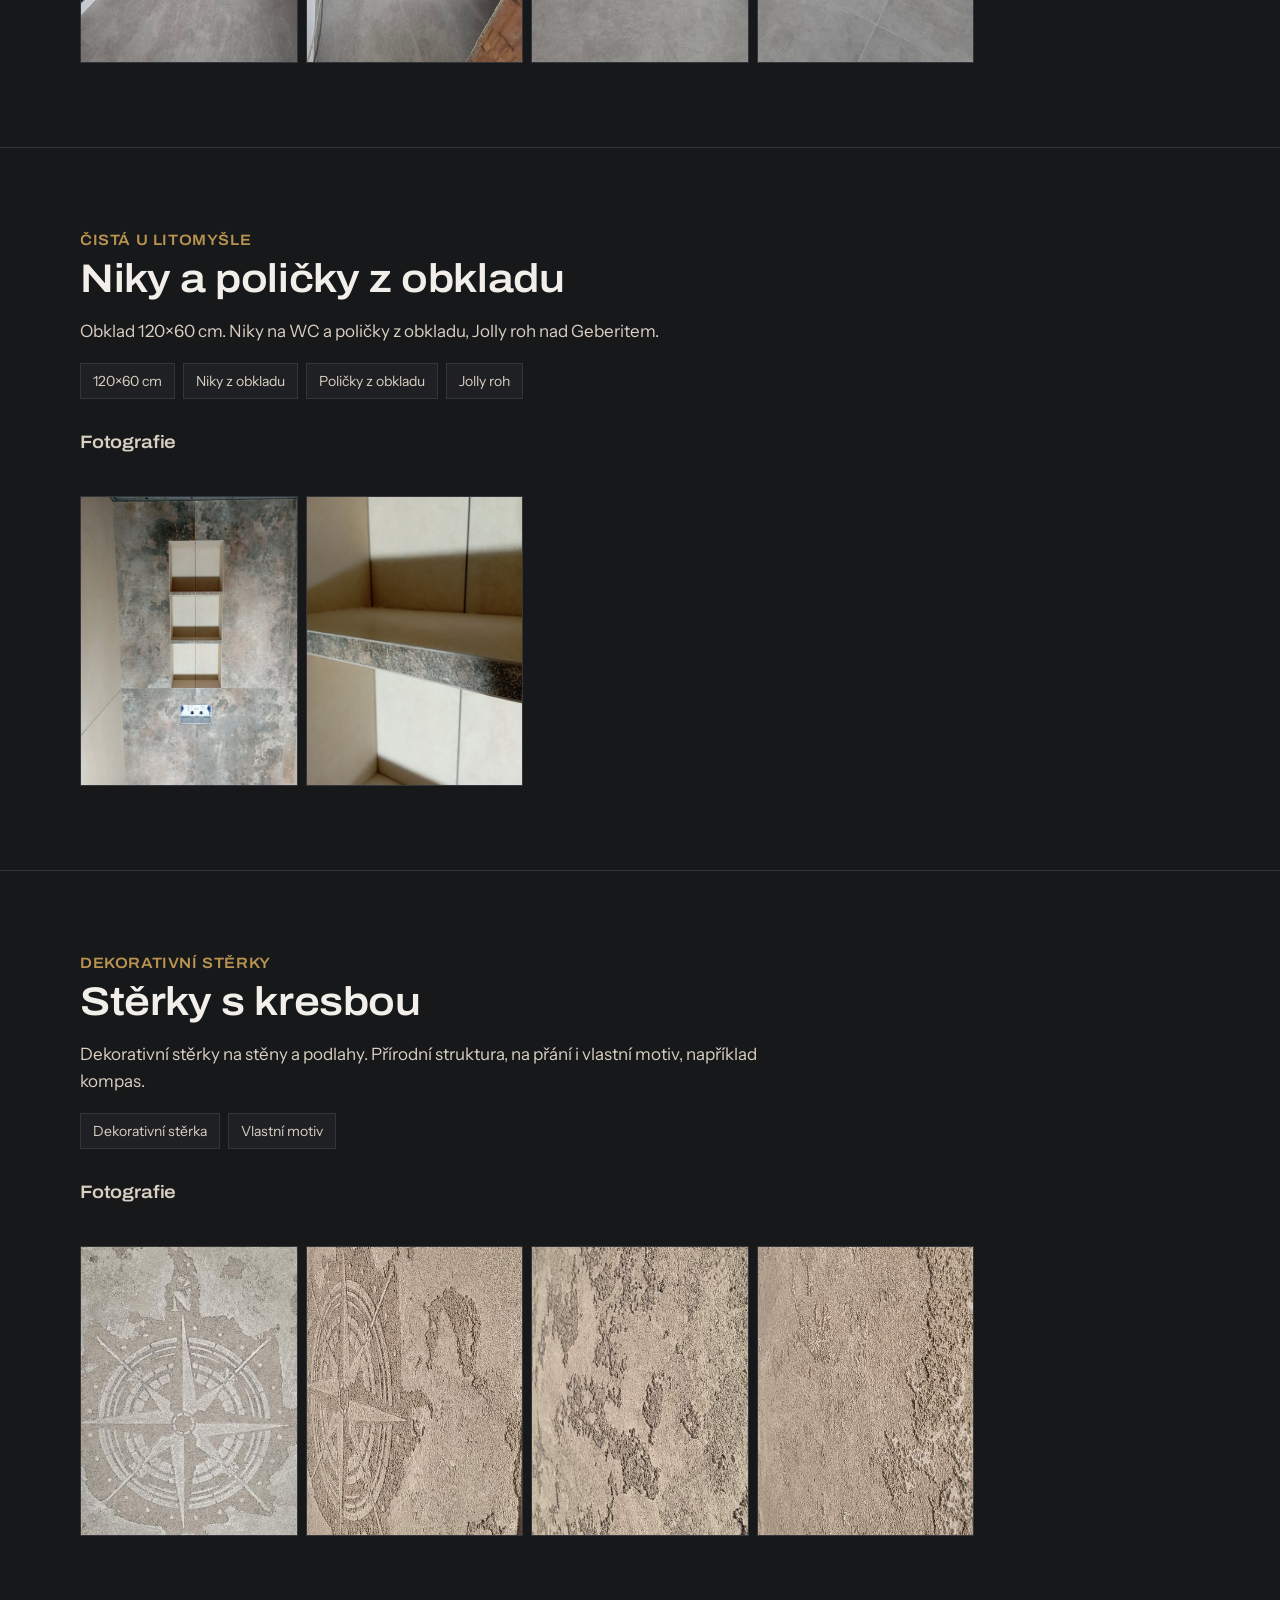
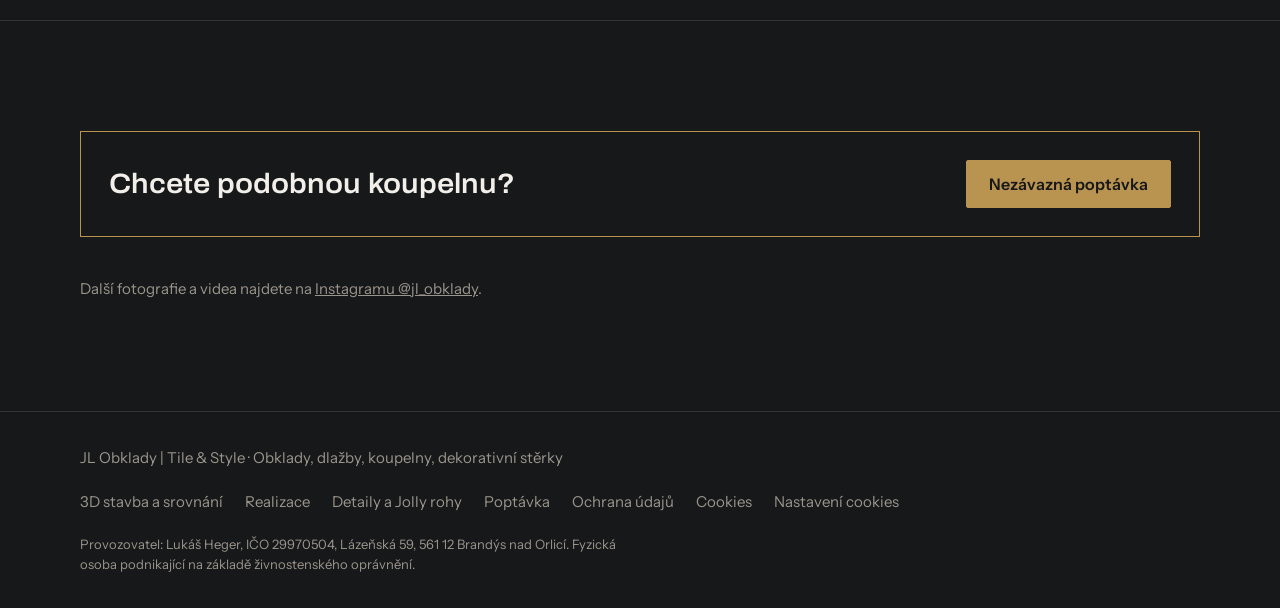
<file: realizace/index.html>
<!doctype html>
<html lang="cs">
<head>
<script src="/assets/gtm.js"></script>
<meta charset="utf-8">
<meta name="viewport" content="width=device-width,initial-scale=1">
<title>Realizace koupelen: fotky před a po | JL Obklady</title>
<meta name="description" content="Realizace koupelen a technických místností z východních Čech: velké formáty, epoxidové spáry, Jolly rohy, niky a WC tlačítka z obkladu. Fotky před a po.">
<link rel="canonical" href="https://jl-obklady-web.jlobklady.workers.dev/realizace/">
<meta name="robots" content="index,follow,max-image-preview:large">
<meta property="og:type" content="website"><meta property="og:locale" content="cs_CZ"><meta property="og:site_name" content="JL Obklady | Tile & Style">
<meta property="og:title" content="Realizace koupelen: fotky před a po"><meta property="og:description" content="Realizace koupelen a technických místností: velké formáty, epoxidové spáry, Jolly rohy a detaily z obkladu."><meta property="og:url" content="https://jl-obklady-web.jlobklady.workers.dev/realizace/"><meta property="og:image" content="https://jl-obklady-web.jlobklady.workers.dev/assets/og.jpg">
<meta name="twitter:card" content="summary_large_image">
<meta name="theme-color" content="#17181a">
<link rel="stylesheet" href="/assets/fonts.css">
<link rel="stylesheet" href="/assets/site.css"><link rel="stylesheet" href="/assets/gallery.css">
</head>
<body>
<header><div class="wrap">
 <a class="logo" href="/">JL<b>-</b>OBKLADY</a>
 <button class="burger" id="burger" type="button" aria-expanded="false" aria-controls="menu"><span class="t1">Objevit více</span><span class="t2">Zavřít</span><svg viewBox="0 0 24 24" width="16" height="16" fill="none" stroke="currentColor" stroke-width="2.4" stroke-linecap="round" stroke-linejoin="round" aria-hidden="true"><path d="M5 9l7 7 7-7"/></svg></button>
 <nav id="menu" aria-label="Hlavní menu"><a href="/#sluzby">Co děláme</a><a href="/3d-stavba/">3D stavba a srovnání</a><a href="/detaily/">Detaily a Jolly rohy</a><a href="/realizace/" aria-current="page">Realizace</a><a href="/#postup">Postup a cena</a><a href="/o-nas/">O nás</a><a href="/poptavka/" class="btn">Nezávazná poptávka</a></nav>
</div></header>

<main>
<div class="wrap sub-hero"><h1>Naše realizace</h1><p class="lead">Koupelny a technické místnosti z východních Čech. Velké formáty, epoxidové spáry, Jolly rohy a detaily z obkladu. U zakázek uvádíme jen obec, ne adresu.</p></div>
<section class="pj" id="rv"><div class="wrap"><p class="loc">Rviště</p><h2>Koupelna v podkroví se šikminami</h2><p class="lead">Obklad i dlažba 30×60 cm, obložené šikmé stěny a okolí střešního okna, všude Jolly rohy.</p><ul class="tags"><li>Podkroví</li><li>30×60 cm</li><li>Šikmé stěny</li><li>Jolly rohy</li></ul>
<h3>Porovnání před a po</h3><div class="ba" role="group" aria-label="Posuvník před a po"><img src="/assets/real/rv-9.jpg" alt="Koupelna Rviště, po rekonstrukci" loading="lazy"><img class="top" src="/assets/real/rv-5.jpg" alt="Koupelna Rviště, před rekonstrukcí" loading="lazy"><span class="bar"></span><span class="lb l1">Před</span><span class="lb l2">Po</span><input type="range" min="0" max="100" value="50" aria-label="Posun mezi stavem před a po"></div>
<h3>Před rekonstrukcí</h3><div class="gal before">
<button type="button" data-full="/assets/real/rv-5.jpg" data-alt="Koupelna Rviště, před rekonstrukcí"><img src="/assets/real/rv-5-t.jpg" alt="Koupelna Rviště, před rekonstrukcí" loading="lazy" decoding="async"></button>
<button type="button" data-full="/assets/real/rv-6.jpg" data-alt="Koupelna Rviště, před rekonstrukcí"><img src="/assets/real/rv-6-t.jpg" alt="Koupelna Rviště, před rekonstrukcí" loading="lazy" decoding="async"></button>
<button type="button" data-full="/assets/real/rv-7.jpg" data-alt="Koupelna Rviště, před rekonstrukcí"><img src="/assets/real/rv-7-t.jpg" alt="Koupelna Rviště, před rekonstrukcí" loading="lazy" decoding="async"></button>
<button type="button" data-full="/assets/real/rv-8.jpg" data-alt="Koupelna Rviště, před rekonstrukcí"><img src="/assets/real/rv-8-t.jpg" alt="Koupelna Rviště, před rekonstrukcí" loading="lazy" decoding="async"></button>
</div>
<h3>Po rekonstrukci</h3><div class="gal">
<button type="button" data-full="/assets/real/rv-10.jpg" data-alt="Koupelna Rviště"><img src="/assets/real/rv-10-t.jpg" alt="Koupelna Rviště" loading="lazy" decoding="async"></button>
<button type="button" data-full="/assets/real/rv-1.jpg" data-alt="Koupelna Rviště"><img src="/assets/real/rv-1-t.jpg" alt="Koupelna Rviště" loading="lazy" decoding="async"></button>
<button type="button" data-full="/assets/real/rv-2.jpg" data-alt="Koupelna Rviště"><img src="/assets/real/rv-2-t.jpg" alt="Koupelna Rviště" loading="lazy" decoding="async"></button>
<button type="button" data-full="/assets/real/rv-9.jpg" data-alt="Koupelna Rviště"><img src="/assets/real/rv-9-t.jpg" alt="Koupelna Rviště" loading="lazy" decoding="async"></button>
<button type="button" data-full="/assets/real/rv-3.jpg" data-alt="Koupelna Rviště"><img src="/assets/real/rv-3-t.jpg" alt="Koupelna Rviště" loading="lazy" decoding="async"></button>
<button type="button" data-full="/assets/real/rv-4.jpg" data-alt="Koupelna Rviště"><img src="/assets/real/rv-4-t.jpg" alt="Koupelna Rviště" loading="lazy" decoding="async"></button>
<button type="button" data-full="/assets/real/rv-12.jpg" data-alt="Koupelna Rviště"><img src="/assets/real/rv-12-t.jpg" alt="Koupelna Rviště" loading="lazy" decoding="async"></button>
<button type="button" data-full="/assets/real/rv-14.jpg" data-alt="Koupelna Rviště"><img src="/assets/real/rv-14-t.jpg" alt="Koupelna Rviště" loading="lazy" decoding="async"></button>
<button type="button" data-full="/assets/real/rv-15.jpg" data-alt="Koupelna Rviště"><img src="/assets/real/rv-15-t.jpg" alt="Koupelna Rviště" loading="lazy" decoding="async"></button>
</div></div></section>
<section class="pj" id="t1"><div class="wrap"><p class="loc">Tisová</p><h2>Koupelna 120×120 cm</h2><p class="lead">Obklad i dlažba 120×120 cm, epoxidové spáry, Jolly rohy, WC tlačítko z obkladu, podsvícená nika a skrytá skříňka.</p><ul class="tags"><li>120×120 cm</li><li>Epoxidové spáry</li><li>Jolly rohy</li><li>WC tlačítko z obkladu</li><li>Podsvícená nika</li><li>Skrytá skříňka</li></ul>
<h3>Porovnání před a po</h3><div class="ba" role="group" aria-label="Posuvník před a po"><img src="/assets/real/t1-12.jpg" alt="Koupelna Tisová 1, po rekonstrukci" loading="lazy"><img class="top" src="/assets/real/t1b-3.jpg" alt="Koupelna Tisová 1, před rekonstrukcí" loading="lazy"><span class="bar"></span><span class="lb l1">Před</span><span class="lb l2">Po</span><input type="range" min="0" max="100" value="50" aria-label="Posun mezi stavem před a po"></div>
<h3>Před rekonstrukcí</h3><div class="gal before">
<button type="button" data-full="/assets/real/t1b-2.jpg" data-alt="Koupelna Tisová 1, před rekonstrukcí"><img src="/assets/real/t1b-2-t.jpg" alt="Koupelna Tisová 1, před rekonstrukcí" loading="lazy" decoding="async"></button>
<button type="button" data-full="/assets/real/t1b-3.jpg" data-alt="Koupelna Tisová 1, před rekonstrukcí"><img src="/assets/real/t1b-3-t.jpg" alt="Koupelna Tisová 1, před rekonstrukcí" loading="lazy" decoding="async"></button>
</div>
<h3>Po rekonstrukci</h3><div class="gal"><button type="button" data-full="/assets/real/t1-0.jpg" data-alt="Koupelna Tisová 1, podsvícená nika a WC tlačítko z obkladu"><img src="/assets/real/t1-0-t.jpg" alt="Koupelna Tisová 1, podsvícená nika a WC tlačítko z obkladu" loading="lazy" decoding="async"></button>
<button type="button" data-full="/assets/real/t1-4.jpg" data-alt="Koupelna Tisová 1"><img src="/assets/real/t1-4-t.jpg" alt="Koupelna Tisová 1" loading="lazy" decoding="async"></button>
<button type="button" data-full="/assets/real/t1-2.jpg" data-alt="Koupelna Tisová 1"><img src="/assets/real/t1-2-t.jpg" alt="Koupelna Tisová 1" loading="lazy" decoding="async"></button>
<button type="button" data-full="/assets/real/t1-3.jpg" data-alt="Koupelna Tisová 1"><img src="/assets/real/t1-3-t.jpg" alt="Koupelna Tisová 1" loading="lazy" decoding="async"></button>
<button type="button" data-full="/assets/real/t1-6.jpg" data-alt="Koupelna Tisová 1"><img src="/assets/real/t1-6-t.jpg" alt="Koupelna Tisová 1" loading="lazy" decoding="async"></button>
<button type="button" data-full="/assets/real/t1-12.jpg" data-alt="Koupelna Tisová 1"><img src="/assets/real/t1-12-t.jpg" alt="Koupelna Tisová 1" loading="lazy" decoding="async"></button>
<button type="button" data-full="/assets/real/t1-9.jpg" data-alt="Koupelna Tisová 1"><img src="/assets/real/t1-9-t.jpg" alt="Koupelna Tisová 1" loading="lazy" decoding="async"></button>
<button type="button" data-full="/assets/real/t1-10.jpg" data-alt="Koupelna Tisová 1"><img src="/assets/real/t1-10-t.jpg" alt="Koupelna Tisová 1" loading="lazy" decoding="async"></button>
<button type="button" data-full="/assets/real/t1-5.jpg" data-alt="Koupelna Tisová 1"><img src="/assets/real/t1-5-t.jpg" alt="Koupelna Tisová 1" loading="lazy" decoding="async"></button>
<button type="button" data-full="/assets/real/t1-15.jpg" data-alt="Koupelna Tisová 1"><img src="/assets/real/t1-15-t.jpg" alt="Koupelna Tisová 1" loading="lazy" decoding="async"></button>
</div></div></section>
<section class="pj" id="t2"><div class="wrap"><p class="loc">Tisová</p><h2>Druhá koupelna, 120×120 cm</h2><p class="lead">Stejný formát 120×120 cm a epoxidové spáry. Opět WC tlačítko z obkladu, podsvícená nika a rohový odtokový kanálek.</p><ul class="tags"><li>120×120 cm</li><li>Epoxidové spáry</li><li>WC tlačítko z obkladu</li><li>Podsvícená nika</li><li>Rohový odtok</li></ul>
<h3>Fotografie</h3><div class="gal">
<button type="button" data-full="/assets/real/t2-2.jpg" data-alt="Koupelna Tisová 2"><img src="/assets/real/t2-2-t.jpg" alt="Koupelna Tisová 2" loading="lazy" decoding="async"></button>
<button type="button" data-full="/assets/real/t2-3.jpg" data-alt="Koupelna Tisová 2"><img src="/assets/real/t2-3-t.jpg" alt="Koupelna Tisová 2" loading="lazy" decoding="async"></button>
<button type="button" data-full="/assets/real/t2-4.jpg" data-alt="Koupelna Tisová 2"><img src="/assets/real/t2-4-t.jpg" alt="Koupelna Tisová 2" loading="lazy" decoding="async"></button>
<button type="button" data-full="/assets/real/t2-5.jpg" data-alt="Koupelna Tisová 2"><img src="/assets/real/t2-5-t.jpg" alt="Koupelna Tisová 2" loading="lazy" decoding="async"></button>
<button type="button" data-full="/assets/real/t2-9.jpg" data-alt="Koupelna Tisová 2"><img src="/assets/real/t2-9-t.jpg" alt="Koupelna Tisová 2" loading="lazy" decoding="async"></button>
<button type="button" data-full="/assets/real/t2-10.jpg" data-alt="Koupelna Tisová 2"><img src="/assets/real/t2-10-t.jpg" alt="Koupelna Tisová 2" loading="lazy" decoding="async"></button>
<button type="button" data-full="/assets/real/t2-11.jpg" data-alt="Koupelna Tisová 2"><img src="/assets/real/t2-11-t.jpg" alt="Koupelna Tisová 2" loading="lazy" decoding="async"></button>
<button type="button" data-full="/assets/real/t2-12.jpg" data-alt="Koupelna Tisová 2"><img src="/assets/real/t2-12-t.jpg" alt="Koupelna Tisová 2" loading="lazy" decoding="async"></button>
</div></div></section>
<section class="pj" id="u1"><div class="wrap"><p class="loc">Ústí nad Orlicí</p><h2>Koupelna s velkoformátem 120×60 cm</h2><p class="lead">Obklad i dlažba 120×60 cm, cementová spárovací hmota, Jolly rohy a mozaika u vany.</p><ul class="tags"><li>120×60 cm</li><li>Cementová spára</li><li>Jolly rohy</li><li>Mozaika</li></ul>
<h3>Fotografie</h3><div class="gal">
<button type="button" data-full="/assets/real/u1-1.jpg" data-alt="Koupelna Ústí nad Orlicí 1"><img src="/assets/real/u1-1-t.jpg" alt="Koupelna Ústí nad Orlicí 1" loading="lazy" decoding="async"></button>
<button type="button" data-full="/assets/real/u1-4.jpg" data-alt="Koupelna Ústí nad Orlicí 1"><img src="/assets/real/u1-4-t.jpg" alt="Koupelna Ústí nad Orlicí 1" loading="lazy" decoding="async"></button>
<button type="button" data-full="/assets/real/u1-5.jpg" data-alt="Koupelna Ústí nad Orlicí 1"><img src="/assets/real/u1-5-t.jpg" alt="Koupelna Ústí nad Orlicí 1" loading="lazy" decoding="async"></button>
<button type="button" data-full="/assets/real/u1-2.jpg" data-alt="Koupelna Ústí nad Orlicí 1"><img src="/assets/real/u1-2-t.jpg" alt="Koupelna Ústí nad Orlicí 1" loading="lazy" decoding="async"></button>
<button type="button" data-full="/assets/real/u1-3.jpg" data-alt="Koupelna Ústí nad Orlicí 1"><img src="/assets/real/u1-3-t.jpg" alt="Koupelna Ústí nad Orlicí 1" loading="lazy" decoding="async"></button>
<button type="button" data-full="/assets/real/u1-7.jpg" data-alt="Koupelna Ústí nad Orlicí 1"><img src="/assets/real/u1-7-t.jpg" alt="Koupelna Ústí nad Orlicí 1" loading="lazy" decoding="async"></button>
<button type="button" data-full="/assets/real/u1-8.jpg" data-alt="Koupelna Ústí nad Orlicí 1"><img src="/assets/real/u1-8-t.jpg" alt="Koupelna Ústí nad Orlicí 1" loading="lazy" decoding="async"></button>
</div></div></section>
<section class="pj" id="u2"><div class="wrap"><p class="loc">Ústí nad Orlicí</p><h2>Koupelna s dekorem dřeva a mozaikou</h2><p class="lead">Dlažba a obklad 60×60 cm, obklad 17,5×120 cm v dekoru dřeva, obložení vany mozaikou, Jolly rohy, cementová spárovací hmota.</p><ul class="tags"><li>60×60 cm</li><li>17,5×120 cm dekor dřeva</li><li>Mozaika na vaně</li><li>Jolly rohy</li></ul>
<h3>Porovnání před a po</h3><div class="ba" role="group" aria-label="Posuvník před a po"><img src="/assets/real/u2-6.jpg" alt="Koupelna Ústí nad Orlicí 2, po rekonstrukci" loading="lazy"><img class="top" src="/assets/real/u2b-5.jpg" alt="Koupelna Ústí nad Orlicí 2, před rekonstrukcí" loading="lazy"><span class="bar"></span><span class="lb l1">Před</span><span class="lb l2">Po</span><input type="range" min="0" max="100" value="50" aria-label="Posun mezi stavem před a po"></div>
<h3>Před rekonstrukcí</h3><div class="gal before">
<button type="button" data-full="/assets/real/u2b-1.jpg" data-alt="Koupelna Ústí nad Orlicí 2, před rekonstrukcí"><img src="/assets/real/u2b-1-t.jpg" alt="Koupelna Ústí nad Orlicí 2, před rekonstrukcí" loading="lazy" decoding="async"></button>
<button type="button" data-full="/assets/real/u2b-3.jpg" data-alt="Koupelna Ústí nad Orlicí 2, před rekonstrukcí"><img src="/assets/real/u2b-3-t.jpg" alt="Koupelna Ústí nad Orlicí 2, před rekonstrukcí" loading="lazy" decoding="async"></button>
<button type="button" data-full="/assets/real/u2b-5.jpg" data-alt="Koupelna Ústí nad Orlicí 2, před rekonstrukcí"><img src="/assets/real/u2b-5-t.jpg" alt="Koupelna Ústí nad Orlicí 2, před rekonstrukcí" loading="lazy" decoding="async"></button>
<button type="button" data-full="/assets/real/u2b-6.jpg" data-alt="Koupelna Ústí nad Orlicí 2, před rekonstrukcí"><img src="/assets/real/u2b-6-t.jpg" alt="Koupelna Ústí nad Orlicí 2, před rekonstrukcí" loading="lazy" decoding="async"></button>
</div>
<h3>Po rekonstrukci</h3><div class="gal">
<button type="button" data-full="/assets/real/u2-4.jpg" data-alt="Koupelna Ústí nad Orlicí 2"><img src="/assets/real/u2-4-t.jpg" alt="Koupelna Ústí nad Orlicí 2" loading="lazy" decoding="async"></button>
<button type="button" data-full="/assets/real/u2-6.jpg" data-alt="Koupelna Ústí nad Orlicí 2"><img src="/assets/real/u2-6-t.jpg" alt="Koupelna Ústí nad Orlicí 2" loading="lazy" decoding="async"></button>
<button type="button" data-full="/assets/real/u2-5.jpg" data-alt="Koupelna Ústí nad Orlicí 2"><img src="/assets/real/u2-5-t.jpg" alt="Koupelna Ústí nad Orlicí 2" loading="lazy" decoding="async"></button>
<button type="button" data-full="/assets/real/u2-1.jpg" data-alt="Koupelna Ústí nad Orlicí 2"><img src="/assets/real/u2-1-t.jpg" alt="Koupelna Ústí nad Orlicí 2" loading="lazy" decoding="async"></button>
<button type="button" data-full="/assets/real/u2-2.jpg" data-alt="Koupelna Ústí nad Orlicí 2"><img src="/assets/real/u2-2-t.jpg" alt="Koupelna Ústí nad Orlicí 2" loading="lazy" decoding="async"></button>
<button type="button" data-full="/assets/real/u2-3.jpg" data-alt="Koupelna Ústí nad Orlicí 2"><img src="/assets/real/u2-3-t.jpg" alt="Koupelna Ústí nad Orlicí 2" loading="lazy" decoding="async"></button>
<button type="button" data-full="/assets/real/u2-7.jpg" data-alt="Koupelna Ústí nad Orlicí 2"><img src="/assets/real/u2-7-t.jpg" alt="Koupelna Ústí nad Orlicí 2" loading="lazy" decoding="async"></button>
</div></div></section>
<section class="pj" id="tm"><div class="wrap"><p class="loc">Tisová</p><h2>Technická místnost, zádveří a místnost pod schodištěm</h2><p class="lead">Dlažba 120×60 cm, epoxidová spárovací hmota, přesně vykroužené otvory pro rozvody.</p><ul class="tags"><li>120×60 cm</li><li>Epoxidové spáry</li><li>Vykroužené prostupy</li></ul>
<h3>Fotografie</h3><div class="gal">
<button type="button" data-full="/assets/real/tm-2.jpg" data-alt="Tisová, technické prostory"><img src="/assets/real/tm-2-t.jpg" alt="Tisová, technické prostory" loading="lazy" decoding="async"></button>
<button type="button" data-full="/assets/real/tm-1.jpg" data-alt="Tisová, technické prostory"><img src="/assets/real/tm-1-t.jpg" alt="Tisová, technické prostory" loading="lazy" decoding="async"></button>
<button type="button" data-full="/assets/real/tm-3.jpg" data-alt="Tisová, technické prostory"><img src="/assets/real/tm-3-t.jpg" alt="Tisová, technické prostory" loading="lazy" decoding="async"></button>
<button type="button" data-full="/assets/real/tm-4.jpg" data-alt="Tisová, technické prostory"><img src="/assets/real/tm-4-t.jpg" alt="Tisová, technické prostory" loading="lazy" decoding="async"></button>
<button type="button" data-full="/assets/real/tm-5.jpg" data-alt="Tisová, technické prostory"><img src="/assets/real/tm-5-t.jpg" alt="Tisová, technické prostory" loading="lazy" decoding="async"></button>
<button type="button" data-full="/assets/real/tm-6.jpg" data-alt="Tisová, technické prostory"><img src="/assets/real/tm-6-t.jpg" alt="Tisová, technické prostory" loading="lazy" decoding="async"></button>
<button type="button" data-full="/assets/real/tm-10.jpg" data-alt="Tisová, technické prostory"><img src="/assets/real/tm-10-t.jpg" alt="Tisová, technické prostory" loading="lazy" decoding="async"></button>
<button type="button" data-full="/assets/real/tm-8.jpg" data-alt="Tisová, technické prostory"><img src="/assets/real/tm-8-t.jpg" alt="Tisová, technické prostory" loading="lazy" decoding="async"></button>
<button type="button" data-full="/assets/real/tm-7.jpg" data-alt="Tisová, technické prostory"><img src="/assets/real/tm-7-t.jpg" alt="Tisová, technické prostory" loading="lazy" decoding="async"></button>
</div></div></section>
<section class="pj" id="ci"><div class="wrap"><p class="loc">Čistá u Litomyšle</p><h2>Niky a poličky z obkladu</h2><p class="lead">Obklad 120×60 cm. Niky na WC a poličky z obkladu, Jolly roh nad Geberitem.</p><ul class="tags"><li>120×60 cm</li><li>Niky z obkladu</li><li>Poličky z obkladu</li><li>Jolly roh</li></ul>
<h3>Fotografie</h3><div class="gal">
<button type="button" data-full="/assets/real/ci-1.jpg" data-alt="Čistá u Litomyšle"><img src="/assets/real/ci-1-t.jpg" alt="Čistá u Litomyšle" loading="lazy" decoding="async"></button>
<button type="button" data-full="/assets/real/ci-3.jpg" data-alt="Čistá u Litomyšle"><img src="/assets/real/ci-3-t.jpg" alt="Čistá u Litomyšle" loading="lazy" decoding="async"></button>
</div></div></section>
<section class="pj" id="sterky"><div class="wrap"><p class="loc">Dekorativní stěrky</p><h2>Stěrky s kresbou</h2><p class="lead">Dekorativní stěrky na stěny a podlahy. Přírodní struktura, na přání i vlastní motiv, například kompas.</p><ul class="tags"><li>Dekorativní stěrka</li><li>Vlastní motiv</li></ul><h3>Fotografie</h3><div class="gal"><button type="button" data-full="/assets/real/st-1.jpg" data-alt="Dekorativní stěrka s motivem kompasu"><img src="/assets/real/st-1-t.jpg" alt="Dekorativní stěrka s motivem kompasu" loading="lazy" decoding="async"></button><button type="button" data-full="/assets/real/st-2.jpg" data-alt="Dekorativní stěrka, detail motivu"><img src="/assets/real/st-2-t.jpg" alt="Dekorativní stěrka, detail motivu" loading="lazy" decoding="async"></button><button type="button" data-full="/assets/real/st-3.jpg" data-alt="Dekorativní stěrka, struktura"><img src="/assets/real/st-3-t.jpg" alt="Dekorativní stěrka, struktura" loading="lazy" decoding="async"></button><button type="button" data-full="/assets/real/st-4.jpg" data-alt="Dekorativní stěrka, detail struktury"><img src="/assets/real/st-4-t.jpg" alt="Dekorativní stěrka, detail struktury" loading="lazy" decoding="async"></button></div></div></section>
<section><div class="wrap"><div class="cta-band" style="margin-top:0"><p>Chcete podobnou koupelnu?</p><a class="btn" href="/poptavka/">Nezávazná poptávka</a></div><p class="nota">Další fotografie a videa najdete na <a href="https://www.instagram.com/jl_obklady" target="_blank" rel="noopener">Instagramu @jl_obklady</a>.</p></div></section>
</main><div id="lb" role="dialog" aria-modal="true" aria-label="Fotografie"><button class="x" type="button" aria-label="Zavřít">×</button><button class="p" type="button" aria-label="Předchozí">‹</button><img alt=""><button class="n" type="button" aria-label="Další">›</button><div class="cap"></div></div>

<footer><div class="wrap"><span>JL Obklady | Tile & Style · Obklady, dlažby, koupelny, dekorativní stěrky</span><nav aria-label="Odkazy"><a href="/3d-stavba/">3D stavba a srovnání</a><a href="/realizace/">Realizace</a><a href="/detaily/">Detaily a Jolly rohy</a><a href="/poptavka/">Poptávka</a><a href="/ochrana-udaju/">Ochrana údajů</a><a href="/cookies/">Cookies</a></nav><p class="fid">Provozovatel: Lukáš Heger, IČO 29970504, Lázeňská 59, 561 12 Brandýs nad Orlicí. Fyzická osoba podnikající na základě živnostenského oprávnění.</p></div></footer>
<div class="call" id="call"><div class="call-menu" id="callMenu"><a href="tel:+420725967231">Lukáš<small>+420 725 967 231</small></a><a href="tel:+420732523129">Honza<small>+420 732 523 129</small></a><a href="https://wa.me/420725967231" target="_blank" rel="noopener" data-track="whatsapp">WhatsApp<small>napsat zprávu</small></a></div><button type="button" class="btn" id="callBtn" aria-expanded="false" aria-controls="callMenu">Zavolat</button></div>
<script src="/assets/site.js" defer></script>
<script src="/assets/realizace.js" defer></script>
</body>
</html>
</file>
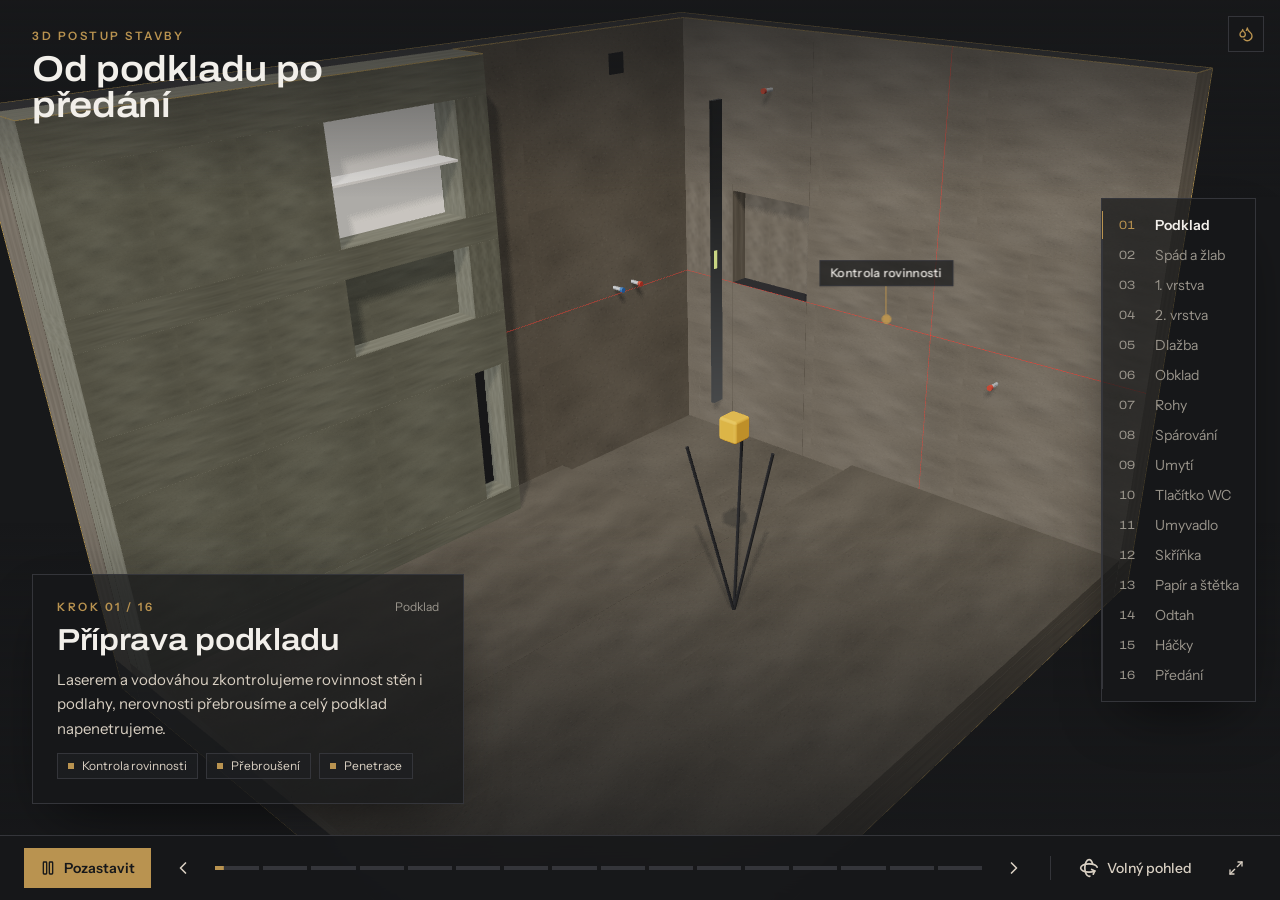
<file: stavba/index.html>
<!doctype html>
<html lang="cs">
  <head>
    <meta charset="utf-8" />
    <meta name="viewport" content="width=device-width, initial-scale=1" />
    <title>3D stavba koupelny | JL-OBKLADY</title>
    <meta name="description" content="Interaktivní 3D postup stavby koupelny od podkladu po předání." />
    <link rel="stylesheet" href="/assets/fonts.css">
    <script type="module" crossorigin src="./assets/index-Cd74G4Pq.js"></script>
    <link rel="stylesheet" crossorigin href="./assets/index-U8UzWMEP.css">
  </head>
  <body>
    <div id="root"></div>
  </body>
</html>
</file>
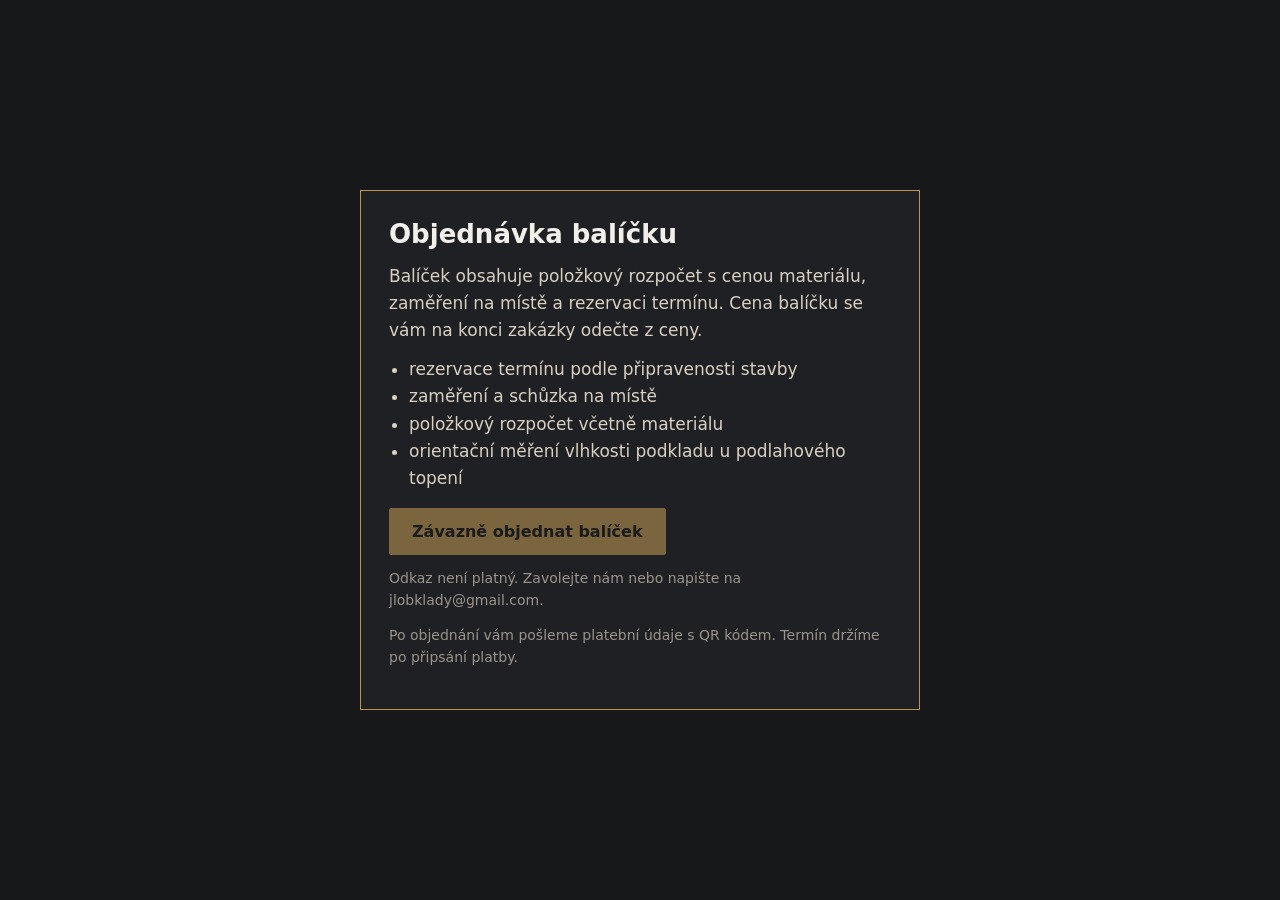
<file: balicek.html>
<!doctype html>
<html lang="cs">
<head>
<meta charset="utf-8">
<meta name="viewport" content="width=device-width,initial-scale=1">
<meta name="robots" content="noindex">
<title>Objednávka balíčku – JL-OBKLADY</title>
<style>
:root{--ink:#17181a;--slab:#1f2023;--stone:#d9d0c3;--porc:#f2efea;--brass:#b99350;--mut:#9a958c}
*{box-sizing:border-box;margin:0}
body{background:var(--ink);color:var(--porc);font:17px/1.6 system-ui,-apple-system,Segoe UI,Roboto,sans-serif;min-height:100vh;display:grid;place-items:center;padding:20px}
main{max-width:560px;width:100%;border:1px solid var(--brass);padding:28px;background:var(--slab)}
h1{font-size:26px;line-height:1.2;margin-bottom:12px}
p{color:var(--stone);margin-bottom:12px}
.btn{display:inline-block;padding:13px 22px;border:1px solid var(--brass);background:var(--brass);color:#17181a;font:600 16px system-ui,sans-serif;border-radius:2px;cursor:pointer;text-decoration:none}
.btn[disabled]{opacity:.6;cursor:wait}
.err{color:#e8a09a}
.small{font-size:14px;color:var(--mut)}
ul{padding-left:20px;margin:0 0 16px;color:var(--stone)}
</style>
</head>
<body>
<main id="m">
 <h1>Objednávka balíčku</h1>
 <p>Balíček obsahuje položkový rozpočet s cenou materiálu, zaměření na místě a rezervaci termínu. Cena balíčku se vám na konci zakázky odečte z ceny.</p>
 <ul>
  <li>rezervace termínu podle připravenosti stavby</li>
  <li>zaměření a schůzka na místě</li>
  <li>položkový rozpočet včetně materiálu</li>
  <li>orientační měření vlhkosti podkladu u podlahového topení</li>
 </ul>
 <button class="btn" id="go" type="button">Závazně objednat balíček</button>
 <p class="small" id="st" role="status" aria-live="polite" style="margin-top:12px"></p>
 <p class="small">Po objednání vám pošleme platební údaje s QR kódem. Termín držíme po připsání platby.</p>
</main>
<script>
(function(){
 var API='https://abmlhxkufkphmkqjjvwi.supabase.co/functions/v1/balicek';
 var token=(new URLSearchParams(location.search)).get('t')||'';
 var m=document.getElementById('m'), st=document.getElementById('st'), go=document.getElementById('go');
 if(!/^[0-9a-f-]{36}$/i.test(token)){go.disabled=true;st.className='small err';st.textContent='Odkaz není platný. Zavolejte nám nebo napište na jlobklady@gmail.com.';return}
 go.addEventListener('click',async function(){
  go.disabled=true; st.className='small'; st.textContent='Odesílám…';
  try{
   var r=await fetch(API,{method:'POST',headers:{'Content-Type':'application/json'},body:JSON.stringify({token:token})});
   var d={}; try{d=await r.json()}catch(_){}
   if(r.ok&&d.ok){m.innerHTML='<h1>Děkujeme, balíček jsme přijali.</h1><p>Brzy se vám ozveme a pošleme platební údaje s QR kódem. Po zaplacení s vámi domluvíme termín zaměření.</p>';return}
   st.className='small err'; st.textContent=d.error||'Odeslání se nepodařilo. Zkuste to prosím znovu nebo nám zavolejte.';
  }catch(e){st.className='small err';st.textContent='Odeslání se nepodařilo, zkontrolujte připojení nebo nám zavolejte.'}
  go.disabled=false;
 });
})();
</script>
</body>
</html>
</file>
<file: assets/fonts.css>
@font-face{font-family:'Archivo';font-style:normal;font-display:swap;font-weight:100 900;font-stretch:62% 125%;src:url(/assets/fonts/archivo-latin-ext-wdth-normal.woff2) format('woff2');unicode-range:U+0100-02BA,U+02BD-02C5,U+02C7-02CC,U+02CE-02D7,U+02DD-02FF,U+0304,U+0308,U+0329,U+1D00-1DBF,U+1E00-1E9F,U+1EF2-1EFF,U+2020,U+20A0-20AB,U+20AD-20C0,U+2113,U+2C60-2C7F,U+A720-A7FF}
@font-face{font-family:'Archivo';font-style:normal;font-display:swap;font-weight:100 900;font-stretch:62% 125%;src:url(/assets/fonts/archivo-latin-wdth-normal.woff2) format('woff2');unicode-range:U+0000-00FF,U+0131,U+0152-0153,U+02BB-02BC,U+02C6,U+02DA,U+02DC,U+0304,U+0308,U+0329,U+2000-206F,U+20AC,U+2122,U+2191,U+2193,U+2212,U+2215,U+FEFF,U+FFFD}
@font-face{font-family:'Instrument Sans';font-style:normal;font-display:swap;font-weight:400 700;src:url(/assets/fonts/instrument-sans-latin-ext-wght-normal.woff2) format('woff2');unicode-range:U+0100-02BA,U+02BD-02C5,U+02C7-02CC,U+02CE-02D7,U+02DD-02FF,U+0304,U+0308,U+0329,U+1D00-1DBF,U+1E00-1E9F,U+1EF2-1EFF,U+2020,U+20A0-20AB,U+20AD-20C0,U+2113,U+2C60-2C7F,U+A720-A7FF}
@font-face{font-family:'Instrument Sans';font-style:normal;font-display:swap;font-weight:400 700;src:url(/assets/fonts/instrument-sans-latin-wght-normal.woff2) format('woff2');unicode-range:U+0000-00FF,U+0131,U+0152-0153,U+02BB-02BC,U+02C6,U+02DA,U+02DC,U+0304,U+0308,U+0329,U+2000-206F,U+20AC,U+2122,U+2191,U+2193,U+2212,U+2215,U+FEFF,U+FFFD}
</file>
<file: assets/site.css>
:root{--ink:#17181a;--slab:#1f2023;--joint:#34353a;--stone:#d9d0c3;--porc:#f2efea;--brass:#b99350;--mut:#9a958c;
--h:'Archivo',sans-serif;--b:'Instrument Sans',system-ui,sans-serif}
*{box-sizing:border-box;margin:0}
html{scroll-behavior:smooth}
#poptavka{scroll-margin-top:84px}
body{background:var(--ink);color:var(--porc);font:400 17px/1.6 var(--b)}
a{color:inherit}
:focus-visible{outline:2px solid var(--brass);outline-offset:3px}
.wrap{max-width:1160px;margin:0 auto;padding:0 20px}
h1,h2,h3{font-family:var(--h);font-stretch:112%;font-weight:600;line-height:1.05;letter-spacing:-.01em}
h2{font-size:clamp(30px,4.6vw,52px);max-width:16ch}
p{max-width:62ch}
header{position:sticky;top:0;z-index:5;background:rgba(23,24,26,.92);backdrop-filter:blur(8px);border-bottom:1px solid var(--joint)}
header .wrap{display:flex;align-items:center;justify-content:space-between;height:64px}
.logo{font:700 20px var(--h);font-stretch:120%;text-decoration:none;letter-spacing:.02em}
.logo b{color:var(--brass)}
nav{display:flex;gap:22px;align-items:center;font-size:15px}
nav a{text-decoration:none;color:var(--stone)}nav a:hover{color:#fff}
.btn{display:inline-block;padding:13px 22px;border:1px solid var(--brass);background:var(--brass);color:#17181a;font:600 16px var(--b);text-decoration:none;border-radius:2px;cursor:pointer}
.btn.ghost{background:transparent;color:var(--porc)}
.btn:hover{filter:brightness(1.1)}

/* hero: podlaha z dlaždic s vyznačenými spárami */
.hero{position:relative;overflow:hidden;padding:clamp(56px,9vw,120px) 0 clamp(44px,6vw,80px)}
.floor{position:absolute;inset:0;display:grid;grid-template-columns:repeat(8,1fr);grid-auto-rows:1fr;gap:3px;background:var(--joint);opacity:.55;
 -webkit-mask-image:linear-gradient(100deg,transparent 18%,#000 75%);mask-image:linear-gradient(100deg,transparent 18%,#000 75%)}
.floor i{background:linear-gradient(145deg,#2a2b2f,#202125);opacity:0;animation:lay .5s ease-out forwards}
.floor i:nth-child(3n){background:linear-gradient(145deg,#2f2e2d,#232221)}
@keyframes lay{to{opacity:1}}
.hero .wrap{position:relative}
.hero h1{font-size:clamp(38px,6.6vw,86px);max-width:16ch}
.hero p{margin:26px 0 34px;font-size:clamp(18px,2vw,21px);color:var(--stone)}
.cta{display:flex;gap:12px;flex-wrap:wrap}
.dim{position:absolute;right:20px;bottom:-40px;font:500 13px var(--b);color:var(--mut);display:none}
.trust{margin:16px 0 0;font-size:15px;color:var(--mut)}
.trust b{color:var(--porc);font-weight:600}
.stats{display:grid;grid-template-columns:repeat(3,minmax(0,1fr));gap:20px;margin-top:56px;padding-top:26px;border-top:1px solid var(--joint)}
.stats div{border-left:2px solid var(--brass);padding-left:16px}
.stats .n{display:block;font:700 clamp(40px,6vw,72px)/1 var(--h);font-stretch:118%;color:var(--porc);font-variant-numeric:tabular-nums}
.stats .n i{font-style:normal;color:var(--brass)}
.stats .t{display:block;margin-top:6px;font-size:15px;color:var(--stone)}
@media(max-width:560px){.stats{grid-template-columns:1fr;gap:18px}}
.hyd .kick{margin:14px 0 0;font:600 clamp(18px,2.2vw,24px) var(--h);font-stretch:108%;color:var(--brass)}
.order{list-style:none;padding:0;margin:40px 0 0;display:grid;grid-template-columns:repeat(4,minmax(0,1fr));gap:0;counter-reset:o}
.order li{counter-increment:o;position:relative;padding:18px 14px 18px 16px;border:1px solid var(--joint);margin-left:-1px;background:var(--slab);font-size:16px;color:var(--stone)}
.order li::before{content:counter(o);display:block;font:700 22px var(--h);color:var(--mut);margin-bottom:4px}
.order li.key{background:var(--brass);border-color:var(--brass);color:#17181a;font-weight:600}
.order li.key::before{color:#17181a}
.order li small{display:block;font-weight:400;font-size:13px;margin-top:2px;opacity:.85}
@media(max-width:700px){.order{grid-template-columns:1fr 1fr}.order li{margin-left:0;margin-top:-1px}}
.hyd .checks{margin-top:34px}
.feat{display:grid;grid-template-columns:repeat(auto-fit,minmax(260px,1fr));gap:18px;margin-top:44px}
.feat div{border:1px solid var(--joint);background:var(--slab);padding:22px}
.feat h3{font-size:clamp(20px,2.2vw,26px);margin-bottom:12px}
.feat ul{list-style:none;padding:0;display:grid;gap:7px;color:var(--stone);font-size:16px}
.feat li{position:relative;padding-left:18px}
.feat li::before{content:"";position:absolute;left:0;top:.62em;width:8px;height:8px;background:var(--brass)}
.facts{display:flex;gap:30px;flex-wrap:wrap;margin-top:60px;padding-top:22px;border-top:1px solid var(--joint);color:var(--stone);font-size:15px}
.facts span::before{content:"";display:inline-block;width:8px;height:8px;background:var(--brass);margin-right:10px}

section{padding:clamp(60px,9vw,110px) 0;border-top:1px solid var(--joint)}
.lead{color:var(--stone);margin:18px 0 0}
.rows{margin-top:44px;border-top:1px solid var(--joint)}
.row{display:grid;grid-template-columns:minmax(0,1fr) minmax(0,1.4fr);gap:10px 40px;padding:26px 0;border-bottom:1px solid var(--joint)}
.row h3{font-size:clamp(22px,2.6vw,30px)}
.row p{color:var(--stone)}
@media(max-width:760px){.row{grid-template-columns:1fr}}

/* galerie – místa pro skutečné fotografie */
.gal{display:grid;grid-template-columns:repeat(12,1fr);gap:12px;margin-top:44px}
.ph{position:relative;min-height:220px;background:linear-gradient(135deg,#2b2c30,#1c1d20);border:1px solid var(--joint);display:flex;align-items:flex-end;padding:14px;color:var(--mut);font-size:14px}
.gal .ph:nth-child(1){grid-column:span 7;min-height:380px}.gal .ph:nth-child(2){grid-column:span 5}
.gal .ph:nth-child(3){grid-column:span 4}.gal .ph:nth-child(4){grid-column:span 4}.gal .ph:nth-child(5){grid-column:span 4}
@media(max-width:760px){.gal .ph:nth-child(n){grid-column:span 12;min-height:200px}}

/* Jolly */
.jolly{display:grid;grid-template-columns:1fr 1fr;gap:50px;align-items:center}
.jolly svg{width:100%;height:auto;background:var(--slab);border:1px solid var(--joint)}
.cmp{display:grid;grid-template-columns:1fr 1fr;gap:20px;margin-top:28px}
.cmp h3{font-size:19px;margin-bottom:6px;font-stretch:100%}
.cmp p{font-size:15px;color:var(--stone)}
@media(max-width:860px){.jolly{grid-template-columns:1fr}}

/* postup */
.steps{display:grid;grid-template-columns:repeat(6,1fr);gap:0;margin-top:44px;counter-reset:s}
.steps li{list-style:none;padding:22px 16px 0 0;border-top:2px solid var(--brass);counter-increment:s}
.steps li::before{content:counter(s);display:block;font:700 34px var(--h);font-stretch:120%;color:var(--brass);margin-bottom:8px}
.steps b{display:block;font:600 19px var(--h);font-stretch:105%;margin-bottom:4px}
.steps span{font-size:15px;color:var(--stone)}
@media(max-width:860px){.steps{grid-template-columns:1fr;gap:18px}}

.two{display:grid;grid-template-columns:1fr 1fr;gap:50px}
@media(max-width:860px){.two{grid-template-columns:1fr}}
form{display:grid;gap:14px}
label{font-size:15px;color:var(--stone);display:grid;gap:6px}
input,select,textarea{width:100%;background:var(--slab);border:1px solid var(--joint);color:var(--porc);padding:12px;font:inherit;border-radius:2px}
textarea{min-height:120px}
.g2{display:grid;grid-template-columns:1fr 1fr;gap:14px}
@media(max-width:520px){.g2{grid-template-columns:1fr}}
.small{font-size:14px;color:var(--mut)}
footer{border-top:1px solid var(--joint);padding:34px 0;color:var(--mut);font-size:15px}
footer .wrap{display:flex;justify-content:space-between;gap:20px;flex-wrap:wrap}
/* partneři – světlý pás, loga jsou navržená na bílé */
.social{display:flex;gap:10px 22px;flex-wrap:wrap;margin-top:22px}
.social a{color:var(--stone);text-decoration:none;border-bottom:1px solid var(--brass);padding-bottom:2px}
.social a:hover{color:#fff}
.offer{margin:6px 0 26px;padding:22px;border:1px solid var(--brass)}
.offer .price{font-size:40px;line-height:1.1;font-weight:700;color:#fff;margin-bottom:6px}
.offer .price small{font-size:14px;font-weight:400;color:var(--stone);margin-left:6px}
.offer .credit{margin-bottom:16px}
.checks{list-style:none;padding:0;margin:0 0 14px}
.checks li{position:relative;padding:0 0 12px 32px}
.checks li::before{content:"\2713";position:absolute;left:0;top:0;color:var(--brass);font-weight:700;font-size:20px}
.rooms{border:1px solid var(--joint);padding:16px;display:grid;gap:12px;min-width:0}
.rooms legend{padding:0 8px;color:var(--stone);font:600 16px var(--b)}
.room{border:1px solid var(--joint);background:var(--slab);padding:14px;display:grid;gap:10px}
.room .rh{display:flex;justify-content:space-between;align-items:center;gap:10px}
.room .rh b{font:600 16px var(--b);color:var(--porc)}
.room .rm{background:none;border:0;color:var(--mut);font:inherit;text-decoration:underline;cursor:pointer;padding:4px}
.room .g3{display:grid;grid-template-columns:1fr 1fr 1fr;gap:10px}
.room .opts{display:grid;gap:8px}
.room .sub{display:none;grid-template-columns:1fr 1fr;gap:10px;padding-left:28px}
.room .sub.on{display:grid}
.room .sub[data-sub=niche]{grid-template-columns:1fr 1fr 1fr 1fr}
@media(max-width:560px){.room .sub[data-sub=niche]{grid-template-columns:1fr 1fr}}
.offer h3{font-size:22px;margin-bottom:8px}
@media(max-width:560px){.room .g3{grid-template-columns:1fr 1fr}.room .g3 label:first-child{grid-column:1/3}}
.hp{position:absolute;left:-9999px;width:1px;height:1px;overflow:hidden}
label.check{display:flex;gap:10px;align-items:flex-start;font-size:15px}
label.check input{width:auto;margin-top:5px;flex:none}
.fs{min-height:1.4em;font-size:15px}
.fs.err{color:#e8a39a}
.btn[disabled]{opacity:.6;cursor:wait}
.thanks{padding:26px;border:1px solid var(--brass)}
.thanks h3{font-size:26px;margin-bottom:8px}
@media(prefers-reduced-motion:reduce){.floor i{animation:none;opacity:1}html{scroll-behavior:auto}}

.stav-head{padding-bottom:28px}
.stav-head .kick{font:600 clamp(16px,2vw,20px) var(--h);font-stretch:108%;color:var(--brass);margin:0 0 12px}
.stavba{position:relative;height:min(82svh,820px);min-height:520px;background:var(--ink);border-top:1px solid var(--joint);border-bottom:1px solid var(--joint)}
.stavba iframe{position:absolute;inset:0;width:100%;height:100%;border:0;display:block;background:var(--ink)}
.stavba .poster{position:absolute;inset:0;display:flex;flex-direction:column;align-items:center;justify-content:center;gap:18px;text-align:center;padding:24px;background:radial-gradient(90% 80% at 50% 40%,var(--slab),var(--ink))}
.stavba .poster p{margin:0;color:var(--stone);max-width:34ch}
.stavba.on .poster{display:none}
.steps3d{list-style:none;padding:0;margin:36px 0 0;display:grid;grid-template-columns:repeat(auto-fill,minmax(min(100%,300px),1fr));gap:0;counter-reset:st}
.steps3d li{counter-increment:st;border:1px solid var(--joint);margin:0 -1px -1px 0;padding:18px 18px 20px;background:var(--slab)}
.steps3d li::before{content:counter(st,decimal-leading-zero);display:block;font:700 20px var(--h);color:var(--brass);margin-bottom:6px}
.steps3d b{display:block;font:600 18px var(--h);font-stretch:108%;color:var(--porc);margin-bottom:6px}
.steps3d span{display:block;font-size:15px;color:var(--stone);line-height:1.55}
.hero .more{margin:22px 0 -6px;font-size:16px}
.hero .more a{color:var(--brass);text-underline-offset:4px}

/* menu */
nav a[aria-current=page]{color:#fff;border-bottom:1px solid var(--brass)}
section[id],div[id=poptavka]{scroll-margin-top:70px}
@media(max-width:860px){nav{gap:16px;font-size:14px}}
@media(min-width:761px){.burger{display:none}}
@media(max-width:760px){
 .burger{display:inline-flex;align-items:center;gap:8px;margin-left:auto;background:none;border:1px solid var(--brass);color:var(--porc);font:600 15px var(--b);padding:9px 14px;border-radius:2px;cursor:pointer}
 .burger svg{transition:transform .2s}
 .burger .t2{display:none}
 header.open .burger{background:var(--brass);color:#17181a}
 header.open .burger .t1{display:none}
 header.open .burger .t2{display:inline}
 header.open .burger svg{transform:rotate(180deg)}
 nav{display:none;position:absolute;top:64px;left:0;right:0;flex-direction:column;align-items:stretch;gap:0;background:var(--ink);border-bottom:1px solid var(--joint);font-size:19px;box-shadow:0 24px 40px rgba(0,0,0,.5)}
 header.open nav{display:flex}
 nav a{padding:17px 20px;border-top:1px solid var(--joint)}
 nav a[aria-current=page]{border-bottom:0;border-left:3px solid var(--brass);color:#fff}
 nav a.btn{margin:16px 20px 20px;text-align:center;border-top:1px solid var(--brass)}
}
.call{position:fixed;right:14px;bottom:14px;z-index:6;display:flex;flex-direction:column;align-items:flex-end;gap:8px}
.call-menu{display:none;flex-direction:column;gap:6px;background:var(--slab);border:1px solid var(--brass);border-radius:2px;padding:8px;min-width:210px}
.call.open .call-menu{display:flex}
.call-menu a{color:var(--porc);text-decoration:none;font:600 16px var(--b);padding:12px 14px;border:1px solid var(--joint);border-radius:2px;display:block}
.call-menu a small{display:block;font-weight:400;font-size:13px;color:var(--mut);margin-top:2px}
.call.hide{display:none}
@media(min-width:761px){.call{display:none}}
/* rozcestník na hlavní stránce */
.tease{display:grid;grid-template-columns:minmax(0,1fr) minmax(0,1.1fr);gap:clamp(24px,5vw,56px);align-items:center}
.tease img{display:block;width:100%;height:auto;border:1px solid var(--joint);background:var(--slab)}
.tease .cta{margin-top:26px}
@media(max-width:860px){.tease{grid-template-columns:1fr}.tease .pic{order:-1}}
.area{margin-top:18px;color:var(--stone);font-size:16px}
.area b{color:var(--porc);font-weight:600}
.more-link{display:inline-block;margin-top:30px;color:var(--brass);text-underline-offset:4px}
.sub-hero{padding-top:clamp(30px,5vw,56px);padding-bottom:clamp(18px,3vw,30px)}
.sub-hero h1{font-size:clamp(32px,4.6vw,58px);max-width:24ch}
.hint{margin:14px 0 0;font-size:14px;color:var(--mut)}
.sub-hero .lead{max-width:60ch}
details.steps-d{margin-top:34px;border:1px solid var(--joint);background:var(--slab)}
details.steps-d summary{cursor:pointer;list-style:none;padding:18px 20px;font:600 19px var(--h);font-stretch:108%;display:flex;justify-content:space-between;gap:12px;align-items:center}
details.steps-d summary::-webkit-details-marker{display:none}
details.steps-d summary::after{content:"+";font:400 28px/1 var(--b);color:var(--brass)}
details.steps-d[open] summary::after{content:"\2212"}
details.steps-d .steps3d{margin:0;padding:0 0 1px 0;border-top:1px solid var(--joint)}
.cta-band{margin-top:44px;padding:28px;border:1px solid var(--brass);display:flex;gap:18px 30px;flex-wrap:wrap;align-items:center;justify-content:space-between}
.cta-band p{margin:0;font:600 clamp(20px,2.6vw,28px) var(--h);font-stretch:108%;max-width:28ch}
.stavba.page{height:min(86svh,900px)}
@media(max-width:760px){.stavba.page{height:calc(100svh - 64px);min-height:480px}}
footer nav{display:flex;gap:6px 22px;flex-wrap:wrap;font-size:15px}
footer nav a{color:var(--mut)}
@media(max-width:760px){footer nav{position:static;display:flex;flex-direction:row;background:none;box-shadow:none;font-size:15px}footer nav a{padding:0;border:0}}

/* srovnání */
.cmpbox{position:relative;aspect-ratio:16/10;overflow:hidden;border:1px solid var(--joint);touch-action:pan-y;user-select:none;-webkit-user-select:none;cursor:ew-resize;background:var(--slab)}
.cmpbox img{position:absolute;inset:0;width:100%;height:100%;object-fit:cover;-webkit-user-drag:none}
.cmpbox .ours{clip-path:inset(0 50% 0 0)}
.cmpbox .tag{position:absolute;top:10px;padding:5px 11px;background:rgba(23,24,26,.82);color:var(--porc);font:600 13px var(--b);transition:opacity .2s}
.cmpbox .tag.l{left:10px}.cmpbox .tag.r{right:10px}
.cmpbox .handle{position:absolute;top:0;bottom:0;left:50%;width:2px;background:var(--brass);pointer-events:none}
.cmpbox .handle i{position:absolute;top:50%;left:50%;transform:translate(-50%,-50%);width:42px;height:42px;border-radius:50%;background:var(--brass);color:#17181a;font:700 15px/42px var(--b);text-align:center;font-style:normal;box-shadow:0 2px 10px rgba(0,0,0,.4)}
#cmpR{display:none;width:100%;margin-top:14px;accent-color:var(--brass)}
@media(min-width:761px){#cmpR{display:block}}
.cmp2{display:grid;gap:16px;margin-top:28px}
@media(min-width:761px){.cmp2{grid-template-columns:1fr 1fr}}
.cmp2>div{border:1px solid var(--joint);padding:20px;background:var(--slab)}
.cmp2 h2{font-size:20px;margin:0 0 10px}
.cmp2 .us h2{color:var(--brass)}.cmp2 .them{color:var(--mut)}
.cmp2 ul{list-style:none;margin:0;padding:0;display:grid;gap:8px;font-size:15px}
.moreform{border:1px solid var(--joint);padding:0 16px;margin:6px 0 4px;background:var(--slab)}
.moreform>summary{cursor:pointer;padding:14px 0;font:600 15px var(--b);color:var(--brass);list-style:none}
.moreform>summary::-webkit-details-marker{display:none}
.moreform>summary::before{content:"+";display:inline-block;width:18px;font-weight:700}
.moreform[open]>summary::before{content:"−"}
.moreform[open]{padding-bottom:16px}
@media(max-width:860px){.two>.info{order:2}}
#cc{position:fixed;left:16px;right:16px;bottom:16px;z-index:60;max-width:640px;margin:0 auto;background:var(--slab);border:1px solid var(--brass);padding:16px 18px;display:flex;gap:14px 20px;align-items:center;flex-wrap:wrap;box-shadow:0 10px 40px rgba(0,0,0,.5)}
#cc p{margin:0;flex:1 1 260px;font-size:15px;line-height:1.5;color:var(--stone)}
#cc div{display:flex;gap:10px;flex-wrap:wrap}
#cc .btn{padding:10px 16px;font-size:15px}
.legal{max-width:760px;padding-bottom:60px}
.legal h2{max-width:none;font-size:clamp(20px,2.4vw,26px);margin:34px 0 10px}
.legal p,.legal li{line-height:1.65;color:var(--stone)}
.legal ul{padding-left:20px;margin:10px 0}
.legal a{color:var(--porc);border-bottom:1px solid var(--brass);text-decoration:none}
footer .fid{flex:1 1 100%;margin:0;font-size:13px;line-height:1.55}
.legal h3,.legal h5{font-size:18px;margin:18px 0 6px;color:var(--porc)}
.cktab{border:1px solid var(--joint);margin:10px 0 14px}
.ckrow{display:grid;grid-template-columns:130px 1fr;gap:6px 18px;padding:14px 16px;border-top:1px solid var(--joint);color:var(--stone);font-size:15px;line-height:1.55}
.ckrow:first-child{border-top:0}
.ckrow b{color:#fff;word-break:break-all}
@media(max-width:640px){.ckrow{grid-template-columns:1fr}}
.legal h5{font-size:16px;font-weight:700}
form p.small a{color:var(--porc);border-bottom:1px solid var(--brass);text-decoration:none}

/* Úvodní nadpis: slova dosednou jako dlaždice, pak se pod „A vydrží.“ vykreslí mosazná spára */
.lay .w{display:inline-block;opacity:0;transform:translateY(.5em) scale(.96);animation:layTile .55s cubic-bezier(.2,.8,.2,1) forwards;animation-delay:calc(var(--i)*.09s + .1s)}
@keyframes layTile{60%{opacity:1}to{opacity:1;transform:none}}
.lay .em{position:relative;display:inline-block;color:var(--brass)}
.lay .em::after{content:"";position:absolute;left:0;bottom:-.06em;height:.06em;width:100%;background:var(--brass);transform:scaleX(0);transform-origin:left;animation:layJoint .9s 1.1s cubic-bezier(.6,0,.2,1) forwards}
@keyframes layJoint{to{transform:scaleX(1)}}
/* Postup stavby: kroky se blíží zepředu a po dosednutí zůstanou statické */
.steps3d.fly{perspective:1000px;perspective-origin:50% 25%}
.steps3d.fly li{opacity:0;transform:translateZ(-520px) scale(.94);filter:blur(5px);transition:opacity .7s ease,transform .9s cubic-bezier(.2,.8,.2,1),filter .7s ease}
.steps3d.fly li.in{opacity:1;transform:none;filter:none}
@media (prefers-reduced-motion:reduce){.lay .w{opacity:1;transform:none;animation:none}.lay .em::after{transform:none;animation:none}.steps3d.fly li{opacity:1;transform:none;filter:none;transition:none}}
/* Kroky postupu: při najetí myší se karta lehce zvětší a po odjetí se vrátí; na dotykových telefonech jen při stisku */
.steps3d li{position:relative}
.steps3d li.done{transition:transform .25s ease,box-shadow .25s ease,border-color .25s ease,background .25s ease;transition-delay:0s!important}
@media (hover:hover) and (prefers-reduced-motion:no-preference){
 .steps3d li:hover,.steps3d.fly li.in:hover{transform:scale(1.045);z-index:2;border-color:var(--brass);background:#26272b;box-shadow:0 18px 40px rgba(0,0,0,.55)}
 .steps3d.fly li:not(.in):hover{transform:translateZ(-520px) scale(.94)}
}
@media (hover:none) and (prefers-reduced-motion:no-preference){
 .steps3d li:active,.steps3d.fly li.in:active{transform:scale(1.02);border-color:var(--brass)}
}
/* Jak probíhá spolupráce: kroky 1 až 5 postupně přilétají zprava na své místo */
#postup{overflow-x:clip}
.steps.fly li{opacity:0;transform:translateX(90px);transition:opacity .6s ease,transform .8s cubic-bezier(.2,.8,.2,1)}
.steps.fly li.in{opacity:1;transform:none}
@media (prefers-reduced-motion:reduce){.steps.fly li{opacity:1;transform:none;transition:none}}
/* Nadpisy sekcí na úvodní stránce: zvednou se na místo a pod nimi se vykreslí mosazná spára */
.rv{opacity:0;transform:translateY(.45em);transition:opacity .7s ease,transform .8s cubic-bezier(.2,.8,.2,1)}
.rv.in{opacity:1;transform:none}
.rv::after{content:"";display:block;height:3px;width:0;margin-top:.35em;background:var(--brass);transition:width .8s .35s cubic-bezier(.6,0,.2,1)}
.rv.in::after{width:56px}
.rv.rv-z{transform:perspective(800px) translate3d(0,.2em,-220px);filter:blur(4px);transition:opacity .8s ease,transform 1s cubic-bezier(.2,.8,.2,1),filter .8s ease}
.rv.rv-z.in{transform:none;filter:none}
.rv.rw{opacity:1;transform:none}
.rw .w{display:inline-block;opacity:0;transform:translateY(.5em) scale(.96);transition:opacity .5s ease,transform .55s cubic-bezier(.2,.8,.2,1);transition-delay:calc(var(--i)*.09s)}
.rw.in .w{opacity:1;transform:none}
.rw .em{color:var(--brass)}
.rv .hl{transition:color .6s .55s ease}
.rv.in .hl{color:var(--brass)}
.bt{opacity:0;transform:translateY(14px) scale(.97);transition:opacity .6s .5s ease,transform .7s .5s cubic-bezier(.2,.8,.2,1)}
.bt.in{opacity:1;transform:none}
.rv.st,.rv.st::after,.rv.st .w,.bt.st{transition:none!important}
@media (max-width:760px){.rv{transition-duration:.5s,.6s}.rv::after{transition-duration:.6s}.rw .w{transition-duration:.4s,.45s}}
@media (prefers-reduced-motion:reduce){.rv,.rw .w,.bt{opacity:1;transform:none;filter:none;transition:none}.rv::after{width:56px;transition:none}}
</file>
<file: assets/gallery.css>
.pj{padding:clamp(48px,7vw,84px) 0;border-top:1px solid var(--joint)}
.pj h2{max-width:none;font-size:clamp(26px,3.6vw,40px)}
.pj .loc{color:var(--brass);font:600 15px var(--h);font-stretch:108%;letter-spacing:.04em;text-transform:uppercase;margin-bottom:10px}
.tags{display:flex;flex-wrap:wrap;gap:8px;margin:18px 0 0;padding:0;list-style:none}
.tags li{border:1px solid var(--joint);background:var(--slab);padding:6px 12px;font-size:14px;color:var(--stone)}
.pj h3{font-size:18px;margin:34px 0 12px;color:var(--stone);font-weight:600}
.gal{display:grid;grid-template-columns:repeat(auto-fill,minmax(210px,1fr));gap:8px}
.gal button{all:unset;cursor:zoom-in;display:block;aspect-ratio:3/4;overflow:hidden;background:var(--slab);border:1px solid var(--joint)}
.gal button:focus-visible{outline:2px solid var(--brass);outline-offset:2px}
.gal img{width:100%;height:100%;object-fit:cover;display:block;transition:transform .3s}
.gal button:hover img{transform:scale(1.03)}
.gal.before button{aspect-ratio:4/3}
.ba{position:relative;max-width:560px;aspect-ratio:3/4;overflow:hidden;border:1px solid var(--joint);margin-top:8px;user-select:none;touch-action:pan-y;background:var(--slab)}
.ba img{position:absolute;inset:0;width:100%;height:100%;object-fit:cover;pointer-events:none}
.ba .top{clip-path:inset(0 50% 0 0)}
.ba input{position:absolute;inset:0;width:100%;height:100%;opacity:0;cursor:ew-resize;margin:0}
.ba .bar{position:absolute;top:0;bottom:0;left:50%;width:2px;background:var(--brass);pointer-events:none}
.ba .bar::after{content:"";position:absolute;top:50%;left:50%;width:34px;height:34px;margin:-17px;border-radius:50%;background:var(--brass);box-shadow:0 0 0 4px rgba(23,24,26,.5)}
.ba .lb{position:absolute;bottom:10px;padding:3px 10px;background:rgba(23,24,26,.8);font-size:13px;font-weight:600;letter-spacing:.06em;text-transform:uppercase;pointer-events:none}
.ba .l1{left:10px}.ba .l2{right:10px}
.ba:focus-within{outline:2px solid var(--brass)}
#lb{position:fixed;inset:0;z-index:50;background:rgba(10,10,12,.95);display:none;align-items:center;justify-content:center}
#lb.on{display:flex}
#lb img{max-width:94vw;max-height:84vh;object-fit:contain}
#lb .cap{position:absolute;bottom:14px;left:0;right:0;text-align:center;color:var(--stone);font-size:15px;padding:0 60px}
#lb button{position:absolute;background:rgba(31,32,35,.9);color:var(--porc);border:1px solid var(--joint);width:46px;height:46px;font-size:22px;cursor:pointer}
#lb .x{top:14px;right:14px}#lb .p{left:10px;top:50%;margin-top:-23px}#lb .n{right:10px;top:50%;margin-top:-23px}
.nota{margin-top:40px;color:var(--mut);font-size:15px;max-width:62ch}
</file>
<file: stavba/assets/index-U8UzWMEP.css>
@layer properties{@supports (((-webkit-hyphens:none)) and (not (margin-trim:block))) or ((-moz-orient:inline) and (not (color:rgb(from red r g b)))){*,:before,:after,::backdrop{--tw-translate-x:0;--tw-translate-y:0;--tw-translate-z:0;--tw-rotate-x:initial;--tw-rotate-y:initial;--tw-rotate-z:initial;--tw-skew-x:initial;--tw-skew-y:initial;--tw-border-style:solid;--tw-leading:initial;--tw-font-weight:initial;--tw-tracking:initial;--tw-ordinal:initial;--tw-slashed-zero:initial;--tw-numeric-figure:initial;--tw-numeric-spacing:initial;--tw-numeric-fraction:initial;--tw-shadow:0 0 #0000;--tw-shadow-color:initial;--tw-shadow-alpha:100%;--tw-inset-shadow:0 0 #0000;--tw-inset-shadow-color:initial;--tw-inset-shadow-alpha:100%;--tw-ring-color:initial;--tw-ring-shadow:0 0 #0000;--tw-inset-ring-color:initial;--tw-inset-ring-shadow:0 0 #0000;--tw-ring-inset:initial;--tw-ring-offset-width:0px;--tw-ring-offset-color:#fff;--tw-ring-offset-shadow:0 0 #0000;--tw-outline-style:solid;--tw-backdrop-blur:initial;--tw-backdrop-brightness:initial;--tw-backdrop-contrast:initial;--tw-backdrop-grayscale:initial;--tw-backdrop-hue-rotate:initial;--tw-backdrop-invert:initial;--tw-backdrop-opacity:initial;--tw-backdrop-saturate:initial;--tw-backdrop-sepia:initial;--tw-duration:initial;--tw-blur:initial;--tw-brightness:initial;--tw-contrast:initial;--tw-grayscale:initial;--tw-hue-rotate:initial;--tw-invert:initial;--tw-opacity:initial;--tw-saturate:initial;--tw-sepia:initial;--tw-drop-shadow:initial;--tw-drop-shadow-color:initial;--tw-drop-shadow-alpha:100%;--tw-drop-shadow-size:initial;--tw-animation-delay:0s;--tw-animation-direction:normal;--tw-animation-duration:initial;--tw-animation-fill-mode:none;--tw-animation-iteration-count:1;--tw-enter-blur:0;--tw-enter-opacity:1;--tw-enter-rotate:0;--tw-enter-scale:1;--tw-enter-translate-x:0;--tw-enter-translate-y:0;--tw-exit-blur:0;--tw-exit-opacity:1;--tw-exit-rotate:0;--tw-exit-scale:1;--tw-exit-translate-x:0;--tw-exit-translate-y:0}}}@layer theme{:root,:host{--font-sans:"Instrument Sans", ui-sans-serif, system-ui, sans-serif;--font-mono:ui-monospace, SFMono-Regular, Menlo, Monaco, Consolas, "Liberation Mono", "Courier New", monospace;--spacing:.25rem;--text-xs:.75rem;--text-xs--line-height:calc(1 / .75);--text-sm:.875rem;--text-sm--line-height:calc(1.25 / .875);--text-xl:1.25rem;--text-xl--line-height:calc(1.75 / 1.25);--text-2xl:1.5rem;--text-2xl--line-height:calc(2 / 1.5);--text-4xl:2.25rem;--text-4xl--line-height:calc(2.5 / 2.25);--font-weight-medium:500;--font-weight-semibold:600;--font-weight-bold:700;--tracking-wide:.025em;--leading-tight:1.25;--leading-relaxed:1.625;--blur-sm:8px;--blur-md:12px;--default-transition-duration:.15s;--default-transition-timing-function:cubic-bezier(.4, 0, .2, 1);--default-font-family:"Instrument Sans", ui-sans-serif, system-ui, sans-serif;--default-mono-font-family:var(--font-mono);--font-display:"Archivo", ui-sans-serif, system-ui, sans-serif;--color-brass:var(--brass);--color-background:var(--background);--color-foreground:var(--foreground);--color-border:var(--border)}}@layer base{*,:after,:before,::backdrop{box-sizing:border-box;border:0 solid;margin:0;padding:0}::file-selector-button{box-sizing:border-box;border:0 solid;margin:0;padding:0}html,:host{-webkit-text-size-adjust:100%;tab-size:4;line-height:1.5;font-family:var(--default-font-family,-apple-system, BlinkMacSystemFont, "Segoe UI", Roboto, "Helvetica Neue", "Noto Sans", Arial, sans-serif, "Apple Color Emoji", "Segoe UI Emoji", "Segoe UI Symbol", "Noto Color Emoji");font-feature-settings:var(--default-font-feature-settings,normal);font-variation-settings:var(--default-font-variation-settings,normal);-webkit-tap-highlight-color:transparent}hr{height:0;color:inherit;border-top-width:1px}abbr:where([title]){-webkit-text-decoration:underline dotted;text-decoration:underline dotted}h1,h2,h3,h4,h5,h6{font-size:inherit;font-weight:inherit}a{color:inherit;-webkit-text-decoration:inherit;text-decoration:inherit}b,strong{font-weight:bolder}code,kbd,samp,pre{font-family:var(--default-mono-font-family,ui-monospace, SFMono-Regular, Menlo, Monaco, Consolas, "Liberation Mono", "Courier New", monospace);font-feature-settings:var(--default-mono-font-feature-settings,normal);font-variation-settings:var(--default-mono-font-variation-settings,normal);font-size:1em}small{font-size:80%}sub,sup{vertical-align:baseline;font-size:75%;line-height:0;position:relative}sub{bottom:-.25em}sup{top:-.5em}table{text-indent:0;border-color:inherit;border-collapse:collapse}:-moz-focusring:where(:not(iframe)){outline:auto}progress{vertical-align:baseline}summary{display:list-item}ol,ul,menu{list-style:none}img,svg,video,canvas,audio,iframe,embed,object{vertical-align:middle;display:block}img,video{max-width:100%;height:auto}button,input,select,optgroup,textarea{font:inherit;font-feature-settings:inherit;font-variation-settings:inherit;letter-spacing:inherit;color:inherit;opacity:1;background-color:#0000;border-radius:0}::file-selector-button{font:inherit;font-feature-settings:inherit;font-variation-settings:inherit;letter-spacing:inherit;color:inherit;opacity:1;background-color:#0000;border-radius:0}:where(select:is([multiple],[size])) optgroup{font-weight:bolder}:where(select:is([multiple],[size])) optgroup option{padding-inline-start:20px}::file-selector-button{margin-inline-end:4px}::placeholder{opacity:1}@supports (not ((-webkit-appearance:-apple-pay-button))) or (contain-intrinsic-size:1px){::placeholder{color:currentColor}@supports (color:color-mix(in lab,red,red)){::placeholder{color:color-mix(in oklab,currentcolor 50%,transparent)}}}textarea{resize:vertical}::-webkit-search-decoration{-webkit-appearance:none}::-webkit-date-and-time-value{min-height:1lh;text-align:inherit}::-webkit-datetime-edit{display:inline-flex}::-webkit-datetime-edit-fields-wrapper{padding:0}::-webkit-datetime-edit{padding-block:0}::-webkit-datetime-edit-year-field{padding-block:0}::-webkit-datetime-edit-month-field{padding-block:0}::-webkit-datetime-edit-day-field{padding-block:0}::-webkit-datetime-edit-hour-field{padding-block:0}::-webkit-datetime-edit-minute-field{padding-block:0}::-webkit-datetime-edit-second-field{padding-block:0}::-webkit-datetime-edit-millisecond-field{padding-block:0}::-webkit-datetime-edit-meridiem-field{padding-block:0}::-webkit-calendar-picker-indicator{line-height:1}:-moz-ui-invalid{box-shadow:none}button,input:where([type=button],[type=reset],[type=submit]){appearance:button}::file-selector-button{appearance:button}::-webkit-inner-spin-button{height:auto}::-webkit-outer-spin-button{height:auto}[hidden]:where(:not([hidden=until-found])){display:none!important}*{border-color:var(--color-border)}html{scroll-behavior:smooth}body{background-color:var(--color-background);color:var(--color-foreground);font-family:var(--font-sans);-webkit-font-smoothing:antialiased}h1,h2,h3{font-family:var(--font-display);letter-spacing:-.01em;font-stretch:112%}:focus-visible{outline:2px solid var(--color-brass);outline-offset:3px}}@layer components;@layer utilities{.pointer-events-none{pointer-events:none}.visible{visibility:visible}.absolute{position:absolute}.relative{position:relative}.inset-0{inset:0}.inset-x-0{inset-inline:0}.inset-x-3{inset-inline:calc(var(--spacing) * 3)}.top-0{top:0}.top-1\/2{top:50%}.top-4{top:calc(var(--spacing) * 4)}.top-16{top:calc(var(--spacing) * 16)}.right-4{right:calc(var(--spacing) * 4)}.right-6{right:calc(var(--spacing) * 6)}.bottom-0{bottom:0}.bottom-\[76px\]{bottom:76px}.left-0{left:0}.left-1\/2{left:50%}.left-4{left:calc(var(--spacing) * 4)}.isolate{isolation:isolate}.z-10{z-index:10}.z-20{z-index:20}.container{width:100%}@media(min-width:40rem){.container{max-width:40rem}}@media(min-width:48rem){.container{max-width:48rem}}@media(min-width:64rem){.container{max-width:64rem}}@media(min-width:80rem){.container{max-width:80rem}}@media(min-width:96rem){.container{max-width:96rem}}.-mx-1{margin-inline:calc(var(--spacing) * -1)}.mx-1{margin-inline:var(--spacing)}.mt-1\.5{margin-top:calc(var(--spacing) * 1.5)}.mt-2{margin-top:calc(var(--spacing) * 2)}.mt-3{margin-top:calc(var(--spacing) * 3)}.mt-4{margin-top:calc(var(--spacing) * 4)}.-ml-px{margin-left:-1px}.scrollbar-none::-webkit-scrollbar{display:none}.block{display:block}.contents{display:contents}.flex{display:flex}.grid{display:grid}.hidden{display:none}.inline-flex{display:inline-flex}.size-1\.5{width:calc(var(--spacing) * 1.5);height:calc(var(--spacing) * 1.5)}.size-2{width:calc(var(--spacing) * 2);height:calc(var(--spacing) * 2)}.size-2\.5{width:calc(var(--spacing) * 2.5);height:calc(var(--spacing) * 2.5)}.size-3\.5{width:calc(var(--spacing) * 3.5);height:calc(var(--spacing) * 3.5)}.size-4{width:calc(var(--spacing) * 4);height:calc(var(--spacing) * 4)}.size-5{width:calc(var(--spacing) * 5);height:calc(var(--spacing) * 5)}.size-8{width:calc(var(--spacing) * 8);height:calc(var(--spacing) * 8)}.size-10{width:calc(var(--spacing) * 10);height:calc(var(--spacing) * 10)}.h-1{height:var(--spacing)}.h-5{height:calc(var(--spacing) * 5)}.h-6{height:calc(var(--spacing) * 6)}.h-8{height:calc(var(--spacing) * 8)}.h-9{height:calc(var(--spacing) * 9)}.h-10{height:calc(var(--spacing) * 10)}.h-16{height:calc(var(--spacing) * 16)}.h-auto{height:auto}.h-full{height:100%}.h-svh{height:100svh}.max-h-\[30\%\]{max-height:30%}.max-h-\[38\%\]{max-height:38%}.w-6{width:calc(var(--spacing) * 6)}.w-9{width:calc(var(--spacing) * 9)}.w-full{width:100%}.w-px{width:1px}.max-w-\[14ch\]{max-width:14ch}.min-w-0{min-width:0}.flex-1{flex:1}.shrink-0{flex-shrink:0}.origin-left{transform-origin:0}.-translate-x-1\/2{--tw-translate-x: -50% ;translate:var(--tw-translate-x) var(--tw-translate-y)}.-translate-y-1\/2{--tw-translate-y: -50% ;translate:var(--tw-translate-x) var(--tw-translate-y)}.-translate-y-full{--tw-translate-y:-100%;translate:var(--tw-translate-x) var(--tw-translate-y)}.transform{transform:var(--tw-rotate-x, ) var(--tw-rotate-y, ) var(--tw-rotate-z, ) var(--tw-skew-x, ) var(--tw-skew-y, )}.cursor-pointer{cursor:pointer}.resize{resize:both}.scrollbar-none{scrollbar-width:none}.grid-cols-2{grid-template-columns:repeat(2,minmax(0,1fr))}.grid-cols-3{grid-template-columns:repeat(3,minmax(0,1fr))}.flex-col{flex-direction:column}.flex-wrap{flex-wrap:wrap}.place-items-center{place-items:center}.items-baseline{align-items:baseline}.items-center{align-items:center}.justify-between{justify-content:space-between}.justify-center{justify-content:center}.justify-start{justify-content:flex-start}.gap-0\.5{gap:calc(var(--spacing) * .5)}.gap-1{gap:var(--spacing)}.gap-2{gap:calc(var(--spacing) * 2)}.gap-3{gap:calc(var(--spacing) * 3)}.gap-5{gap:calc(var(--spacing) * 5)}.gap-px{gap:1px}.gap-x-3{column-gap:calc(var(--spacing) * 3)}.gap-y-2{row-gap:calc(var(--spacing) * 2)}.truncate{text-overflow:ellipsis;white-space:nowrap;overflow:hidden}.overflow-hidden{overflow:hidden}.overflow-x-auto{overflow-x:auto}.overflow-y-auto{overflow-y:auto}.rounded{border-radius:.25rem}.rounded-full{border-radius:2147483647px}.rounded-md{border-radius:calc(var(--radius) - 2px)}.rounded-none{border-radius:0}.border{border-style:var(--tw-border-style);border-width:1px}.border-t{border-top-style:var(--tw-border-style);border-top-width:1px}.border-b{border-bottom-style:var(--tw-border-style);border-bottom-width:1px}.border-l{border-left-style:var(--tw-border-style);border-left-width:1px}.border-brass,.border-brass\/70{border-color:var(--brass)}@supports (color:color-mix(in lab,red,red)){.border-brass\/70{border-color:color-mix(in oklab,var(--brass) 70%,transparent)}}.border-input{border-color:var(--input)}.border-joint{border-color:var(--joint)}.border-transparent{border-color:#0000}.bg-background,.bg-background\/80{background-color:var(--background)}@supports (color:color-mix(in lab,red,red)){.bg-background\/80{background-color:color-mix(in oklab,var(--background) 80%,transparent)}}.bg-background\/90{background-color:var(--background)}@supports (color:color-mix(in lab,red,red)){.bg-background\/90{background-color:color-mix(in oklab,var(--background) 90%,transparent)}}.bg-brass{background-color:var(--brass)}.bg-destructive{background-color:var(--destructive)}.bg-joint{background-color:var(--joint)}.bg-primary{background-color:var(--primary)}.bg-secondary{background-color:var(--secondary)}.bg-slab,.bg-slab\/70{background-color:var(--slab)}@supports (color:color-mix(in lab,red,red)){.bg-slab\/70{background-color:color-mix(in oklab,var(--slab) 70%,transparent)}}.fill-current{fill:currentColor}.p-3{padding:calc(var(--spacing) * 3)}.p-6{padding:calc(var(--spacing) * 6)}.px-0{padding-inline:0}.px-1{padding-inline:var(--spacing)}.px-2{padding-inline:calc(var(--spacing) * 2)}.px-2\.5{padding-inline:calc(var(--spacing) * 2.5)}.px-3{padding-inline:calc(var(--spacing) * 3)}.px-4{padding-inline:calc(var(--spacing) * 4)}.px-8{padding-inline:calc(var(--spacing) * 8)}.py-1{padding-block:var(--spacing)}.py-1\.5{padding-block:calc(var(--spacing) * 1.5)}.py-2{padding-block:calc(var(--spacing) * 2)}.py-2\.5{padding-block:calc(var(--spacing) * 2.5)}.py-3{padding-block:calc(var(--spacing) * 3)}.pr-2{padding-right:calc(var(--spacing) * 2)}.pb-2{padding-bottom:calc(var(--spacing) * 2)}.pl-4{padding-left:calc(var(--spacing) * 4)}.text-center{text-align:center}.text-left{text-align:left}.kicker{font-family:var(--font-sans);letter-spacing:.22em;text-transform:uppercase;color:var(--color-brass);font-size:.72rem;font-weight:600}.font-display-wide{font-family:var(--font-display);font-stretch:118%}.text-2xl{font-size:var(--text-2xl);line-height:var(--tw-leading,var(--text-2xl--line-height))}.text-sm{font-size:var(--text-sm);line-height:var(--tw-leading,var(--text-sm--line-height))}.text-xl{font-size:var(--text-xl);line-height:var(--tw-leading,var(--text-xl--line-height))}.text-xs{font-size:var(--text-xs);line-height:var(--tw-leading,var(--text-xs--line-height))}.text-\[11px\]{font-size:11px}.leading-\[1\.05\]{--tw-leading:1.05;line-height:1.05}.leading-none{--tw-leading:1;line-height:1}.leading-relaxed{--tw-leading:var(--leading-relaxed);line-height:var(--leading-relaxed)}.leading-tight{--tw-leading:var(--leading-tight);line-height:var(--leading-tight)}.font-bold{--tw-font-weight:var(--font-weight-bold);font-weight:var(--font-weight-bold)}.font-medium{--tw-font-weight:var(--font-weight-medium);font-weight:var(--font-weight-medium)}.font-semibold{--tw-font-weight:var(--font-weight-semibold);font-weight:var(--font-weight-semibold)}.tracking-wide{--tw-tracking:var(--tracking-wide);letter-spacing:var(--tracking-wide)}.whitespace-normal{white-space:normal}.whitespace-nowrap{white-space:nowrap}.text-brass{color:var(--brass)}.text-destructive-foreground{color:var(--destructive-foreground)}.text-foreground{color:var(--foreground)}.text-muted-foreground{color:var(--muted-foreground)}.text-primary{color:var(--primary)}.text-primary-foreground{color:var(--primary-foreground)}.text-secondary-foreground{color:var(--secondary-foreground)}.text-stone{color:var(--stone)}.tabular-nums{--tw-numeric-spacing:tabular-nums;font-variant-numeric:var(--tw-ordinal, ) var(--tw-slashed-zero, ) var(--tw-numeric-figure, ) var(--tw-numeric-spacing, ) var(--tw-numeric-fraction, )}.underline-offset-4{text-underline-offset:4px}.opacity-0{opacity:0}.opacity-100{opacity:1}.shadow,.shadow-sm{--tw-shadow:0 1px 3px 0 var(--tw-shadow-color,#0000001a), 0 1px 2px -1px var(--tw-shadow-color,#0000001a);box-shadow:var(--tw-inset-shadow),var(--tw-inset-ring-shadow),var(--tw-ring-offset-shadow),var(--tw-ring-shadow),var(--tw-shadow)}.ring{--tw-ring-shadow:var(--tw-ring-inset, ) 0 0 0 calc(1px + var(--tw-ring-offset-width)) var(--tw-ring-color,currentcolor);box-shadow:var(--tw-inset-shadow),var(--tw-inset-ring-shadow),var(--tw-ring-offset-shadow),var(--tw-ring-shadow),var(--tw-shadow)}.glass-panel{background:var(--glass);-webkit-backdrop-filter:blur(14px)saturate(1.2);border:1px solid var(--joint);box-shadow:var(--shadow-panel)}.outline{outline-style:var(--tw-outline-style);outline-width:1px}.backdrop-blur-md{--tw-backdrop-blur:blur(var(--blur-md));-webkit-backdrop-filter:var(--tw-backdrop-blur, ) var(--tw-backdrop-brightness, ) var(--tw-backdrop-contrast, ) var(--tw-backdrop-grayscale, ) var(--tw-backdrop-hue-rotate, ) var(--tw-backdrop-invert, ) var(--tw-backdrop-opacity, ) var(--tw-backdrop-saturate, ) var(--tw-backdrop-sepia, );backdrop-filter:var(--tw-backdrop-blur, ) var(--tw-backdrop-brightness, ) var(--tw-backdrop-contrast, ) var(--tw-backdrop-grayscale, ) var(--tw-backdrop-hue-rotate, ) var(--tw-backdrop-invert, ) var(--tw-backdrop-opacity, ) var(--tw-backdrop-saturate, ) var(--tw-backdrop-sepia, )}.backdrop-blur-sm{--tw-backdrop-blur:blur(var(--blur-sm));-webkit-backdrop-filter:var(--tw-backdrop-blur, ) var(--tw-backdrop-brightness, ) var(--tw-backdrop-contrast, ) var(--tw-backdrop-grayscale, ) var(--tw-backdrop-hue-rotate, ) var(--tw-backdrop-invert, ) var(--tw-backdrop-opacity, ) var(--tw-backdrop-saturate, ) var(--tw-backdrop-sepia, );backdrop-filter:var(--tw-backdrop-blur, ) var(--tw-backdrop-brightness, ) var(--tw-backdrop-contrast, ) var(--tw-backdrop-grayscale, ) var(--tw-backdrop-hue-rotate, ) var(--tw-backdrop-invert, ) var(--tw-backdrop-opacity, ) var(--tw-backdrop-saturate, ) var(--tw-backdrop-sepia, )}.transition{transition-property:color,background-color,border-color,outline-color,text-decoration-color,fill,stroke,--tw-gradient-from,--tw-gradient-via,--tw-gradient-to,opacity,box-shadow,transform,translate,scale,rotate,filter,-webkit-backdrop-filter,backdrop-filter,display,content-visibility,overlay,pointer-events;transition-timing-function:var(--tw-ease,var(--default-transition-timing-function));transition-duration:var(--tw-duration,var(--default-transition-duration))}.transition-all{transition-property:all;transition-timing-function:var(--tw-ease,var(--default-transition-timing-function));transition-duration:var(--tw-duration,var(--default-transition-duration))}.transition-colors{transition-property:color,background-color,border-color,outline-color,text-decoration-color,fill,stroke,--tw-gradient-from,--tw-gradient-via,--tw-gradient-to;transition-timing-function:var(--tw-ease,var(--default-transition-timing-function));transition-duration:var(--tw-duration,var(--default-transition-duration))}.transition-opacity{transition-property:opacity;transition-timing-function:var(--tw-ease,var(--default-transition-timing-function));transition-duration:var(--tw-duration,var(--default-transition-duration))}.duration-700{--tw-duration:.7s;transition-duration:.7s}.will-change-transform{will-change:transform}.select-none{-webkit-user-select:none;user-select:none}.running{animation-play-state:running}.scene-shade{background:var(--gradient-scene-shade)}@media(hover:hover){.hover\:bg-accent:hover{background-color:var(--accent)}.hover\:bg-brass:hover{background-color:var(--brass)}.hover\:bg-destructive\/90:hover{background-color:var(--destructive)}@supports (color:color-mix(in lab,red,red)){.hover\:bg-destructive\/90:hover{background-color:color-mix(in oklab,var(--destructive) 90%,transparent)}}.hover\:bg-primary\/90:hover{background-color:var(--primary)}@supports (color:color-mix(in lab,red,red)){.hover\:bg-primary\/90:hover{background-color:color-mix(in oklab,var(--primary) 90%,transparent)}}.hover\:bg-secondary\/80:hover{background-color:var(--secondary)}@supports (color:color-mix(in lab,red,red)){.hover\:bg-secondary\/80:hover{background-color:color-mix(in oklab,var(--secondary) 80%,transparent)}}.hover\:text-accent-foreground:hover{color:var(--accent-foreground)}.hover\:text-brass:hover{color:var(--brass)}.hover\:text-foreground:hover{color:var(--foreground)}.hover\:text-primary-foreground:hover{color:var(--primary-foreground)}.hover\:text-stone:hover{color:var(--stone)}.hover\:underline:hover{text-decoration-line:underline}.hover\:brightness-110:hover{--tw-brightness:brightness(110%);filter:var(--tw-blur, ) var(--tw-brightness, ) var(--tw-contrast, ) var(--tw-grayscale, ) var(--tw-hue-rotate, ) var(--tw-invert, ) var(--tw-saturate, ) var(--tw-sepia, ) var(--tw-drop-shadow, )}}.focus-visible\:ring-1:focus-visible{--tw-ring-shadow:var(--tw-ring-inset, ) 0 0 0 calc(1px + var(--tw-ring-offset-width)) var(--tw-ring-color,currentcolor);box-shadow:var(--tw-inset-shadow),var(--tw-inset-ring-shadow),var(--tw-ring-offset-shadow),var(--tw-ring-shadow),var(--tw-shadow)}.focus-visible\:ring-ring:focus-visible{--tw-ring-color:var(--ring)}.focus-visible\:outline-none:focus-visible{--tw-outline-style:none;outline-style:none}.disabled\:pointer-events-none:disabled{pointer-events:none}.disabled\:cursor-not-allowed:disabled{cursor:not-allowed}.disabled\:opacity-50:disabled{opacity:.5}@media(min-width:48rem){.md\:inset-x-auto{inset-inline:auto}.md\:top-7{top:calc(var(--spacing) * 7)}.md\:bottom-24{bottom:calc(var(--spacing) * 24)}.md\:left-8{left:calc(var(--spacing) * 8)}.md\:mt-3{margin-top:calc(var(--spacing) * 3)}.md\:block{display:block}.md\:grid{display:grid}.md\:inline{display:inline}.md\:size-9{width:calc(var(--spacing) * 9);height:calc(var(--spacing) * 9)}.md\:h-7{height:calc(var(--spacing) * 7)}.md\:max-h-\[calc\(100\%-12rem\)\]{max-height:calc(100% - 12rem)}.md\:w-\[27rem\]{width:27rem}.md\:flex-wrap{flex-wrap:wrap}.md\:gap-3{gap:calc(var(--spacing) * 3)}.md\:overflow-visible{overflow:visible}.md\:p-6{padding:calc(var(--spacing) * 6)}.md\:px-3{padding-inline:calc(var(--spacing) * 3)}.md\:px-4{padding-inline:calc(var(--spacing) * 4)}.md\:px-6{padding-inline:calc(var(--spacing) * 6)}.md\:text-sm{font-size:var(--text-sm);line-height:var(--tw-leading,var(--text-sm--line-height))}.md\:text-xs{font-size:var(--text-xs);line-height:var(--tw-leading,var(--text-xs--line-height))}.md\:text-\[1\.9rem\]{font-size:1.9rem}.md\:text-\[1\.75rem\]{font-size:1.75rem}.md\:text-\[15px\]{font-size:15px}}@media(min-width:64rem){.lg\:block{display:block}.lg\:text-4xl{font-size:var(--text-4xl);line-height:var(--tw-leading,var(--text-4xl--line-height))}}.\[\&_svg\]\:pointer-events-none svg{pointer-events:none}.\[\&_svg\]\:size-4 svg{width:calc(var(--spacing) * 4);height:calc(var(--spacing) * 4)}.\[\&_svg\]\:shrink-0 svg{flex-shrink:0}}@property --tw-animation-delay{syntax:"*";inherits:false;initial-value:0s}@property --tw-animation-direction{syntax:"*";inherits:false;initial-value:normal}@property --tw-animation-duration{syntax:"*";inherits:false}@property --tw-animation-fill-mode{syntax:"*";inherits:false;initial-value:none}@property --tw-animation-iteration-count{syntax:"*";inherits:false;initial-value:1}@property --tw-enter-blur{syntax:"*";inherits:false;initial-value:0}@property --tw-enter-opacity{syntax:"*";inherits:false;initial-value:1}@property --tw-enter-rotate{syntax:"*";inherits:false;initial-value:0}@property --tw-enter-scale{syntax:"*";inherits:false;initial-value:1}@property --tw-enter-translate-x{syntax:"*";inherits:false;initial-value:0}@property --tw-enter-translate-y{syntax:"*";inherits:false;initial-value:0}@property --tw-exit-blur{syntax:"*";inherits:false;initial-value:0}@property --tw-exit-opacity{syntax:"*";inherits:false;initial-value:1}@property --tw-exit-rotate{syntax:"*";inherits:false;initial-value:0}@property --tw-exit-scale{syntax:"*";inherits:false;initial-value:1}@property --tw-exit-translate-x{syntax:"*";inherits:false;initial-value:0}@property --tw-exit-translate-y{syntax:"*";inherits:false;initial-value:0}:root{--radius:.125rem;--ink:oklch(20.9% .004 264.5);--slab:oklch(24.4% .006 271.2);--joint:oklch(33% .009 276.9);--stone:oklch(86.1% .02 77.3);--porc:oklch(95.3% .007 80.7);--brass:oklch(68.5% .097 80.2);--brass-soft:oklch(68.5% .097 80.2/.18);--glass:oklch(20.9% .004 264.5/.72);--background:var(--ink);--foreground:var(--porc);--card:var(--slab);--card-foreground:var(--porc);--popover:var(--slab);--popover-foreground:var(--porc);--primary:var(--brass);--primary-foreground:var(--ink);--secondary:var(--slab);--secondary-foreground:var(--porc);--muted:var(--slab);--muted-foreground:oklch(67.1% .014 82.4);--accent:var(--brass);--accent-foreground:var(--ink);--destructive:oklch(57.7% .245 27.325);--destructive-foreground:var(--porc);--border:var(--joint);--input:var(--joint);--ring:var(--brass);--chart-1:var(--brass);--chart-2:var(--stone);--chart-3:var(--joint);--chart-4:var(--porc);--chart-5:oklch(67.1% .014 82.4);--sidebar:var(--slab);--sidebar-foreground:var(--porc);--sidebar-primary:var(--brass);--sidebar-primary-foreground:var(--ink);--sidebar-accent:var(--joint);--sidebar-accent-foreground:var(--porc);--sidebar-border:var(--joint);--sidebar-ring:var(--brass);--shadow-panel:0 24px 60px -24px oklch(0% 0 0/.7);--gradient-scene-shade:linear-gradient(180deg, oklch(20.9% .004 264.5/.7) 0%, oklch(20.9% .004 264.5/0) 22%, oklch(20.9% .004 264.5/0) 58%, oklch(20.9% .004 264.5/.85) 100%)}@keyframes caption-in{0%{opacity:0;filter:blur(6px);transform:translateY(14px)}to{opacity:1;filter:none;transform:none}}@keyframes tile-pulse{0%,to{opacity:.25}50%{opacity:1}}@keyframes ping-ring{0%{opacity:.9;transform:scale(.7)}to{opacity:0;transform:scale(2.2)}}.animate-caption-in{animation:.7s cubic-bezier(.2,.8,.2,1) both caption-in}.animate-tile-pulse{animation:1.4s ease-in-out infinite tile-pulse}.animate-ping-ring{animation:1.8s ease-out infinite ping-ring}@media(prefers-reduced-motion:reduce){.animate-caption-in,.animate-tile-pulse,.animate-ping-ring{animation:none}}@property --tw-translate-x{syntax:"*";inherits:false;initial-value:0}@property --tw-translate-y{syntax:"*";inherits:false;initial-value:0}@property --tw-translate-z{syntax:"*";inherits:false;initial-value:0}@property --tw-rotate-x{syntax:"*";inherits:false}@property --tw-rotate-y{syntax:"*";inherits:false}@property --tw-rotate-z{syntax:"*";inherits:false}@property --tw-skew-x{syntax:"*";inherits:false}@property --tw-skew-y{syntax:"*";inherits:false}@property --tw-border-style{syntax:"*";inherits:false;initial-value:solid}@property --tw-leading{syntax:"*";inherits:false}@property --tw-font-weight{syntax:"*";inherits:false}@property --tw-tracking{syntax:"*";inherits:false}@property --tw-ordinal{syntax:"*";inherits:false}@property --tw-slashed-zero{syntax:"*";inherits:false}@property --tw-numeric-figure{syntax:"*";inherits:false}@property --tw-numeric-spacing{syntax:"*";inherits:false}@property --tw-numeric-fraction{syntax:"*";inherits:false}@property --tw-shadow{syntax:"*";inherits:false;initial-value:0 0 #0000}@property --tw-shadow-color{syntax:"*";inherits:false}@property --tw-shadow-alpha{syntax:"<percentage>";inherits:false;initial-value:100%}@property --tw-inset-shadow{syntax:"*";inherits:false;initial-value:0 0 #0000}@property --tw-inset-shadow-color{syntax:"*";inherits:false}@property --tw-inset-shadow-alpha{syntax:"<percentage>";inherits:false;initial-value:100%}@property --tw-ring-color{syntax:"*";inherits:false}@property --tw-ring-shadow{syntax:"*";inherits:false;initial-value:0 0 #0000}@property --tw-inset-ring-color{syntax:"*";inherits:false}@property --tw-inset-ring-shadow{syntax:"*";inherits:false;initial-value:0 0 #0000}@property --tw-ring-inset{syntax:"*";inherits:false}@property --tw-ring-offset-width{syntax:"<length>";inherits:false;initial-value:0}@property --tw-ring-offset-color{syntax:"*";inherits:false;initial-value:#fff}@property --tw-ring-offset-shadow{syntax:"*";inherits:false;initial-value:0 0 #0000}@property --tw-outline-style{syntax:"*";inherits:false;initial-value:solid}@property --tw-backdrop-blur{syntax:"*";inherits:false}@property --tw-backdrop-brightness{syntax:"*";inherits:false}@property --tw-backdrop-contrast{syntax:"*";inherits:false}@property --tw-backdrop-grayscale{syntax:"*";inherits:false}@property --tw-backdrop-hue-rotate{syntax:"*";inherits:false}@property --tw-backdrop-invert{syntax:"*";inherits:false}@property --tw-backdrop-opacity{syntax:"*";inherits:false}@property --tw-backdrop-saturate{syntax:"*";inherits:false}@property --tw-backdrop-sepia{syntax:"*";inherits:false}@property --tw-duration{syntax:"*";inherits:false}@property --tw-blur{syntax:"*";inherits:false}@property --tw-brightness{syntax:"*";inherits:false}@property --tw-contrast{syntax:"*";inherits:false}@property --tw-grayscale{syntax:"*";inherits:false}@property --tw-hue-rotate{syntax:"*";inherits:false}@property --tw-invert{syntax:"*";inherits:false}@property --tw-opacity{syntax:"*";inherits:false}@property --tw-saturate{syntax:"*";inherits:false}@property --tw-sepia{syntax:"*";inherits:false}@property --tw-drop-shadow{syntax:"*";inherits:false}@property --tw-drop-shadow-color{syntax:"*";inherits:false}@property --tw-drop-shadow-alpha{syntax:"<percentage>";inherits:false;initial-value:100%}@property --tw-drop-shadow-size{syntax:"*";inherits:false}
</file>
